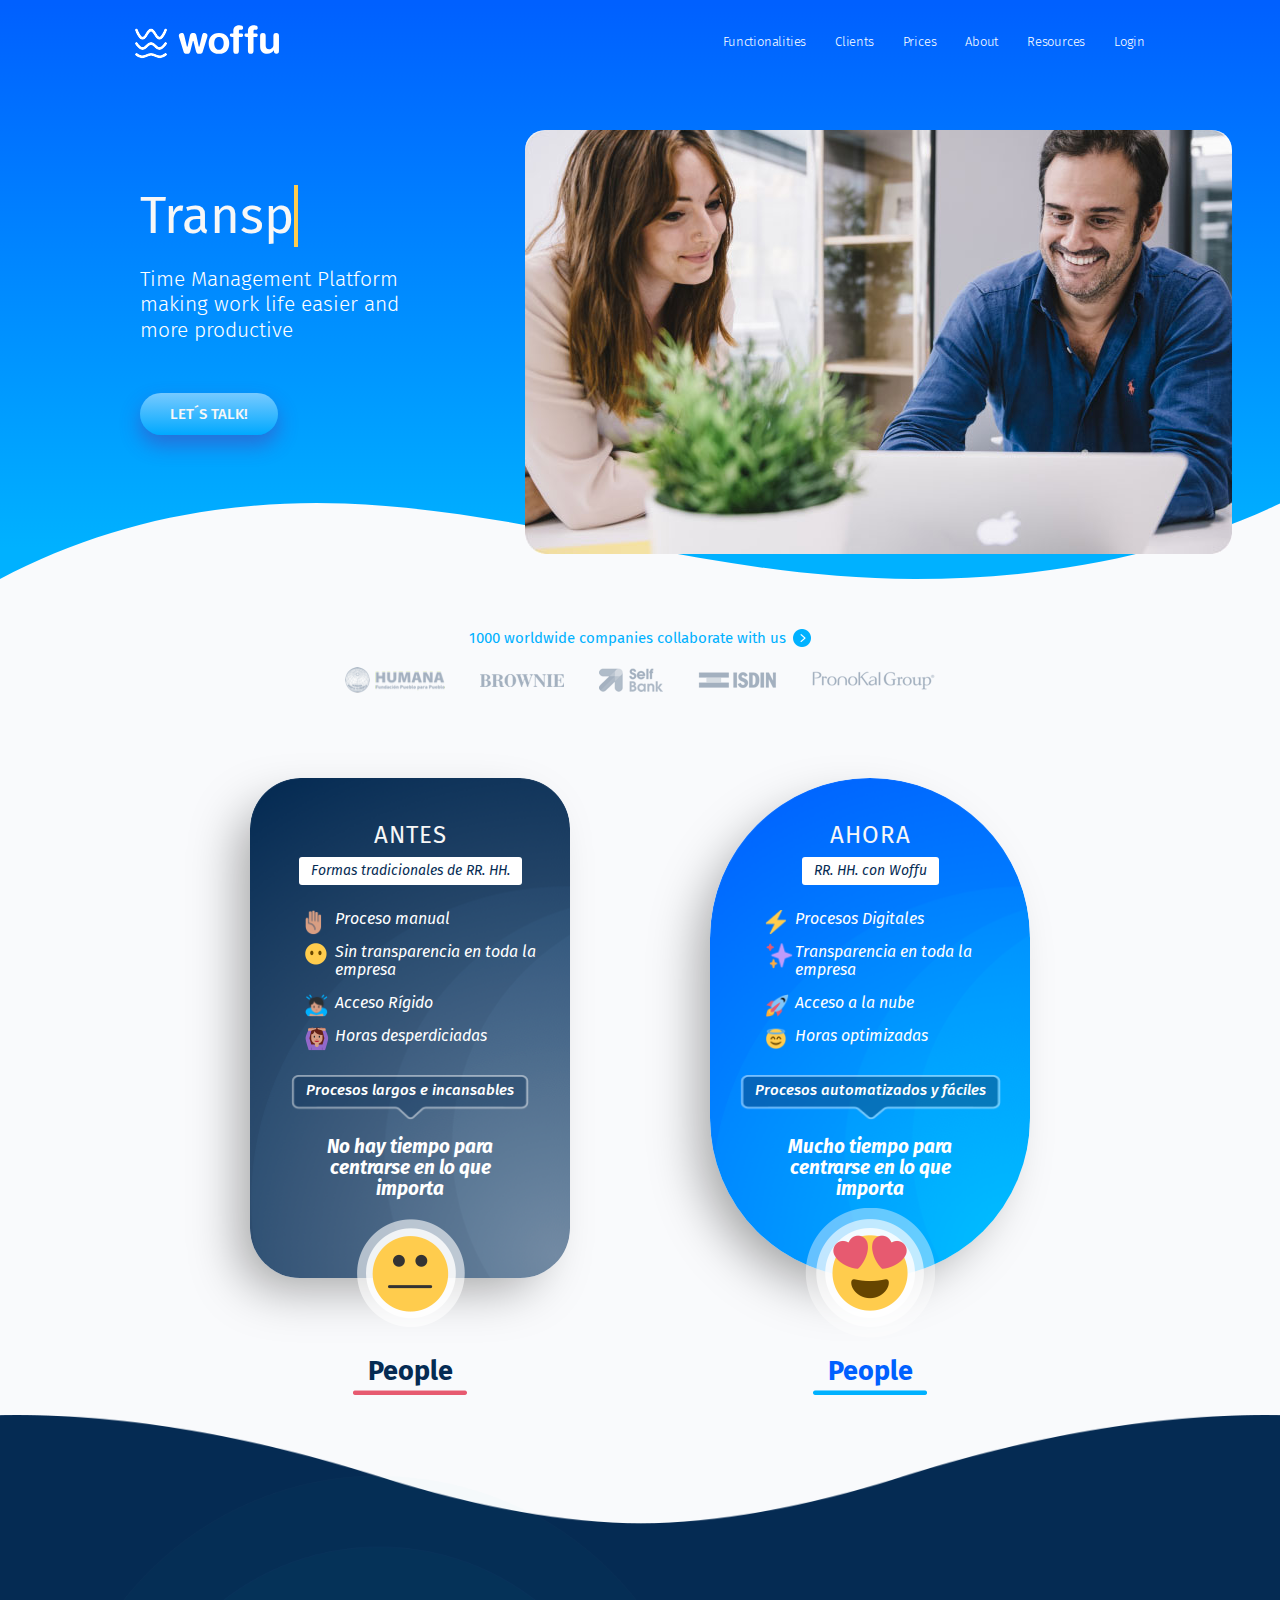
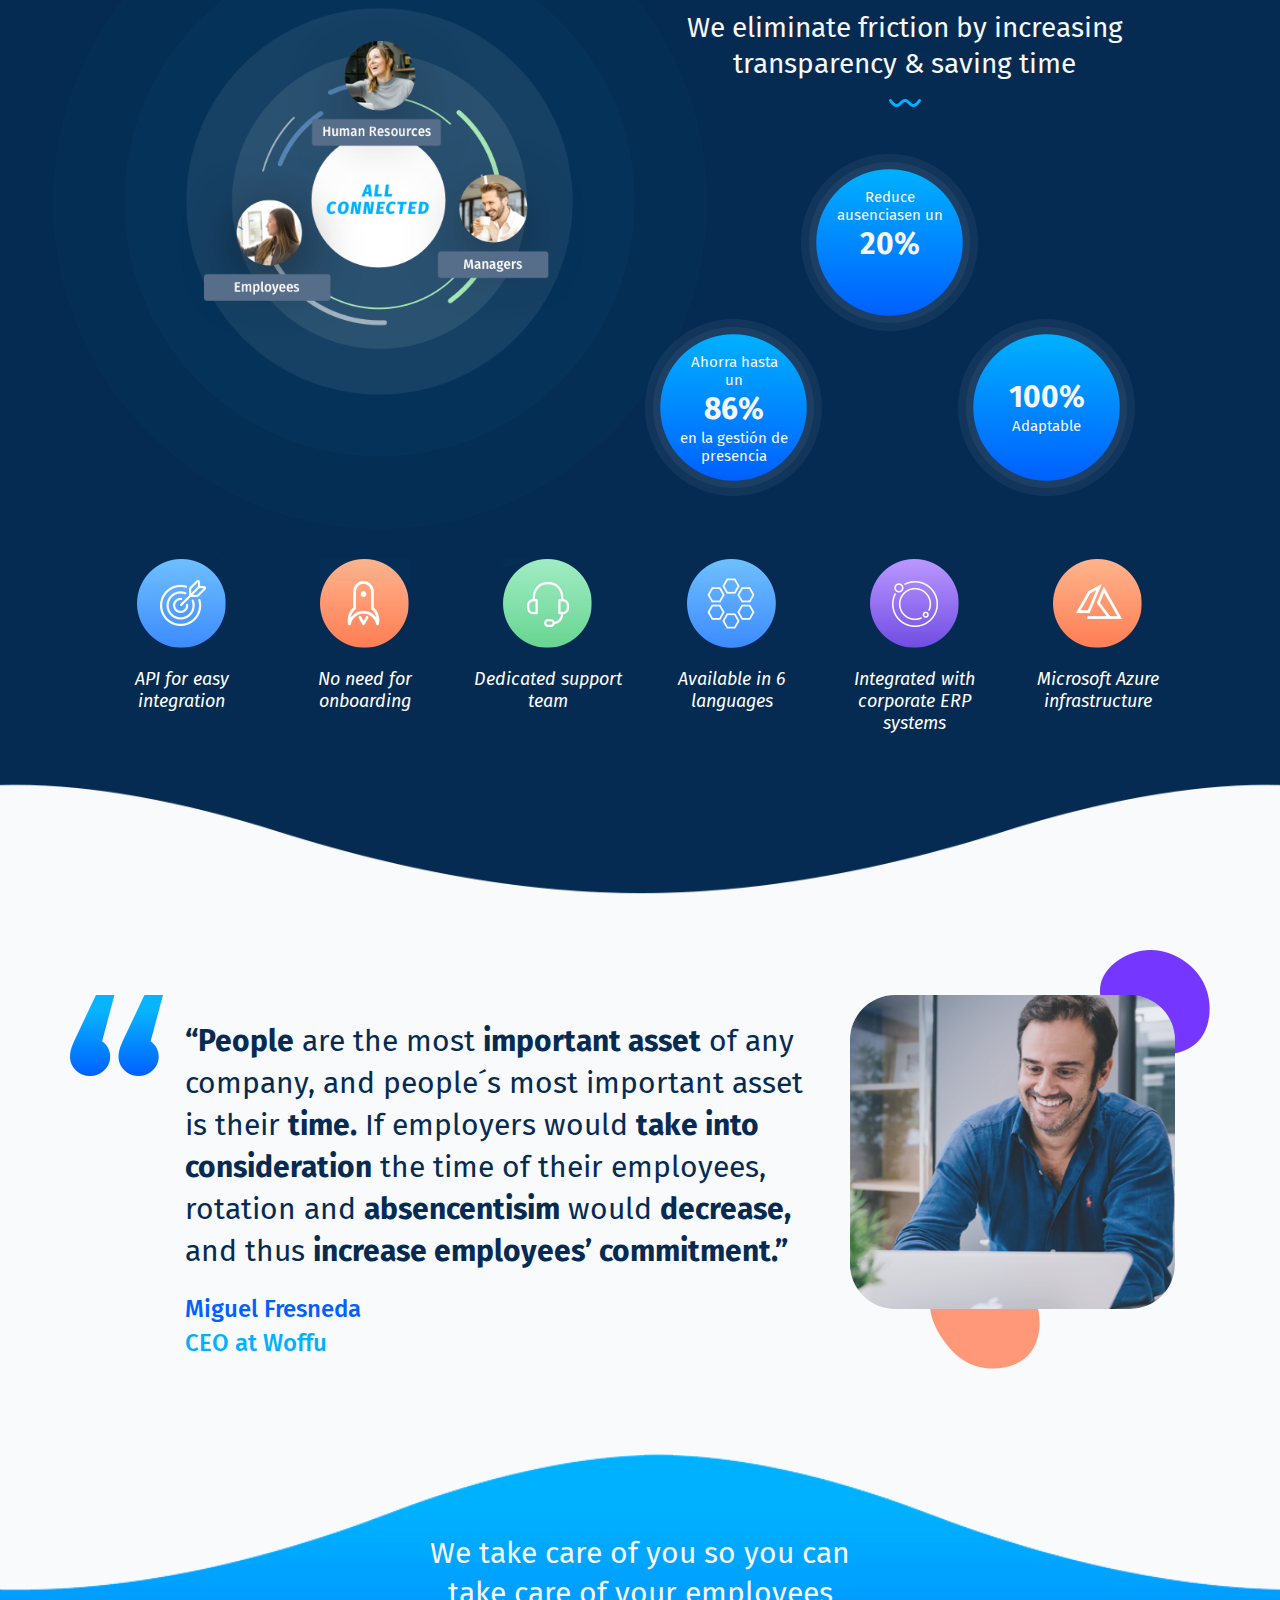
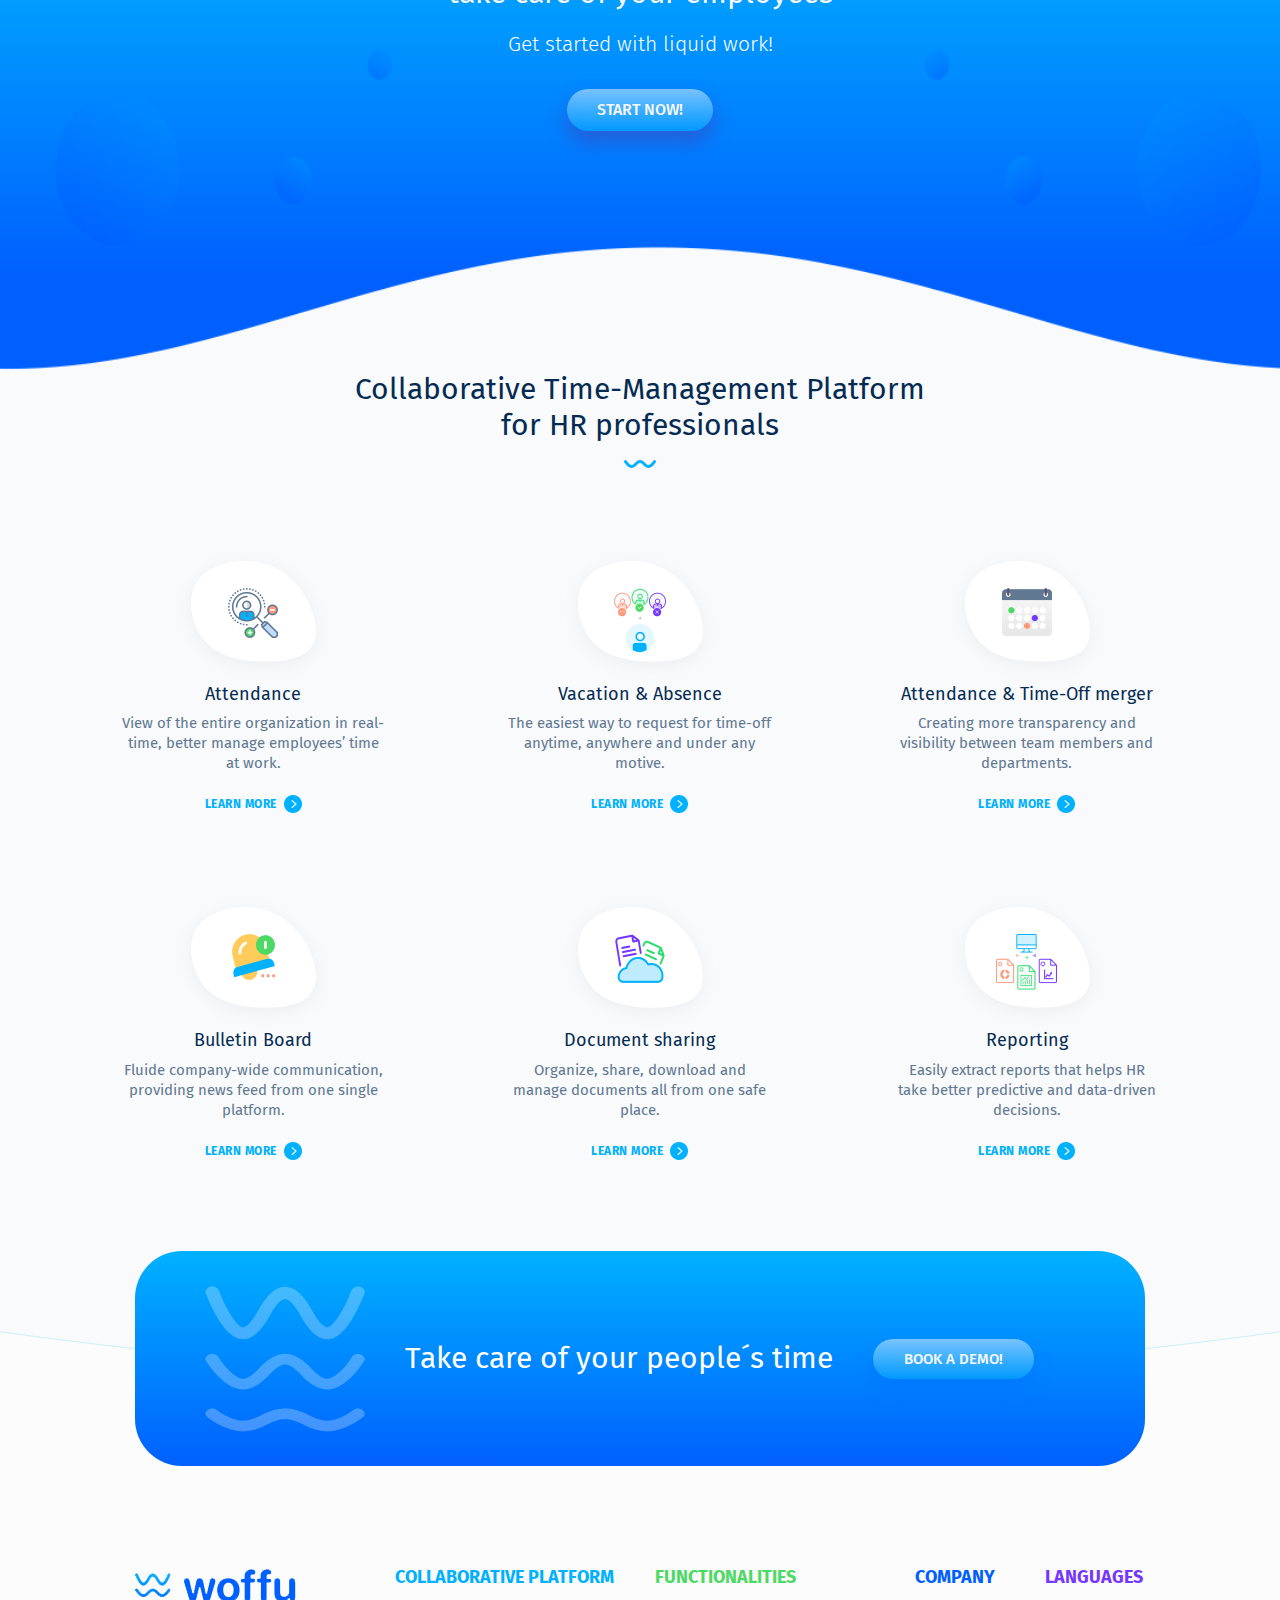
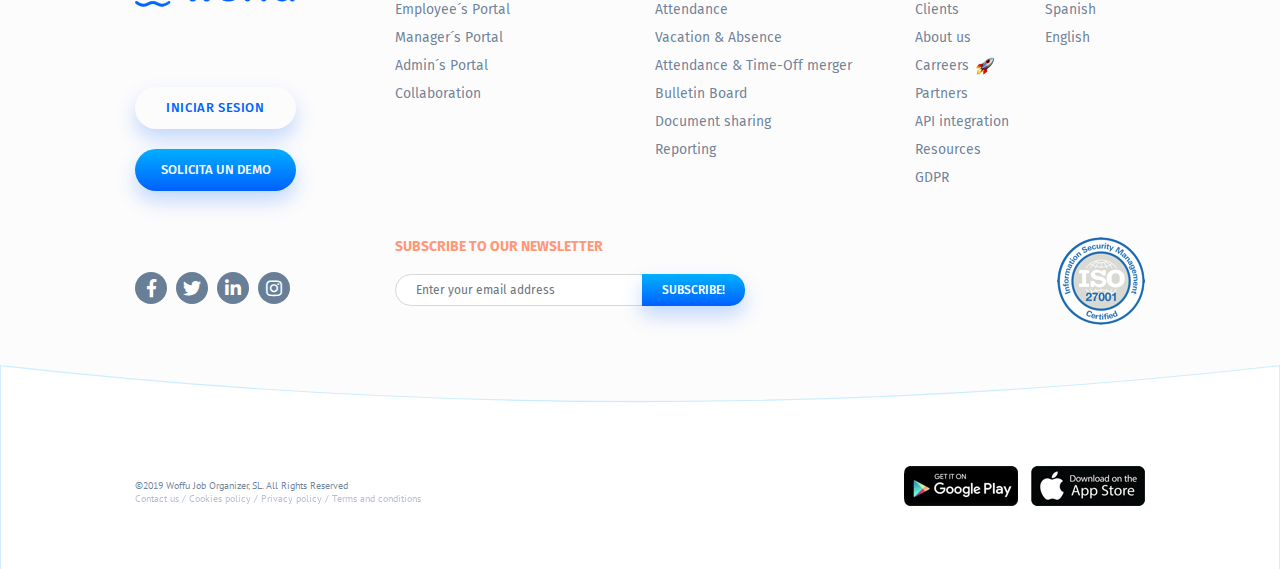
<file: index.html>
<!doctype html>
<html lang="en">
  <head>
    <meta charset="utf-8">
    <meta name="viewport" content="width=device-width, initial-scale=1, shrink-to-fit=no">
    <meta name="description" content="">
    <meta name="author" content="">
    <title>woffu | Index</title>
    <!--
    <link rel="icon" href="images/favicon.ico">
    -->

    <link rel="stylesheet" type="text/css" href="assets/bootstrap/4.3.1/css/bootstrap.css">
    <!--
    <link rel="stylesheet" href="https://stackpath.bootstrapcdn.com/bootstrap/4.3.1/css/bootstrap.min.css" integrity="sha384-ggOyR0iXCbMQv3Xipma34MD+dH/1fQ784/j6cY/iJTQUOhcWr7x9JvoRxT2MZw1T" crossorigin="anonymous">
    -->

    <link rel="stylesheet" type="text/css" href="assets/webfonts/fira-sans/fira-sans.css">
    <link rel="stylesheet" type="text/css" href="assets/webfonts/pt-sans/pt-sans.css">
    <link rel="stylesheet" type="text/css" href="css/style.css">
    <link rel="stylesheet" type="text/css" href="css/style-responsive.css">
    <link rel="stylesheet" type="text/css" href="assets/fontawesome/5.8.1/css/all.css">
    <link rel="stylesheet" type="text/css" href="assets/fontawesome/5.8.1/css/brands.css">
  </head>

  <body>

    <header id="header">
      <nav class="navbar navbar-expand-lg">
        <div class="container">
          <a class="navbar-brand" href="index.html">
            <img src="files/header-logo.svg" alt="woffu" width="144" height="34" />
            <img src="files/header-logo-affix.png" alt="woffu" width="144" height="34" />
          </a>
          <button class="navbar-toggler" type="button" data-toggle="collapse" data-target="#navbarNav" aria-controls="navbarNav" aria-expanded="false" aria-label="Toggle navigation"></button>
          <div id="navbarNav" class="collapse navbar-collapse justify-content-end">
            <ul>
              <li class="dropdown">
                <a href="#" data-toggle="dropdown">Functionalities</a>
                <div class="dropdown-menu" aria-labelledby="dropdownMenuButton">
                  <ul>
                    <li><a href="function.html">Attendance</a><li>
                    <li><a href="function.html">Vacation &amp; Absence</a></li>
                    <li><a href="function.html">Attendance &amp; Time-Off merger</a></li>
                    <li><a href="function.html">Bulletin Board</a></li>
                    <li><a href="function.html">Document sharing</a></li>
                    <li><a href="function.html">Reporting</a></li>
                  </ul>
                </div><!-- /.dropdown-menu -->
              </li><!-- /.dropdown -->
              <li><a href="clients.html">Clients</a></li>
              <li><a href="pricing.html">Prices</a></li>
              <li><a href="about.html">About</a></li>
              <li><a href="#">Resources</a></li>
              <li><a href="#">Login</a></li>
            </ul>
            <form class="form-inline">
              <button class="btn btn-outline-primary" type="submit">SIGN UP!</button>
            </form>
          </div>
        </div>
      </nav>
    </header><!-- /#header -->

    <main id="main">

      <section id="home-hero" class="hero">
        <div class="container">
          <div class="row">
            <div class="col-lg-4">
              <div class="article">
                <h1 class="typewrite" data='["Transparency","Communication","Flexibility","Optimization"]'></h1>
                <p>Time Management Platform making work life easier and more productive</p>
                <a href="#" class="btn btn-primary">Let´s Talk!</a>
              </div>
            </div>
            <div class="col-lg-8">
              <img src="files/home-hero.jpg" alt="" width="707" height="424" />
            </div>
          </div>
        </div><!-- /.container -->
      </section><!-- /#home-hero -->

      <section id="home-client">
        <div class="container">

          <div class="clients">
            <a class="more" href="clients.html">1000 worldwide companies collaborate with us</a>
            <ul>
              <li>
                <a href="#">
                  <img src="files/home-clients-01.png" alt="" width="100" height="26" />
                </a>
              </li>
              <li>
                <a href="#">
                  <img src="files/home-clients-02.png" alt="" width="84" height="13" />
                </a>
              </li>
              <li>
                <a href="#">
                  <img src="files/home-clients-03.png" alt="" width="64" height="24" />
                </a>
              </li>
              <li>
                <a href="#">
                  <img src="files/home-clients-04.png" alt="" width="79" height="17" />
                </a>
              </li>
              <li>
                <a href="#">
                  <img src="files/home-clients-05.png" alt="" width="123" height="19" />
                </a>
              </li>
            </ul>
          </div><!-- /.client-list -->

          <div class="row row-eq-height process">
            <div class="col-lg-6">

              <div class="before">
                <div class="inner">
                  <h3>Antes</h3>
                  <h4>Formas tradicionales de RR. HH.</h4>
                  <ul>
                    <li><img src="files/home-client-before-01.png" alt="" width="17" height="26" /> Proceso manual</li>
                    <li><img src="files/home-client-before-02.png" alt="" width="22" height="22" /> Sin transparencia en toda la empresa</li>
                    <li><img src="files/home-client-before-03.png" alt="" width="24" height="24" /> Acceso Rígido</li>
                    <li><img src="files/home-client-before-04.png" alt="" width="24" height="24" /> Horas desperdiciadas</li>
                  </ul>
                  <p>Procesos largos e incansables</p>
                  <p>No hay tiempo para centrarse en lo que importa</p>
                </div>
                <h2>People</h2>
              </div><!-- /.before -->

            </div><!-- /.col-lg-6 -->
            <div class="col-lg-6">

              <div class="now">
                <div class="inner">
                  <h3>Ahora</h3>
                  <h4>RR. HH. con Woffu</h4>
                  <ul>
                    <li><img src="files/home-client-now-01.png" alt="" width="22" height="26" /> Procesos Digitales</li>
                    <li><img src="files/home-client-now-02.png" alt="" width="28" height="27" /> Transparencia en toda la empresa</li>
                    <li><img src="files/home-client-now-03.png" alt="" width="25" height="25" /> Acceso a la nube</li>
                    <li><img src="files/home-client-now-04.png" alt="" width="22" height="23" /> Horas optimizadas</li>
                  </ul>
                  <p>Procesos automatizados y fáciles</p>
                  <p>Mucho tiempo para centrarse en lo que importa</p>
                </div>
                <h2>People</h2>
              </div><!-- /.now -->

            </div><!-- /.col-lg-6 -->
          </div><!-- /.row.process -->

        </div><!-- /.container -->
      </section><!-- /#home-client -->

      <section id="home-hr">
        <div class="container">
          <div class="row saving no-gutters">
            <div class="col-lg-7">
              <img src="files/home-hr.png" alt="" width="654" height="653" />
            </div>
            <div class="col-lg-5">
              <h2>We eliminate friction by increasing transparency & saving time</h2>
              <ul>
                <li>Reduce ausenciasen un<b>20%</b></li>
                <li>Ahorra hasta un <b>86%</b> en la gestión de presencia</li>
                <li><b>100%</b> Adaptable</li>
              </ul>
            </div>
          </div><!-- /.saving -->
          <div class="row items">
            <div class="col-6 col-lg-2">
              <img src="files/home-hr-item-01.png" alt="" width="90" height="90" />
              API for easy integration
            </div>
            <div class="col-6 col-lg-2">
              <img src="files/home-hr-item-02.png" alt="" width="90" height="90" />
              No need for onboarding
            </div>
            <div class="col-6 col-lg-2">
              <img src="files/home-hr-item-03.png" alt="" width="90" height="90" />
              <p>Dedicated support team</p>
            </div>
            <div class="col-6 col-lg-2">
              <img src="files/home-hr-item-04.png" alt="" width="90" height="90" />
              Available in 6 languages
            </div>
            <div class="col-6 col-lg-2">
              <img src="files/home-hr-item-05.png" alt="" width="90" height="90" />
              Integrated with corporate ERP systems
            </div>
            <div class="col-6 col-lg-2">
              <img src="files/home-hr-item-06.png" alt="" width="90" height="90" />
              Microsoft Azure infrastructure
            </div>
          </div><!-- /.items -->
        </div><!-- /.container -->
      </section><!-- /#home-hr -->

      <section id="home-comments">
        <div class="container">
          <div class="row">
            <div class="col-lg-8">
              <p>
                <b>“People</b> are the most <b>important asset</b> of any company, and people´s most important asset is their <b>time.</b>
                If employers would <b>take into consideration</b> the time of their employees, rotation and <b>absencentisim</b> would <b>decrease,</b> and thus <b>increase employees’ commitment.”</b>
              </p>
              <h3>Miguel Fresneda</h3>
              <h4>CEO at Woffu</h4>
            </div><!-- /.col-lg-8 -->
            <div class="col-lg-4">
              <div class="img">
                <img src="files/home-comments.png" alt="" width="353" height="341" />
              </div>
            </div><!-- /.col-lg-4 -->
          </div><!-- /.row -->
        </div><!-- /.container -->
      </section><!-- /#home-comments -->

      <section id="home-start">
        <div class="container">
          <p>We take care of you so you can take care of your employees</p>
          <p>Get started with liquid work! </p>
          <a class="btn btn-primary" href="https://www.woffu.com/es">START NOW!</a>
        </div><!-- /.container -->
      </section><!-- /#home-start -->

      <section id="home-platform">
        <div class="container">
          <h2>Collaborative Time-Management Platform for HR professionals</h2>
          <div class="row">
            <div class="col-lg-4">

              <div class="item">
                <div class="img">
                  <img src="files/home-platform-01.png" alt="" width="50" height="50" />
                </div><!-- /.img -->
                <h3>Attendance</h3>
                <p>View of the entire organization in real-time, better manage employees’ time at work.</p>
                <a class="more" href="#">Learn more</a>
              </div><!-- /.item -->
              
            </div>
            <div class="col-lg-4">

              <div class="item">
                <div class="img">
                  <img src="files/home-platform-02.png" alt="" width="52" height="65" />
                </div><!-- /.img -->
                <h3>Vacation & Absence</h3>
                <p>The easiest way to request for time-off anytime, anywhere and under any motive.</p>
                <a class="more" href="#">Learn more</a>
              </div><!-- /.item -->
              
            </div>
            <div class="col-lg-4">

              <div class="item">
                <div class="img">
                  <img src="files/home-platform-03.png" alt="" width="50" height="48" />
                </div><!-- /.img -->
                <h3>Attendance & Time-Off merger</h3>
                <p>Creating more transparency and visibility between team members and departments.</p>
                <a class="more" href="#">Learn more</a>
              </div><!-- /.item -->
              
            </div>
            <div class="col-lg-4">

              <div class="item">
                <div class="img">
                  <img src="files/home-platform-04.png" alt="" width="43" height="46" />
                </div><!-- /.img -->
                <h3>Bulletin Board</h3>
                <p>Fluide company-wide communication, providing news feed from one single platform.</p>
                <a class="more" href="#">Learn more</a>
              </div><!-- /.item -->
              
            </div>
            <div class="col-lg-4">
              
              <div class="item">
                <div class="img">
                  <img src="files/home-platform-05.png" alt="" width="50" height="49" />
                </div><!-- /.img -->
                <h3>Document sharing</h3>
                <p>Organize, share, download and manage documents all from one safe place.</p>
                <a class="more" href="#">Learn more</a>  
              </div><!-- /.item -->
              
            </div>
            <div class="col-lg-4">
              
              <div class="item">
                <div class="img">
                  <img src="files/home-platform-06.png" alt="" width="61" height="56" />
                </div><!-- /.img -->
                <h3>Reporting</h3>
                <p>Easily extract reports that helps HR take better predictive and data-driven decisions.</p>
                <a class="more" href="#">Learn more</a>    
              </div><!-- /.item -->
              
            </div>
          </div><!-- /.row -->
        </div><!-- /.container -->
      </section><!-- /#home-platform -->

    </main><!-- #main -->

    <footer id="footer">

      <section class="top">
        
        <section id="demo" class="d-flex align-items-center">
          <table class="table">
            <tr>
              <td><img src="files/footer-demo.png" alt="" width="160" height="146" /></td>
              <td><p>Take care of your people´s time</p></td>
              <td><a class="btn btn-primary" href="#">BOOK A DEMO!</a></td>
            </tr>
          </table>
        </section><!-- /#demo -->

        <div class="container">
          <div class="row">
            <div class="col-lg-3">

              <a class="navbar-brand" href="index.html">
                <img src="files/footer-logo.png" alt="woffu" width="161" height="38" />
              </a>
              <form>
                <button class="btn btn-light" type="submit">Iniciar sesion</button>
              </form>
              <a class="btn btn-primary" href="#">Solicita un demo</a>
              <div class="social d-lg-none">
                <ul>
                  <li><a href="#" class="fab fa-facebook-f"></a></li>
                  <li><a href="#" class="fab fa-twitter"></a></li>
                  <li><a href="#" class="fab fa-linkedin-in"></a></li>
                  <li><a href="#" class="fab fa-instagram"></a></li>
                </ul>  
              </div><!-- /.social -->

            </div><!-- /.col-lg-3 -->
            <div class="col-lg-9">
              
              <div class="row nav">
                <div class="col-lg-4">
                  <h6>COLLABORATIVE PLATFORM</h6>
                  <ul>
                    <li><a href="#">Employee´s Portal </a></li>
                    <li><a href="#">Manager´s Portal </a></li>
                    <li><a href="#">Admin´s Portal</a></li>
                    <li><a href="#">Collaboration</a></li>
                  </ul>
                </div>
                <div class="col-lg-4">
                  <h6>FUNCTIONALITIES</h6>
                  <ul>
                    <li><a href="#">Attendance</a></li>
                    <li><a href="#">Vacation &amp; Absence</a></li>
                    <li><a href="#">Attendance &amp; Time-Off merger</a></li>
                    <li><a href="#">Bulletin Board</a></li>
                    <li><a href="#">Document sharing</a></li>
                    <li><a href="#">Reporting</a></li>
                  </ul>
                </div>
                <div class="col-lg-2">
                  <h6>COMPANY</h6>
                  <ul>
                    <li><a href="#">Clients</a></li>
                    <li><a href="about.html">About us</a></li>
                    <li class="carreers"><a href="carreers.html">Carreers</a></li>
                    <li><a href="#">Partners</a></li>
                    <li><a href="#">API integration</a></li>
                    <li><a href="#">Resources</a></li>
                    <li><a href="#">GDPR</a></li>
                  </ul>
                </div>
                <div class="col-lg-2">
                  <h6>LANGUAGES</h6>
                  <ul>
                    <li><a href="#">Spanish</a></li>
                    <li><a href="#">English</a></li>
                  </ul>
                </div>
              </div><!-- /.row -->
              
            </div><!-- /.col-lg-9 -->
            <div class="col-lg-3">
              
              <div class="social d-none d-lg-block">
                <ul>
                  <li><a href="#" class="fab fa-facebook-f"></a></li>
                  <li><a href="#" class="fab fa-twitter"></a></li>
                  <li><a href="#" class="fab fa-linkedin-in"></a></li>
                  <li><a href="#" class="fab fa-instagram"></a></li>
                </ul>  
              </div><!-- /.social -->

            </div><!-- /.col-lg-3 -->
            <div class="col-lg-9">
              <div class="row">
                <div class="col-lg-8">
                  
                  <div class="newsletter">
                    <form>
                      <label>SUBSCRIBE TO OUR NEWSLETTER</label>
                      <div class="input-group">
                        <input type="text" class="form-control" placeholder="Enter your email address" aria-label="Enter your email address" aria-describedby="newsletter-submit">
                        <div class="input-group-append">
                          <button id="newsletter-submit" class="btn" type="button">SUBSCRIBE!</button>
                        </div>
                      </div>
                    </form>
                  </div><!-- /.newsletter -->    

                </div><!-- /.col-lg-8 -->
                <div class="col-lg-4">
              
                  <div class="iso">
                    <img src="files/footer-iso.png" alt="" width="88" height="88" />  
                  </div><!-- .iso -->    

                </div><!-- /.col-lg-4 -->
              </div><!-- /.row -->
            </div><!-- /.col-lg-9 -->
          </div><!-- /.row -->
        </div><!-- /.container -->
      </section><!-- /.top -->

      <section class="bottom">
        <div class="container">
          <div class="row">
            <div class="col-lg-6">

              <div class="copyright">
                ©2019 Woffu Job Organizer, SL. All Rights Reserved
                <ul>
                  <li><a href="contact.html">Contact us</a></li>
                  <li><a href="#">Cookies policy</a></li>
                  <li><a href="#">Privacy policy</a></li>
                  <li><a href="#">Terms and conditions</a></li>
                </ul>
              </div><!-- /.copyright -->
              
            </div><!-- /.col-lg-6 -->
            <div class="col-lg-6">

              <div class="apk">
                <ul>
                  <li>
                    <a class="google-play" href="https://play.google.com/store/apps/details?id=com.woffu.app&hl=es_US&pcampaignid=MKT-Other-global-all-co-prtnr-py-PartBadge-Mar2515-1">
                    </a>
                  </li>
                  <li>
                    <a class="app-store" href="https://apps.apple.com/es/app/woffu/id1438117209">
                    </a>
                  </li>
                </ul>
              </div><!-- /.apk -->

            </div><!-- /.col-lg-6 -->
          </div><!-- /.row -->
        </div><!-- /.container -->
      </section><!-- /.bottom -->
    </footer><!-- /#footer -->

    <script src="assets/jquery/3.4.1/jquery.min.js"></script>
    <script src="assets/popper/1.14.7/popper-min.js"></script>
    <script src="assets/bootstrap/4.3.1/js/bootstrap.min.js"></script>
    <script type="text/javascript">

      //SCRIPT PARA LOGRAR EL EFECTO DE ESCRITURA EN H1 DE HERO
      var TxtType = function(el, toRotate, period) {
        this.toRotate = toRotate;
        this.el = el;
        this.loopNum = 0;
        this.period = parseInt(period, 10) || 2000;
        this.txt = '';
        this.tick();
        this.isDeleting = false;
      };

      TxtType.prototype.tick = function() {
        var i = this.loopNum % this.toRotate.length;
        var fullTxt = this.toRotate[i];
        if (this.isDeleting) {
          this.txt = fullTxt.substring(0, this.txt.length - 1);
        } 
        else {
          this.txt = fullTxt.substring(0, this.txt.length + 1);
        }

        this.el.innerHTML = '<span class="wrap">'+this.txt+'</span>';

        var that = this;
        var delta = 200 - Math.random() * 100;

        if (this.isDeleting) { delta /= 2; }

        if (!this.isDeleting && this.txt === fullTxt) {
          delta = this.period;
          this.isDeleting = true;
        } 
        else if (this.isDeleting && this.txt === '') {
          this.isDeleting = false;
          this.loopNum++;
          delta = 500;
        }
        setTimeout(function() {
          that.tick();
        }, delta);
      };

      window.onload = function() {
        var element = document.getElementsByClassName('typewrite')[0];
        var data = element.getAttribute("data"); 
        if (data) {
          new TxtType(element, JSON.parse(data), 2000);
        }
      };

      //STICKY HEADER
      $(window).scroll(function() {
        if ($(window).width() > 991 && $(document).scrollTop() > 100) {
            $('#header').addClass('affix');
        } 
        else {
          $('#header').removeClass('affix');
        }
      });

    </script>

    <!--
    <script src="https://code.jquery.com/jquery-3.3.1.slim.min.js" integrity="sha384-q8i/X+965DzO0rT7abK41JStQIAqVgRVzpbzo5smXKp4YfRvH+8abtTE1Pi6jizo" crossorigin="anonymous"></script>
    <script src="https://cdnjs.cloudflare.com/ajax/libs/popper.js/1.14.7/umd/popper.min.js" integrity="sha384-UO2eT0CpHqdSJQ6hJty5KVphtPhzWj9WO1clHTMGa3JDZwrnQq4sF86dIHNDz0W1" crossorigin="anonymous"></script>
    <script src="https://stackpath.bootstrapcdn.com/bootstrap/4.3.1/js/bootstrap.min.js" integrity="sha384-JjSmVgyd0p3pXB1rRibZUAYoIIy6OrQ6VrjIEaFf/nJGzIxFDsf4x0xIM+B07jRM" crossorigin="anonymous"></script>
    -->

  </body>
</html>
</file>
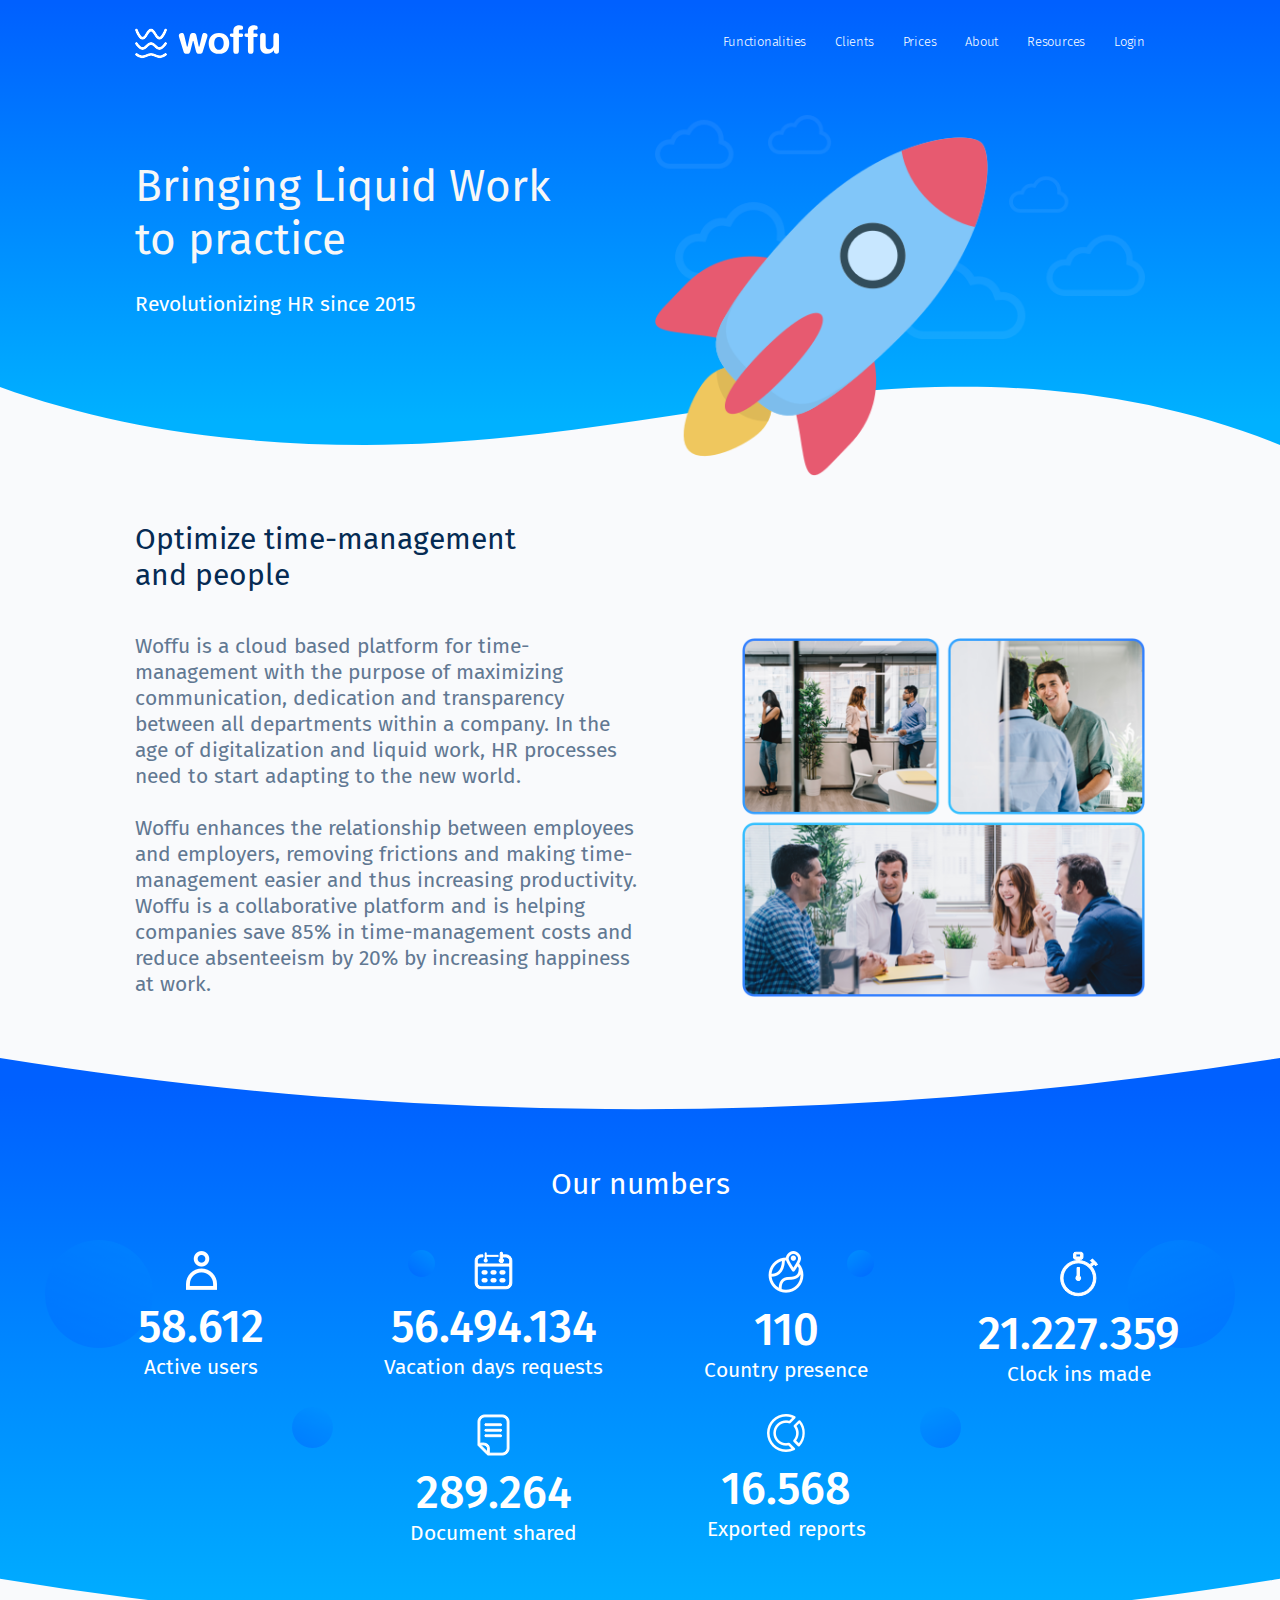
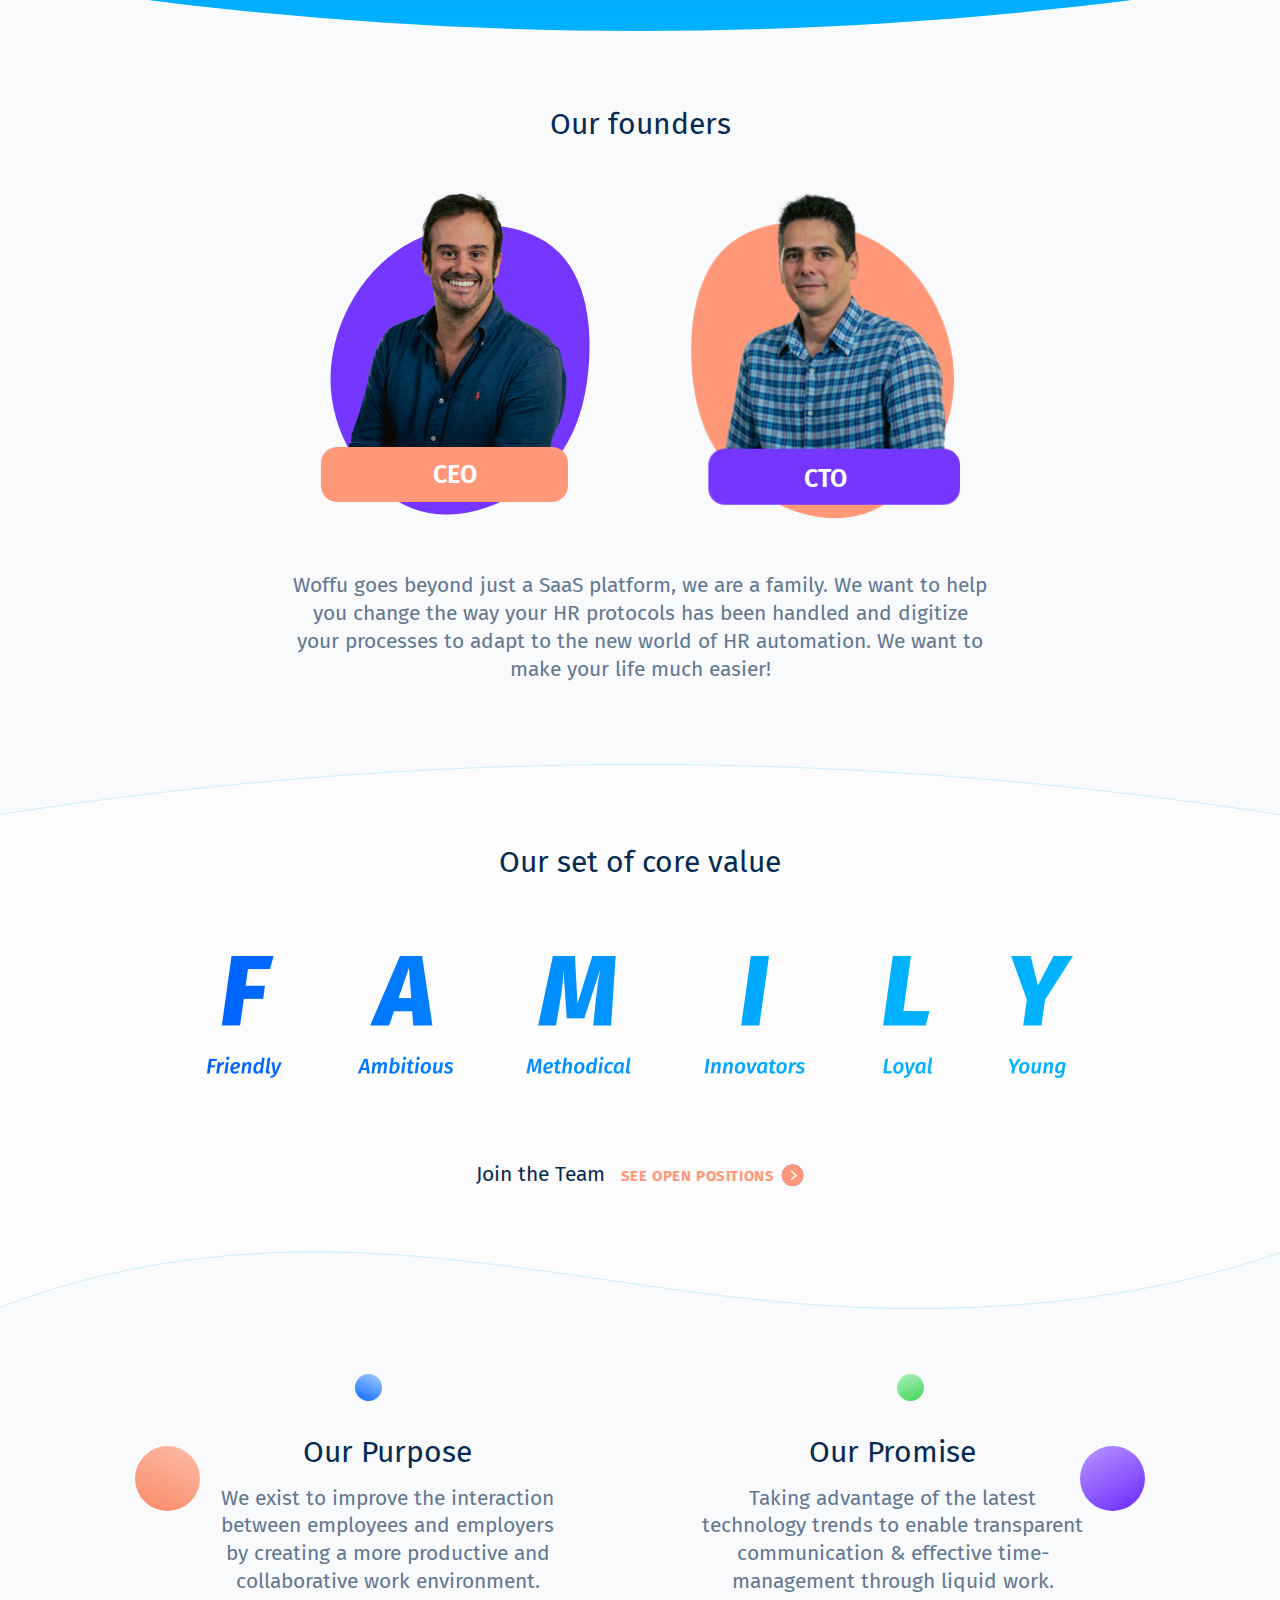
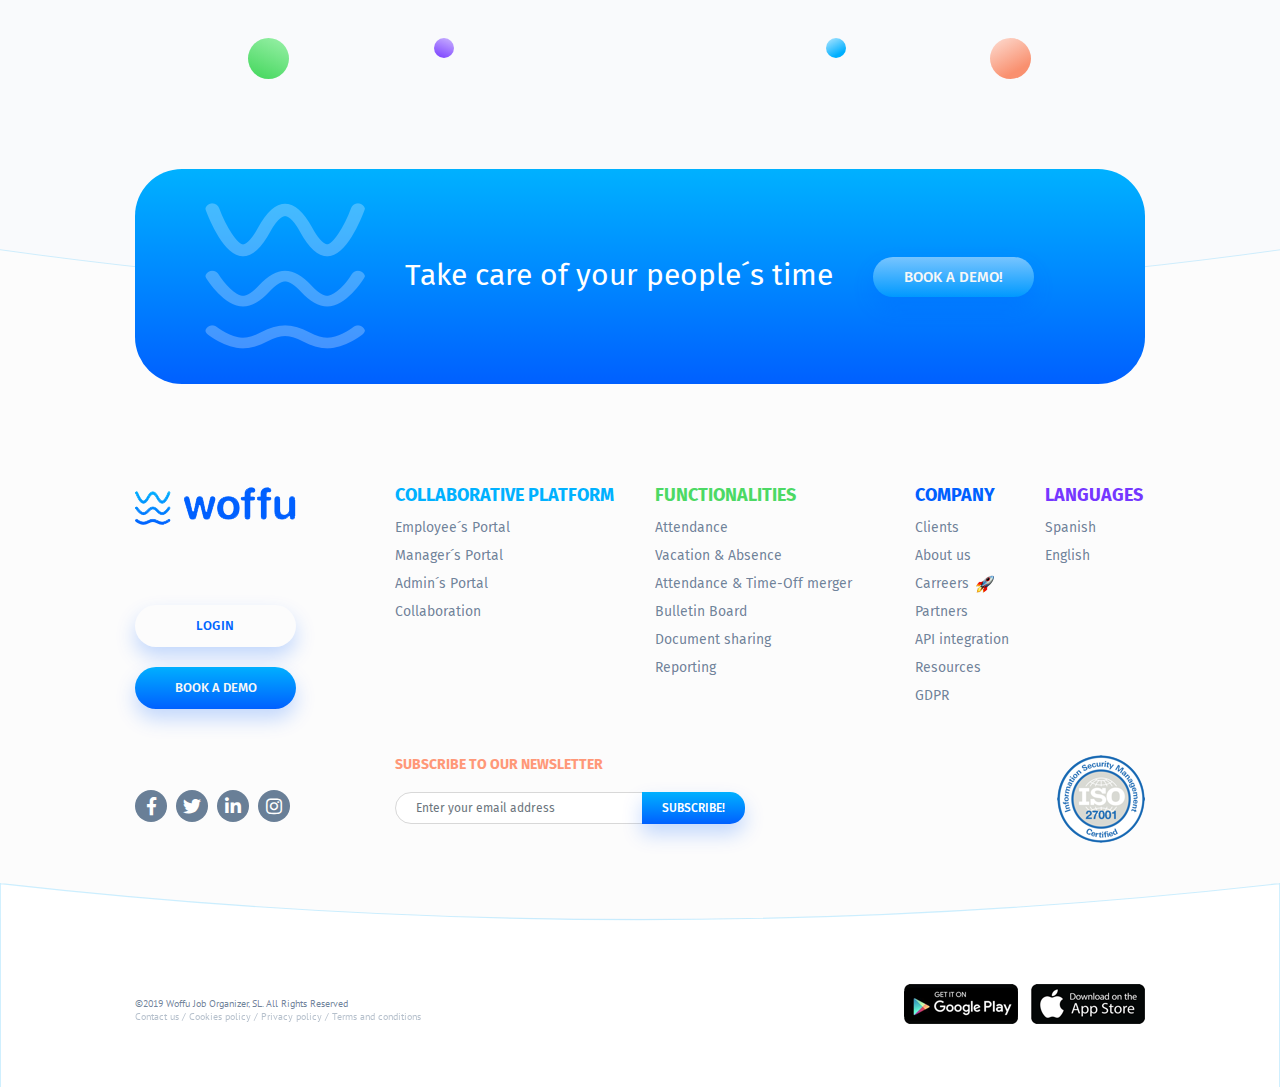
<file: about.html>
<!doctype html>
<html lang="en">
  <head>
    <meta charset="utf-8">
    <meta name="viewport" content="width=device-width, initial-scale=1, shrink-to-fit=no">
    <meta name="description" content="">
    <meta name="author" content="">
    <title>woffu | About</title>
    <!--
    <link rel="icon" href="images/favicon.ico">
    -->

    <link rel="stylesheet" type="text/css" href="assets/bootstrap/4.3.1/css/bootstrap.css">
    <!--
    <link rel="stylesheet" href="https://stackpath.bootstrapcdn.com/bootstrap/4.3.1/css/bootstrap.min.css" integrity="sha384-ggOyR0iXCbMQv3Xipma34MD+dH/1fQ784/j6cY/iJTQUOhcWr7x9JvoRxT2MZw1T" crossorigin="anonymous">
    -->

    <link rel="stylesheet" type="text/css" href="assets/webfonts/fira-sans/fira-sans.css">
    <link rel="stylesheet" type="text/css" href="assets/webfonts/pt-sans/pt-sans.css">
    <link rel="stylesheet" type="text/css" href="css/style.css">
    <link rel="stylesheet" type="text/css" href="css/style-responsive.css">
    <link rel="stylesheet" type="text/css" href="assets/fontawesome/5.8.1/css/all.css">
    <link rel="stylesheet" type="text/css" href="assets/fontawesome/5.8.1/css/brands.css">
  </head>

  <body>

    <header id="header">
      <nav class="navbar navbar-expand-lg">
        <div class="container">
          <a class="navbar-brand" href="index.html">
            <img src="files/header-logo.svg" alt="woffu" width="144" height="34" />
            <img src="files/header-logo-affix.png" alt="woffu" width="144" height="34" />
          </a>
          <button class="navbar-toggler" type="button" data-toggle="collapse" data-target="#navbarNav" aria-controls="navbarNav" aria-expanded="false" aria-label="Toggle navigation"></button>
          <div id="navbarNav" class="collapse navbar-collapse justify-content-end">
            <ul>
              <li class="dropdown">
                <a href="#" data-toggle="dropdown">Functionalities</a>
                <div class="dropdown-menu" aria-labelledby="dropdownMenuButton">
                  <ul>
                    <li><a href="function.html">Vacation &amp; Absence</a></li>
                    <li><a href="function.html">Attendance &amp; Time-Off merger</a></li>
                    <li><a href="function.html">Bulletin Board</a></li>
                    <li><a href="function.html">Document sharing</a></li>
                    <li><a href="function.html">Reporting</a></li>
                  </ul>
                </div><!-- /.dropdown-menu -->
              </li><!-- /.dropdown -->
              <li><a href="clients.html">Clients</a></li>
              <li><a href="pricing.html">Prices</a></li>
              <li class="active"><a href="about.html">About</a></li>
              <li><a href="#">Resources</a></li>
              <li><a href="#">Login</a></li>
            </ul>
            <form class="form-inline">
              <button class="btn btn-outline-primary" type="submit">SIGN UP!</button>
            </form>
          </div>
        </div>
      </nav>
    </header><!-- #header -->

    <main id="main">

      <section id="about-hero" class="hero">
        <div class="container">
          <div class="row">
            <div class="col-lg-6">
              <div class="article">
                <h1>Bringing Liquid Work to practice</h1>
                <p>Revolutionizing HR since 2015</p>
              </div>
            </div>
            <div class="col-lg-6">
              <img src="files/about-hero.png" alt="" width="512" height="377" />  
            </div>
          </div>
        </div><!-- /.container -->
      </section><!-- /#about-hero -->

      <section id="about-optimize">
        <div class="container">
          <h2>Optimize time-management and people</h2>
          <div class="row">
            <div class="col-lg-7">

              <p>
                Woffu is a cloud based platform for time-management with the purpose of maximizing communication, dedication and transparency between all departments within a company.
                In the age of digitalization and liquid work, HR processes need to start adapting to the new world.
              </p>
              <p>
                Woffu enhances the relationship between employees and employers, removing frictions and making time-management easier and thus increasing productivity. Woffu is a collaborative platform and is helping companies save 85% in time-management costs and reduce absenteeism by 20% by increasing happiness at work.
              </p>

            </div><!-- /.col-lg-7 -->
            <div class="col-lg-5">

              <div class="img">
                <img src="files/about-optimize.png" alt="" width="427" height="380" />  
              </div><!-- /.img -->
              
            </div><!-- /.col-lg-5 -->
          </div>
          <!-- /.row -->
        </div><!-- .container -->
      </section><!-- #about-optimize -->

      <section id="about-numbers">
        <div>
          <div class="container">
            <h2>Our numbers</h2>
            <ul>
              <li>
                <img src="files/about-numbers-01.png" alt="" width="31" height="39" />
                <h3>58.612</h3>
                <p>Active users</p>
              </li>
              <li>
                <img src="files/about-numbers-02.png" alt="" width="39" height="39" />
                <h3>56.494.134</h3>
                <p>Vacation days requests</p>
              </li>
              <li>
                <img src="files/about-numbers-03.png" alt="" width="36" height="42" />
                <h3>110</h3>
                <p>Country presence</p>
              </li>
              <li>
                <img src="files/about-numbers-04.png" alt="" width="38" height="46" />
                <h3>21.227.359</h3>
                <p>Clock ins made</p>
              </li>
              <li>
                <img src="files/about-numbers-05.png" alt="" width="33" height="42" />
                <h3>289.264</h3>
                <p>Document shared</p>
              </li>
              <li>
                <img src="files/about-numbers-06.png" alt="" width="38" height="38" />
                <h3>16.568</h3>
                <p>Exported reports</p>
              </li>
            </ul>
          </div><!-- /.container -->
        </div>
      </section><!-- /#about-numbers -->

      <section id="about-founders">
        <div class="container">
          <h2>Our founders</h2>
          <ul>
            <li>
              <img src="files/about-founders-01.png" alt="" width="269" height="232" />
              <h3>CEO</h3>
            </li>
            <li>
              <img src="files/about-founders-02.png" alt="" width="269" height="232" />
              <h3>CTO</h3>
            </li>
          </ul>
          <p>
            Woffu goes beyond just a SaaS platform, we are a family. We want to help you change the way your HR protocols has been handled and digitize your processes to adapt to the new world of HR automation. We want to make your life much easier!
          </p>
        </div><!-- /.container --> 
      </section><!-- /#about-founders -->

      <section id="about-family">
        <div class="container">
          <h2>Our set of core value</h2>
          <ul>
            <li><img src="files/about-family-f.png" alt="" width="76" height="123" /></li>
            <li><img src="files/about-family-a.png" alt="" width="100" height="123" /></li>
            <li><img src="files/about-family-m.png" alt="" width="111" height="123" /></li>
            <li><img src="files/about-family-i.png" alt="" width="105" height="123" /></li>
            <li><img src="files/about-family-l.png" alt="" width="56" height="123" /></li>
            <li><img src="files/about-family-y.png" alt="" width="68" height="123" /></li>
          </ul>
          <div class="join">Join the Team <a href="carreers.html">SEE OPEN POSITIONS</a></div>
        </div><!-- /.container -->
      </section><!-- /#about-family -->

      <section id="about-ourpp">
        <div class="container">
          <div class="row no-gutters">
            <div class="col-lg-6">
              <article class="purpose">
                <h2>Our Purpose</h2>
                <p>
                  We exist to improve the interaction between employees and employers by creating a more productive and collaborative work environment.
                </p>
              </article>
            </div><!-- /.col-lg-6 -->
            <div class="col-lg-6">
              <article class="promise">
                <h2>Our Promise</h2>
                <p>
                  Taking advantage of the latest technology trends to enable transparent communication & effective time-management through liquid work.
                </p>
              </article>
            </div><!-- /.col-lg-6 -->
          </div><!-- /.row -->
        </div><!-- /.container -->
      </section><!-- /#about-ourpp -->

    </main><!-- #main -->

    <footer id="footer">

      <section class="top">
        
        <section id="demo" class="d-flex align-items-center">
          <table class="table">
            <tr>
              <td><img src="files/footer-demo.png" alt="" width="160" height="146" /></td>
              <td><p>Take care of your people´s time</p></td>
              <td><a class="btn btn-primary" href="#">BOOK A DEMO!</a></td>
            </tr>
          </table>
        </section><!-- /#demo -->

        <div class="container">
          <div class="row">
            <div class="col-lg-3">

              <a class="navbar-brand" href="index.html">
                <img src="files/footer-logo.png" alt="woffu" width="161" height="38" />
              </a>
              <form>
                <button class="btn btn-light" type="submit">login</button>
              </form>
              <a class="btn btn-primary" href="#">BOOK A DEMO</a>
              <div class="social d-lg-none">
                <ul>
                  <li><a href="#" class="fab fa-facebook-f"></a></li>
                  <li><a href="#" class="fab fa-twitter"></a></li>
                  <li><a href="#" class="fab fa-linkedin-in"></a></li>
                  <li><a href="#" class="fab fa-instagram"></a></li>
                </ul>  
              </div><!-- /.social -->

            </div><!-- /.col-lg-3 -->
            <div class="col-lg-9">
              
              <div class="row nav">
                <div class="col-lg-4">
                  <h6>COLLABORATIVE PLATFORM</h6>
                  <ul>
                    <li><a href="#">Employee´s Portal </a></li>
                    <li><a href="#">Manager´s Portal </a></li>
                    <li><a href="#">Admin´s Portal</a></li>
                    <li><a href="#">Collaboration</a></li>
                  </ul>
                </div>
                <div class="col-lg-4">
                  <h6>FUNCTIONALITIES</h6>
                  <ul>
                    <li><a href="#">Attendance</a></li>
                    <li><a href="#">Vacation &amp; Absence</a></li>
                    <li><a href="#">Attendance &amp; Time-Off merger</a></li>
                    <li><a href="#">Bulletin Board</a></li>
                    <li><a href="#">Document sharing</a></li>
                    <li><a href="#">Reporting</a></li>
                  </ul>
                </div>
                <div class="col-lg-2">
                  <h6>COMPANY</h6>
                  <ul>
                    <li><a href="#">Clients</a></li>
                    <li class="active"><a href="about.html">About us</a></li>
                    <li class="carreers"><a href="#">Carreers</a></li>
                    <li><a href="#">Partners</a></li>
                    <li><a href="#">API integration</a></li>
                    <li><a href="#">Resources</a></li>
                    <li><a href="#">GDPR</a></li>
                  </ul>
                </div>
                <div class="col-lg-2">
                  <h6>LANGUAGES</h6>
                  <ul>
                    <li><a href="#">Spanish</a></li>
                    <li><a href="#">English</a></li>
                  </ul>
                </div>
              </div><!-- /.row -->
              
            </div><!-- /.col-lg-9 -->
            <div class="col-lg-3">
              
              <div class="social d-none d-lg-block">
                <ul>
                  <li><a href="#" class="fab fa-facebook-f"></a></li>
                  <li><a href="#" class="fab fa-twitter"></a></li>
                  <li><a href="#" class="fab fa-linkedin-in"></a></li>
                  <li><a href="#" class="fab fa-instagram"></a></li>
                </ul>  
              </div><!-- /.social -->

            </div><!-- /.col-lg-3 -->
            <div class="col-lg-9">
              <div class="row">
                <div class="col-lg-8">
                  
                  <div class="newsletter">
                    <form>
                      <label>SUBSCRIBE TO OUR NEWSLETTER</label>
                      <div class="input-group">
                        <input type="text" class="form-control" placeholder="Enter your email address" aria-label="Enter your email address" aria-describedby="newsletter-submit">
                        <div class="input-group-append">
                          <button id="newsletter-submit" class="btn" type="button">SUBSCRIBE!</button>
                        </div>
                      </div>
                    </form>
                  </div><!-- /.newsletter -->    

                </div><!-- /.col-lg-8 -->
                <div class="col-lg-4">
              
                  <div class="iso">
                    <img src="files/footer-iso.png" alt="" width="88" height="88" />  
                  </div><!-- .iso -->    

                </div><!-- /.col-lg-4 -->
              </div><!-- /.row -->
            </div><!-- /.col-lg-9 -->
          </div><!-- /.row -->
        </div><!-- /.container -->
      </section><!-- /.top -->

      <section class="bottom">
        <div class="container">
          <div class="row">
            <div class="col-lg-6">

              <div class="copyright">
                ©2019 Woffu Job Organizer, SL. All Rights Reserved
                <ul>
                  <li><a href="contact.html">Contact us</a></li>
                  <li><a href="#">Cookies policy</a></li>
                  <li><a href="#">Privacy policy</a></li>
                  <li><a href="#">Terms and conditions</a></li>
                </ul>
              </div><!-- /.copyright -->
              
            </div><!-- /.col-lg-6 -->
            <div class="col-lg-6">

              <div class="apk">
                <ul>
                  <li>
                    <a class="google-play" href="https://play.google.com/store/apps/details?id=com.woffu.app&hl=es_US&pcampaignid=MKT-Other-global-all-co-prtnr-py-PartBadge-Mar2515-1">
                    </a>
                  </li>
                  <li>
                    <a class="app-store" href="https://apps.apple.com/es/app/woffu/id1438117209">
                    </a>
                  </li>
                </ul>
              </div><!-- /.apk -->

            </div><!-- /.col-lg-6 -->
          </div><!-- /.row -->
        </div><!-- /.container -->
      </section><!-- /.bottom -->
    </footer><!-- /#footer -->

    <script src="assets/jquery/3.4.1/jquery.min.js"></script>
    <script src="assets/popper/1.14.7/popper-min.js"></script>
    <script src="assets/bootstrap/4.3.1/js/bootstrap.min.js"></script>

    <script type="text/javascript">
      
      //STICKY HEADER
      $(window).scroll(function() {
        if ($(window).width() > 991 && $(document).scrollTop() > 100) {
            $('#header').addClass('affix');
        } 
        else {
          $('#header').removeClass('affix');
        }
      });

    </script>
    
    <!--
    <script src="https://code.jquery.com/jquery-3.3.1.slim.min.js" integrity="sha384-q8i/X+965DzO0rT7abK41JStQIAqVgRVzpbzo5smXKp4YfRvH+8abtTE1Pi6jizo" crossorigin="anonymous"></script>
    <script src="https://cdnjs.cloudflare.com/ajax/libs/popper.js/1.14.7/umd/popper.min.js" integrity="sha384-UO2eT0CpHqdSJQ6hJty5KVphtPhzWj9WO1clHTMGa3JDZwrnQq4sF86dIHNDz0W1" crossorigin="anonymous"></script>
    <script src="https://stackpath.bootstrapcdn.com/bootstrap/4.3.1/js/bootstrap.min.js" integrity="sha384-JjSmVgyd0p3pXB1rRibZUAYoIIy6OrQ6VrjIEaFf/nJGzIxFDsf4x0xIM+B07jRM" crossorigin="anonymous"></script>
    -->

  </body>
</html>
</file>
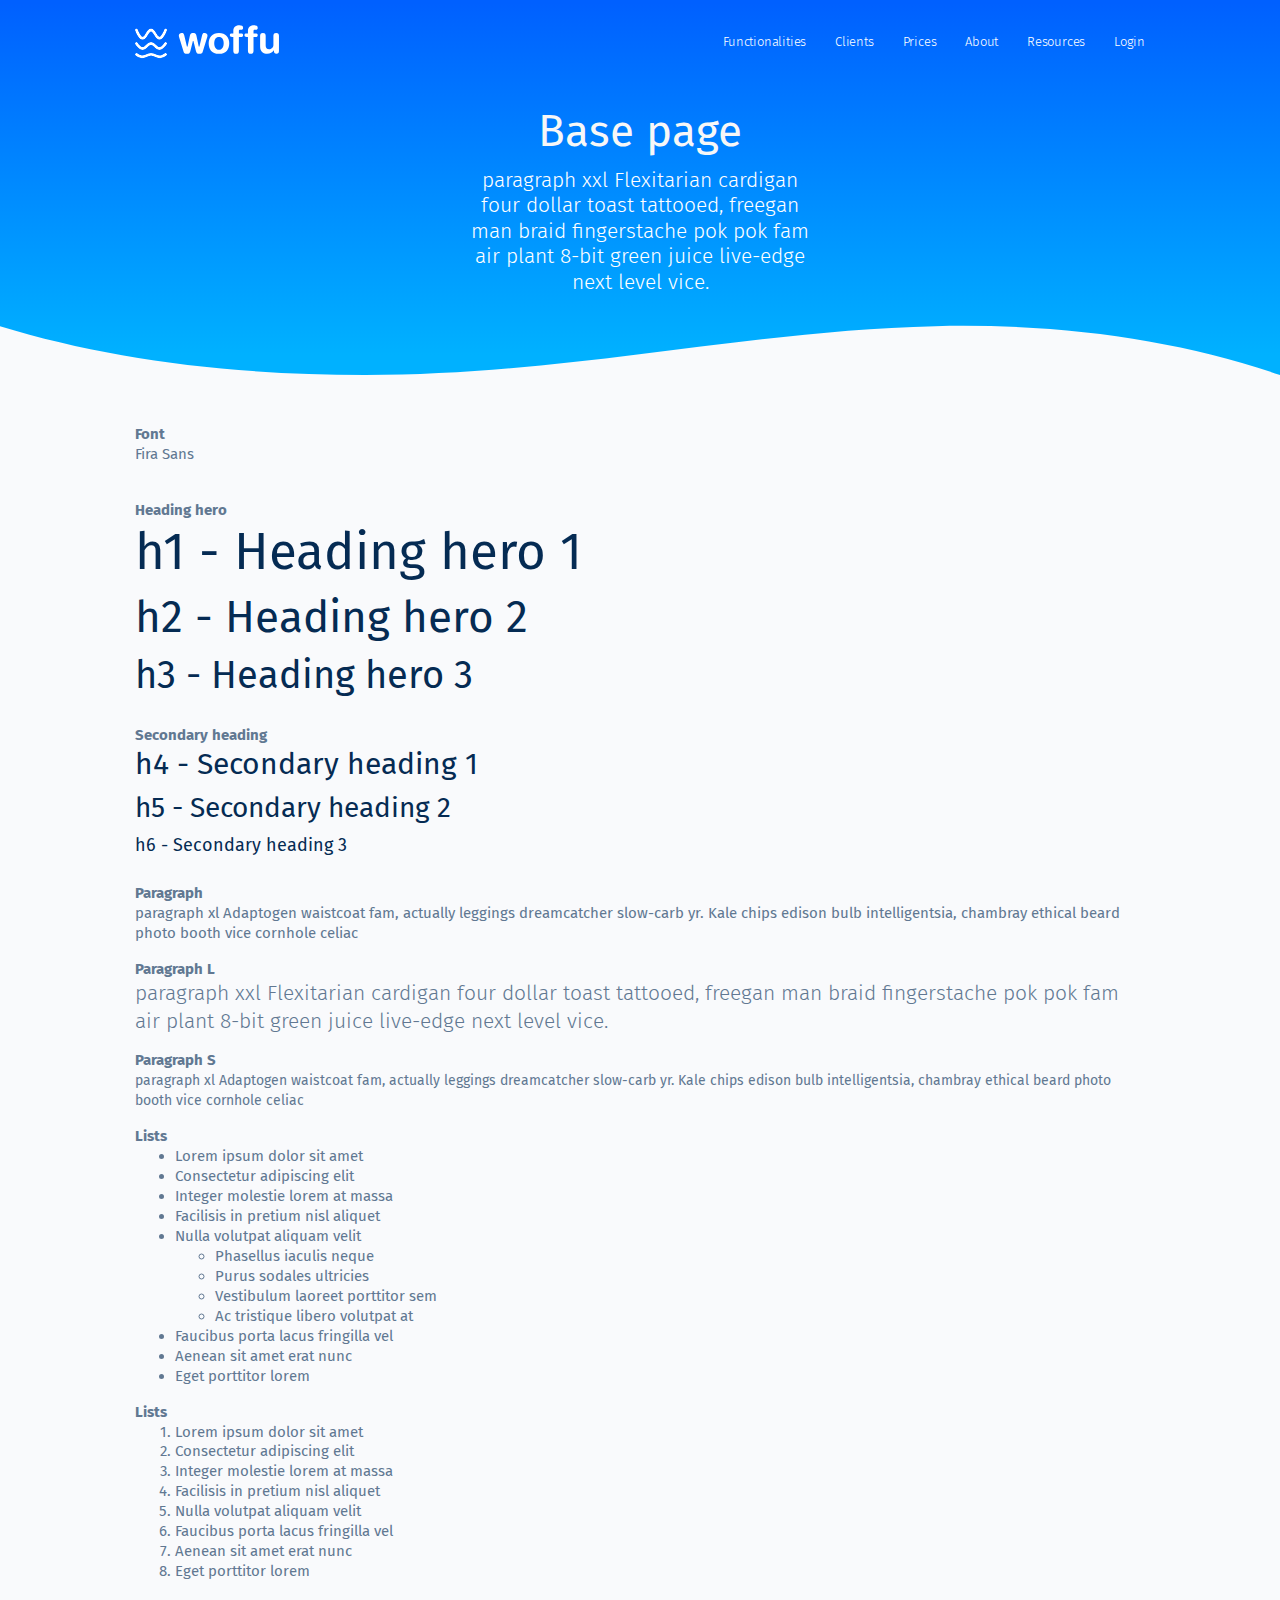
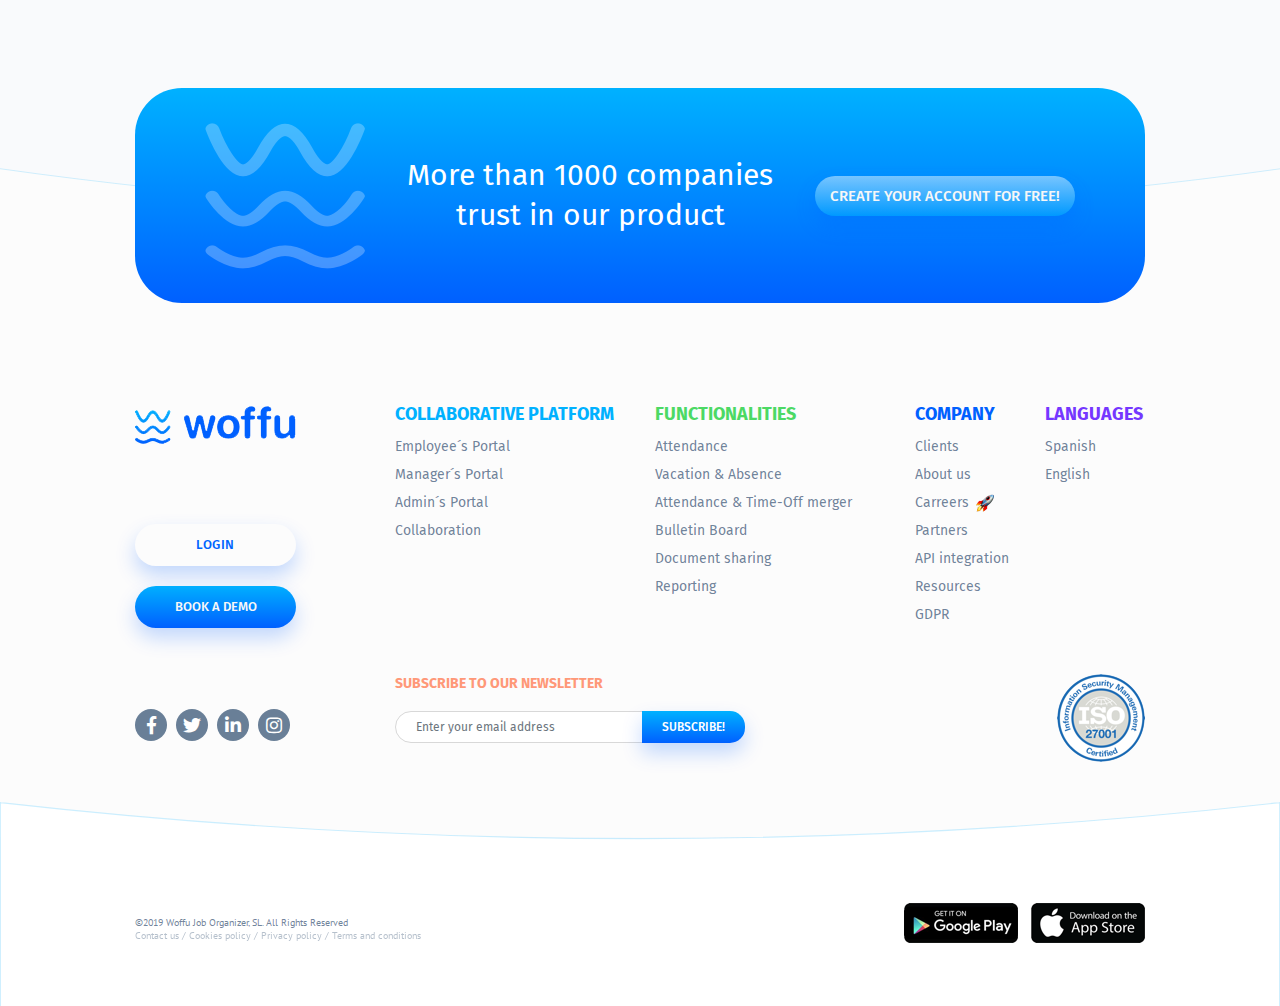
<file: base.html>
<!doctype html>
<html lang="en">
  <head>
    <meta charset="utf-8">
    <meta name="viewport" content="width=device-width, initial-scale=1, shrink-to-fit=no">
    <meta name="description" content="">
    <meta name="author" content="">
    <title>woffu | Base</title>
    <!--
    <link rel="icon" href="images/favicon.ico">
    -->

    <link rel="stylesheet" type="text/css" href="assets/bootstrap/4.3.1/css/bootstrap.css">
    <!--
    <link rel="stylesheet" href="https://stackpath.bootstrapcdn.com/bootstrap/4.3.1/css/bootstrap.min.css" integrity="sha384-ggOyR0iXCbMQv3Xipma34MD+dH/1fQ784/j6cY/iJTQUOhcWr7x9JvoRxT2MZw1T" crossorigin="anonymous">
    -->

    <link rel="stylesheet" type="text/css" href="assets/webfonts/fira-sans/fira-sans.css">
    <link rel="stylesheet" type="text/css" href="assets/webfonts/pt-sans/pt-sans.css">
    <link rel="stylesheet" type="text/css" href="css/style.css">
    <link rel="stylesheet" type="text/css" href="css/style-responsive.css">
    <link rel="stylesheet" type="text/css" href="assets/fontawesome/5.8.1/css/all.css">
    <link rel="stylesheet" type="text/css" href="assets/fontawesome/5.8.1/css/brands.css">
  </head>

  <body>

    <header id="header">
      <nav class="navbar navbar-expand-lg">
        <div class="container">
          <a class="navbar-brand" href="index.html">
            <img src="files/header-logo.svg" alt="woffu" width="144" height="34" />
            <img src="files/header-logo-affix.png" alt="woffu" width="144" height="34" />
          </a>
          <button class="navbar-toggler" type="button" data-toggle="collapse" data-target="#navbarNav" aria-controls="navbarNav" aria-expanded="false" aria-label="Toggle navigation"></button>
          <div id="navbarNav" class="collapse navbar-collapse justify-content-end">
            <ul>
              <li class="dropdown">
                <a href="#" data-toggle="dropdown">Functionalities</a> 
                <div class="dropdown-menu" aria-labelledby="dropdownMenuButton">
                  <ul>
                    <li><a href="function.html">Attendance</a><li>
                    <li><a href="function.html">Vacation &amp; Absence</a></li>
                    <li><a href="function.html">Attendance &amp; Time-Off merger</a></li>
                    <li><a href="function.html">Bulletin Board</a></li>
                    <li><a href="function.html">Document sharing</a></li>
                    <li><a href="function.html">Reporting</a></li>
                  </ul>
                </div><!-- /.dropdown-menu -->
              </li><!-- /.dropdown -->
              <li><a href="clients.html">Clients</a></li>
              <li class="active"><a href="pricing.html">Prices</a></li>
              <li><a href="about.html">About</a></li>
              <li><a href="#">Resources</a></li>
              <li><a href="#">Login</a></li>
            </ul>
            <form class="form-inline">
              <button class="btn btn-outline-primary" type="submit">SIGN UP!</button>
            </form>
          </div>
        </div>
      </nav>
    </header><!-- #header -->

    <main id="main">

      <section class="hero">
        <div class="container">

          <div class="article">
            <h1>Base page</h1>
            <p>
              paragraph xxl Flexitarian cardigan four dollar toast tattooed, freegan man braid fingerstache pok pok fam air plant 8-bit green juice live-edge next level vice.
              </p>
          </div>
          
        </div><!-- /.container -->
      </section><!-- /.hero -->

      <section class="base-page">
        <div class="container">
          
          <b>Font</b>
          <p>Fira Sans</p>
          <br/>

          <b>Heading hero</b>
          <h1>h1 - Heading hero 1</h1>
          <h2>h2 - Heading hero 2</h2>
          <h3>h3 - Heading hero 3</h3>
          <br/>

          <b>Secondary heading</b>
          <h4>h4 - Secondary heading 1</h4>
          <h5>h5 - Secondary heading 2</h5>
          <h6>h6 - Secondary heading 3</h6>
          <br/>


          <b>Paragraph</b>
          <p>
            paragraph xl Adaptogen waistcoat fam, actually leggings dreamcatcher slow-carb yr. Kale chips edison bulb intelligentsia, chambray ethical beard photo booth vice cornhole celiac
          </p>

          <b>Paragraph L</b>
          <p class="text-l">
            paragraph xxl Flexitarian cardigan four dollar toast tattooed, freegan man braid fingerstache pok pok fam air plant 8-bit green juice live-edge next level vice.
          </p>
          
          <b>Paragraph S</b>
          <p class="text-s">
            paragraph xl Adaptogen waistcoat fam, actually leggings dreamcatcher slow-carb yr. Kale chips edison bulb intelligentsia, chambray ethical beard photo booth vice cornhole celiac
          </p>

          <b>Lists</b>
          <ul>
            <li>Lorem ipsum dolor sit amet</li>
            <li>Consectetur adipiscing elit</li>
            <li>Integer molestie lorem at massa</li>
            <li>Facilisis in pretium nisl aliquet</li>
            <li>Nulla volutpat aliquam velit
              <ul>
                <li>Phasellus iaculis neque</li>
                <li>Purus sodales ultricies</li>
                <li>Vestibulum laoreet porttitor sem</li>
                <li>Ac tristique libero volutpat at</li>
              </ul>
            </li>
            <li>Faucibus porta lacus fringilla vel</li>
            <li>Aenean sit amet erat nunc</li>
            <li>Eget porttitor lorem</li>
          </ul>

          <b>Lists</b>
          <ol>
            <li>Lorem ipsum dolor sit amet</li>
            <li>Consectetur adipiscing elit</li>
            <li>Integer molestie lorem at massa</li>
            <li>Facilisis in pretium nisl aliquet</li>
            <li>Nulla volutpat aliquam velit</li>
            <li>Faucibus porta lacus fringilla vel</li>
            <li>Aenean sit amet erat nunc</li>
            <li>Eget porttitor lorem</li>
          </ol>

        </div><!-- /.container -->
      </section><!-- /.base-page -->

    </main><!-- #main -->

    <footer id="footer">

      <section class="top">
        
        <section id="demo" class="d-flex align-items-center">
          <table class="table">
            <tr>
              <td><img src="files/footer-demo.png" alt="" width="160" height="146" /></td>
              <td><p>More than 1000 companies trust in our product</p></td>
              <td><a class="btn btn-primary" href="#">CREATE YOUR ACCOUNT FOR FREE!</a></td>
            </tr>
          </table>
        </section><!-- /#demo -->

        <div class="container">
          <div class="row">
            <div class="col-lg-3">

              <a class="navbar-brand" href="index.html">
                <img src="files/footer-logo.png" alt="woffu" width="161" height="38" />
              </a>
              <form>
                <button class="btn btn-light" type="submit">login</button>
              </form>
              <a class="btn btn-primary" href="#">BOOK A DEMO</a>
              <div class="social d-lg-none">
                <ul>
                  <li><a href="#" class="fab fa-facebook-f"></a></li>
                  <li><a href="#" class="fab fa-twitter"></a></li>
                  <li><a href="#" class="fab fa-linkedin-in"></a></li>
                  <li><a href="#" class="fab fa-instagram"></a></li>
                </ul>  
              </div><!-- /.social -->

            </div><!-- /.col-lg-3 -->
            <div class="col-lg-9">
              
              <div class="row nav">
                <div class="col-lg-4">
                  <h6>COLLABORATIVE PLATFORM</h6>
                  <ul>
                    <li><a href="#">Employee´s Portal </a></li>
                    <li><a href="#">Manager´s Portal </a></li>
                    <li><a href="#">Admin´s Portal</a></li>
                    <li><a href="#">Collaboration</a></li>
                  </ul>
                </div>
                <div class="col-lg-4">
                  <h6>FUNCTIONALITIES</h6>
                  <ul>
                    <li><a href="#">Attendance</a></li>
                    <li class="active"><a href="#">Vacation &amp; Absence</a></li>
                    <li><a href="#">Attendance &amp; Time-Off merger</a></li>
                    <li><a href="#">Bulletin Board</a></li>
                    <li><a href="#">Document sharing</a></li>
                    <li><a href="#">Reporting</a></li>
                  </ul>
                </div>
                <div class="col-lg-2">
                  <h6>COMPANY</h6>
                  <ul>
                    <li><a href="#">Clients</a></li>
                    <li><a href="about.html">About us</a></li>
                    <li class="carreers"><a href="#">Carreers</a></li>
                    <li><a href="#">Partners</a></li>
                    <li><a href="#">API integration</a></li>
                    <li><a href="#">Resources</a></li>
                    <li><a href="#">GDPR</a></li>
                  </ul>
                </div>
                <div class="col-lg-2">
                  <h6>LANGUAGES</h6>
                  <ul>
                    <li><a href="#">Spanish</a></li>
                    <li><a href="#">English</a></li>
                  </ul>
                </div>
              </div><!-- /.row -->
              
            </div><!-- /.col-lg-9 -->
            <div class="col-lg-3">
              
              <div class="social d-none d-lg-block">
                <ul>
                  <li><a href="#" class="fab fa-facebook-f"></a></li>
                  <li><a href="#" class="fab fa-twitter"></a></li>
                  <li><a href="#" class="fab fa-linkedin-in"></a></li>
                  <li><a href="#" class="fab fa-instagram"></a></li>
                </ul>  
              </div><!-- /.social -->

            </div><!-- /.col-lg-3 -->
            <div class="col-lg-9">
              <div class="row">
                <div class="col-lg-8">
                  
                  <div class="newsletter">
                    <form>
                      <label>SUBSCRIBE TO OUR NEWSLETTER</label>
                      <div class="input-group">
                        <input type="text" class="form-control" placeholder="Enter your email address" aria-label="Enter your email address" aria-describedby="newsletter-submit">
                        <div class="input-group-append">
                          <button id="newsletter-submit" class="btn" type="button">SUBSCRIBE!</button>
                        </div>
                      </div>
                    </form>
                  </div><!-- /.newsletter -->    

                </div><!-- /.col-lg-8 -->
                <div class="col-lg-4">
              
                  <div class="iso">
                    <img src="files/footer-iso.png" alt="" width="88" height="88" />  
                  </div><!-- .iso -->    

                </div><!-- /.col-lg-4 -->
              </div><!-- /.row -->
            </div><!-- /.col-lg-9 -->
          </div><!-- /.row -->
        </div><!-- /.container -->
      </section><!-- /.top -->

      <section class="bottom">
        <div class="container">
          <div class="row">
            <div class="col-lg-6">

              <div class="copyright">
                ©2019 Woffu Job Organizer, SL. All Rights Reserved
                <ul>
                  <li><a href="contact.html">Contact us</a></li>
                  <li><a href="#">Cookies policy</a></li>
                  <li><a href="#">Privacy policy</a></li>
                  <li><a href="#">Terms and conditions</a></li>
                </ul>
              </div><!-- /.copyright -->
              
            </div><!-- /.col-lg-6 -->
            <div class="col-lg-6">

              <div class="apk">
                <ul>
                  <li>
                    <a class="google-play" href="https://play.google.com/store/apps/details?id=com.woffu.app&hl=es_US&pcampaignid=MKT-Other-global-all-co-prtnr-py-PartBadge-Mar2515-1">
                    </a>
                  </li>
                  <li>
                    <a class="app-store" href="https://apps.apple.com/es/app/woffu/id1438117209">
                    </a>
                  </li>
                </ul>
              </div><!-- /.apk -->

            </div><!-- /.col-lg-6 -->
          </div><!-- /.row -->
        </div><!-- /.container -->
      </section><!-- /.bottom -->
    </footer><!-- /#footer -->

    <script src="assets/jquery/3.4.1/jquery.min.js"></script>
    <script src="assets/popper/1.14.7/popper-min.js"></script>
    <script src="assets/bootstrap/4.3.1/js/bootstrap.min.js"></script>

    <script type="text/javascript">
      
      //STICKY HEADER
      $(window).scroll(function() {
        if ($(window).width() > 991 && $(document).scrollTop() > 100) {
            $('#header').addClass('affix');
        } 
        else {
          $('#header').removeClass('affix');
        }
      });

    </script>


    <!--
    <script src="https://code.jquery.com/jquery-3.3.1.slim.min.js" integrity="sha384-q8i/X+965DzO0rT7abK41JStQIAqVgRVzpbzo5smXKp4YfRvH+8abtTE1Pi6jizo" crossorigin="anonymous"></script>
    <script src="https://cdnjs.cloudflare.com/ajax/libs/popper.js/1.14.7/umd/popper.min.js" integrity="sha384-UO2eT0CpHqdSJQ6hJty5KVphtPhzWj9WO1clHTMGa3JDZwrnQq4sF86dIHNDz0W1" crossorigin="anonymous"></script>
    <script src="https://stackpath.bootstrapcdn.com/bootstrap/4.3.1/js/bootstrap.min.js" integrity="sha384-JjSmVgyd0p3pXB1rRibZUAYoIIy6OrQ6VrjIEaFf/nJGzIxFDsf4x0xIM+B07jRM" crossorigin="anonymous"></script>
    -->

  </body>
</html>
</file>
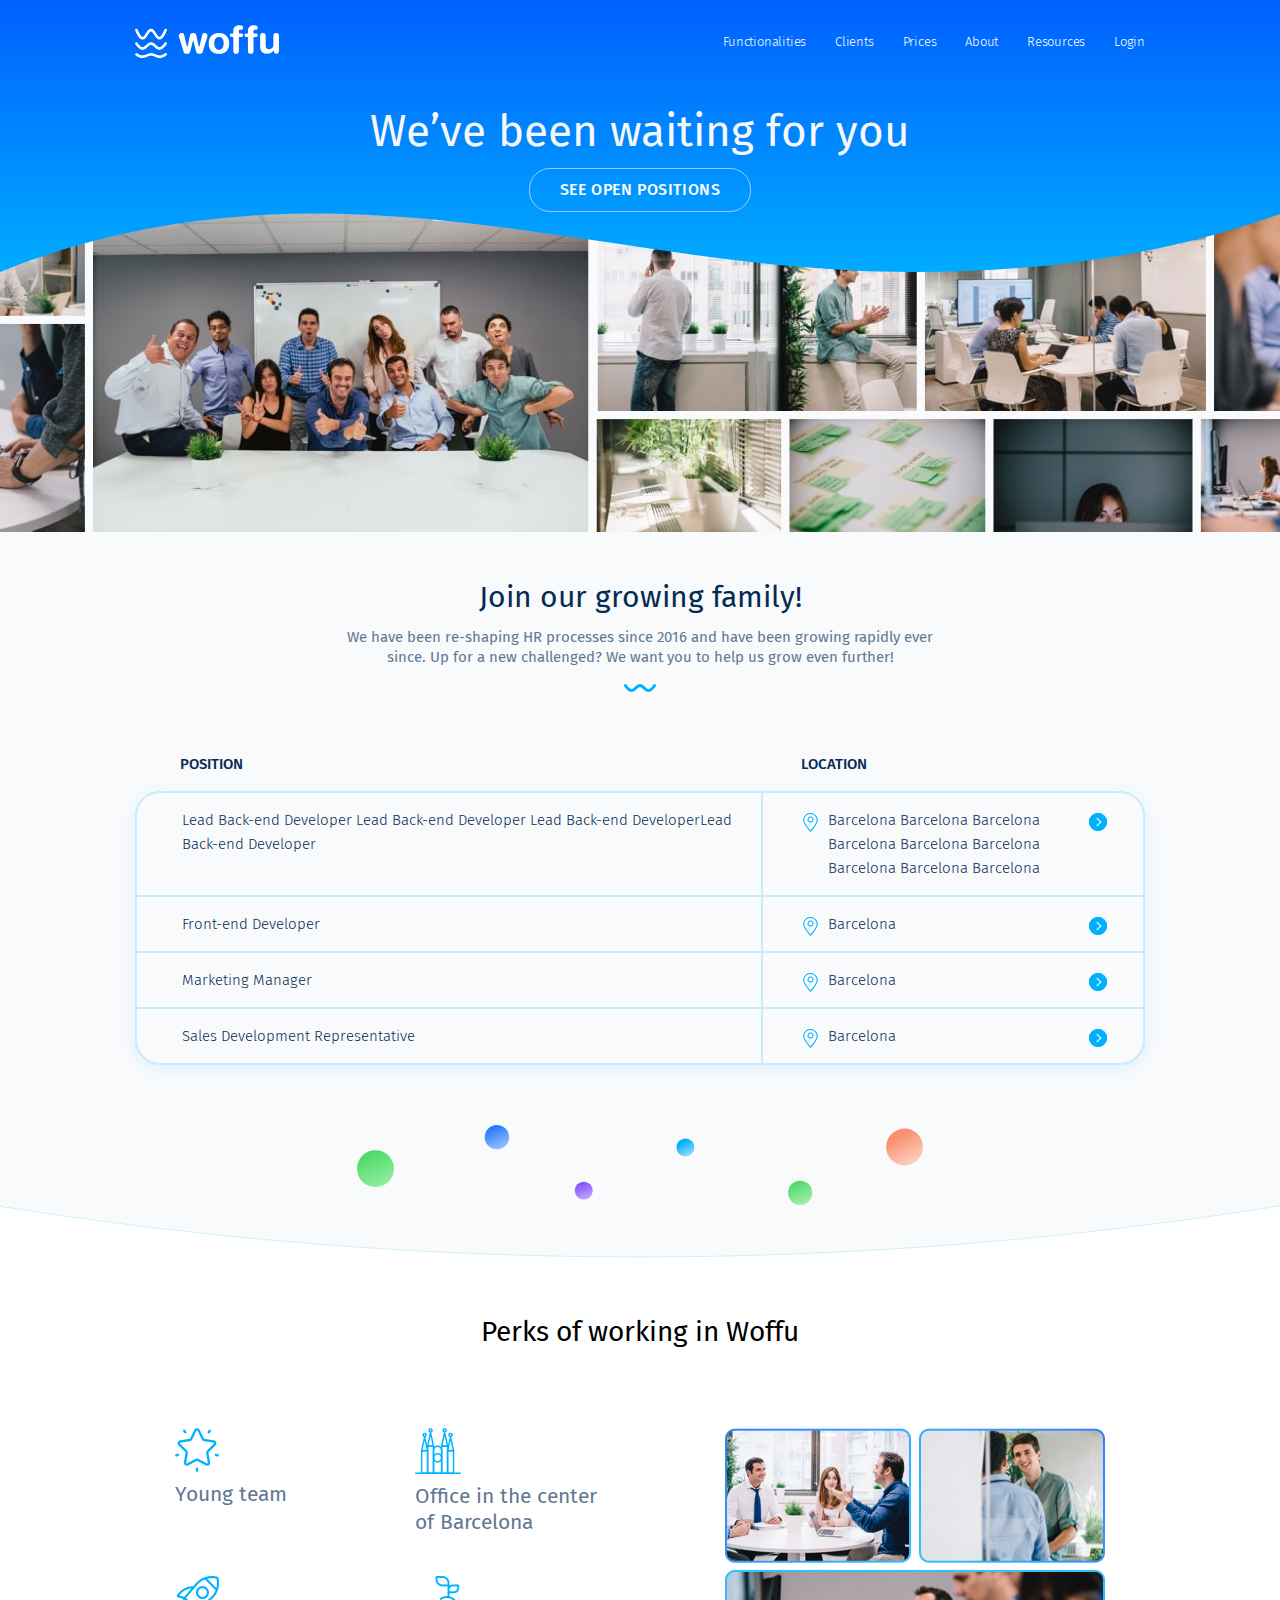
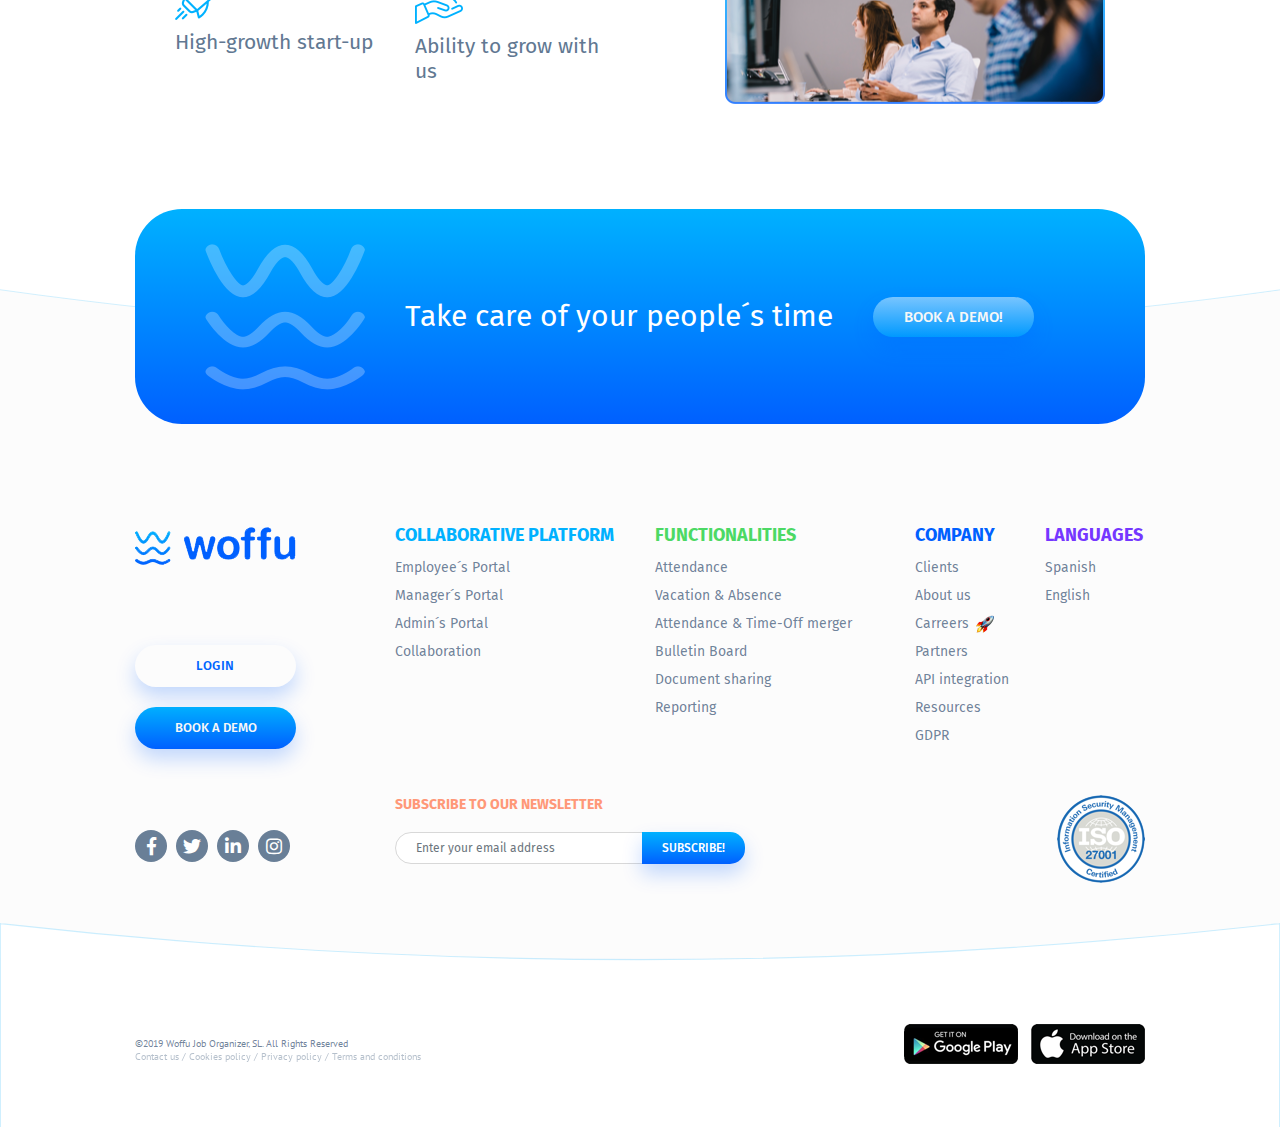
<file: carreers.html>
<!doctype html>
<html lang="en">
  <head>
    <meta charset="utf-8">
    <meta name="viewport" content="width=device-width, initial-scale=1, shrink-to-fit=no">
    <meta name="description" content="">
    <meta name="author" content="">
    <title>woffu | Carreers</title>
    <!--
    <link rel="icon" href="images/favicon.ico">
    -->

    <link rel="stylesheet" type="text/css" href="assets/bootstrap/4.3.1/css/bootstrap.css">
    <!--
    <link rel="stylesheet" href="https://stackpath.bootstrapcdn.com/bootstrap/4.3.1/css/bootstrap.min.css" integrity="sha384-ggOyR0iXCbMQv3Xipma34MD+dH/1fQ784/j6cY/iJTQUOhcWr7x9JvoRxT2MZw1T" crossorigin="anonymous">
    -->

    <link rel="stylesheet" type="text/css" href="assets/webfonts/fira-sans/fira-sans.css">
    <link rel="stylesheet" type="text/css" href="assets/webfonts/pt-sans/pt-sans.css">
    <link rel="stylesheet" type="text/css" href="css/style.css">
    <link rel="stylesheet" type="text/css" href="css/style-responsive.css">
    <link rel="stylesheet" type="text/css" href="assets/fontawesome/5.8.1/css/all.css">
    <link rel="stylesheet" type="text/css" href="assets/fontawesome/5.8.1/css/brands.css">
  </head>

  <body>

    <header id="header">
      <nav class="navbar navbar-expand-lg">
        <div class="container">
          <a class="navbar-brand" href="index.html">
            <img src="files/header-logo.svg" alt="woffu" width="144" height="34" />
            <img src="files/header-logo-affix.png" alt="woffu" width="144" height="34" />
          </a>
          <button class="navbar-toggler" type="button" data-toggle="collapse" data-target="#navbarNav" aria-controls="navbarNav" aria-expanded="false" aria-label="Toggle navigation"></button>
          <div id="navbarNav" class="collapse navbar-collapse justify-content-end">
            <ul>
              <li class="dropdown">
                <a href="#" data-toggle="dropdown">Functionalities</a>
                <div class="dropdown-menu" aria-labelledby="dropdownMenuButton">
                  <ul>
                    <li><a href="function.html">Attendance</a><li>
                    <li><a href="function.html">Vacation &amp; Absence</a></li>
                    <li><a href="function.html">Attendance &amp; Time-Off merger</a></li>
                    <li><a href="function.html">Bulletin Board</a></li>
                    <li><a href="function.html">Document sharing</a></li>
                    <li><a href="function.html">Reporting</a></li>
                  </ul>
                </div><!-- /.dropdown-menu -->
              </li><!-- /.dropdown -->
              <li><a href="clients.html">Clients</a></li>
              <li><a href="pricing.html">Prices</a></li>
              <li><a href="about.html">About</a></li>
              <li><a href="#">Resources</a></li>
              <li><a href="#">Login</a></li>
            </ul>
            <form class="form-inline">
              <button class="btn btn-outline-primary" type="submit">SIGN UP!</button>
            </form>
          </div>
        </div>
      </nav>
    </header><!-- #header -->

    <main id="main">

      <section id="carreers-hero" class="hero">
        <div>
          <div class="container">

            <div class="article">
              <h1>We’ve been waiting for you</h1>
              <a class="btn btn-outline-primary" href="#">SEE OPEN POSITIONS</a>
            </div><!-- /.article -->
            
          </div><!-- /.container -->  
        </div>
      </section><!-- /#carreers-hero -->

      <section id="carreers">
        <div class="container">
          
          <h2>Join our growing family!</h2>
          <div class="intro">
            We have been re-shaping HR processes since 2016 and have been growing rapidly ever since. Up for a new challenged? We want you to help us grow even further!
          </div><!-- /.intro -->

          <div class="positions">
            <div class="labels"><strong>POSITION</strong><strong>LOCATION</strong></div><!-- /.labels -->
            <ul>
              <li><a href="#"><strong>Lead Back-end Developer Lead Back-end Developer Lead Back-end DeveloperLead Back-end Developer</strong><strong>Barcelona Barcelona Barcelona Barcelona Barcelona Barcelona Barcelona Barcelona Barcelona</strong></a></li>
              <li><a href="#"><strong>Front-end Developer</strong><strong>Barcelona</strong></a></li>
              <li><a href="#"><strong>Marketing Manager</strong><strong>Barcelona</strong></a></li>
              <li><a href="#"><strong>Sales Development Representative</strong><strong>Barcelona</strong></a></li>
            </ul>
          </div><!-- /.positions -->

        </div><!-- /.container -->
      </section><!-- /#carreers -->

      <section id="carreers-perks">
        <div class="container">

          <h2>Perks of working in Woffu</h2>
          
          <div class="row">
            <div class="col-lg-6">
              <div class="row">
                <div class="col-6">

                  <div class="perk">
                    <div class="img">
                      <img src="files/carreers-perks-01.png" alt="" width="44" height="44" />
                    </div><!-- /.img -->
                    <h6>Young team</h6>
                  </div><!-- /.perk -->

                </div><!-- /.col-6 -->
                <div class="col-6">

                  <div class="perk">
                    <div class="img">
                      <img src="files/carreers-perks-02.png" alt="" width="46" height="46" />
                    </div><!-- /.img -->
                    <h6>Office in the center of Barcelona</h6>
                  </div><!-- /.perk -->

                </div><!-- /.col-6 -->
                <div class="col-6">

                  <div class="perk">
                    <div class="img">
                      <img src="files/carreers-perks-03.png" alt="" width="45" height="44" />
                    </div><!-- /.img -->
                    <h6>High-growth start-up</h6>
                  </div><!-- /.perk -->

                </div><!-- /.col-6 -->
                <div class="col-6">

                  <div class="perk">
                    <div class="img">
                      <img src="files/carreers-perks-04.png" alt="" width="48" height="48" />
                    </div><!-- /.img -->
                    <h6>Ability to grow with us</h6>
                  </div><!-- /.perk -->

                </div><!-- /.col-6 -->
              </div><!-- /.row -->
            </div><!-- /.col-lg-6 -->
            <div class="col-lg-6">
              
              <div class="img">
                <img src="files/carreers-perks.png" alt="" width="380" height="276" />
              </div><!-- /.img -->

            </div><!-- /.col-lg-6 -->
          </div><!-- /.row -->

        </div><!-- /.container -->
      </section><!-- /#carreers-perks -->

    </main><!-- #main -->

    <footer id="footer">

      <section class="top">
        
        <section id="demo" class="d-flex align-items-center">
          <table class="table">
            <tr>
              <td><img src="files/footer-demo.png" alt="" width="160" height="146" /></td>
              <td><p>Take care of your people´s time</p></td>
              <td><a class="btn btn-primary" href="#">BOOK A DEMO!</a></td>
            </tr>
          </table>
        </section><!-- /#demo -->

        <div class="container">
          <div class="row">
            <div class="col-lg-3">

              <a class="navbar-brand" href="index.html">
                <img src="files/footer-logo.png" alt="woffu" width="161" height="38" />
              </a>
              <form>
                <button class="btn btn-light" type="submit">login</button>
              </form>
              <a class="btn btn-primary" href="#">BOOK A DEMO</a>
              <div class="social d-lg-none">
                <ul>
                  <li><a href="#" class="fab fa-facebook-f"></a></li>
                  <li><a href="#" class="fab fa-twitter"></a></li>
                  <li><a href="#" class="fab fa-linkedin-in"></a></li>
                  <li><a href="#" class="fab fa-instagram"></a></li>
                </ul>  
              </div><!-- /.social -->

            </div><!-- /.col-lg-3 -->
            <div class="col-lg-9">
              
              <div class="row nav">
                <div class="col-lg-4">
                  <h6>COLLABORATIVE PLATFORM</h6>
                  <ul>
                    <li><a href="#">Employee´s Portal </a></li>
                    <li><a href="#">Manager´s Portal </a></li>
                    <li><a href="#">Admin´s Portal</a></li>
                    <li><a href="#">Collaboration</a></li>
                  </ul>
                </div>
                <div class="col-lg-4">
                  <h6>FUNCTIONALITIES</h6>
                  <ul>
                    <li><a href="#">Attendance</a></li>
                    <li class="active"><a href="#">Vacation &amp; Absence</a></li>
                    <li><a href="#">Attendance &amp; Time-Off merger</a></li>
                    <li><a href="#">Bulletin Board</a></li>
                    <li><a href="#">Document sharing</a></li>
                    <li><a href="#">Reporting</a></li>
                  </ul>
                </div>
                <div class="col-lg-2">
                  <h6>COMPANY</h6>
                  <ul>
                    <li><a href="#">Clients</a></li>
                    <li><a href="about.html">About us</a></li>
                    <li class="carreers"><a href="carreers.html">Carreers</a></li>
                    <li><a href="#">Partners</a></li>
                    <li><a href="#">API integration</a></li>
                    <li><a href="#">Resources</a></li>
                    <li><a href="#">GDPR</a></li>
                  </ul>
                </div>
                <div class="col-lg-2">
                  <h6>LANGUAGES</h6>
                  <ul>
                    <li><a href="#">Spanish</a></li>
                    <li><a href="#">English</a></li>
                  </ul>
                </div>
              </div><!-- /.row -->
              
            </div><!-- /.col-lg-9 -->
            <div class="col-lg-3">
              
              <div class="social d-none d-lg-block">
                <ul>
                  <li><a href="#" class="fab fa-facebook-f"></a></li>
                  <li><a href="#" class="fab fa-twitter"></a></li>
                  <li><a href="#" class="fab fa-linkedin-in"></a></li>
                  <li><a href="#" class="fab fa-instagram"></a></li>
                </ul>  
              </div><!-- /.social -->

            </div><!-- /.col-lg-3 -->
            <div class="col-lg-9">
              <div class="row">
                <div class="col-lg-8">
                  
                  <div class="newsletter">
                    <form>
                      <label>SUBSCRIBE TO OUR NEWSLETTER</label>
                      <div class="input-group">
                        <input type="text" class="form-control" placeholder="Enter your email address" aria-label="Enter your email address" aria-describedby="newsletter-submit">
                        <div class="input-group-append">
                          <button id="newsletter-submit" class="btn" type="button">SUBSCRIBE!</button>
                        </div>
                      </div>
                    </form>
                  </div><!-- /.newsletter -->    

                </div><!-- /.col-lg-8 -->
                <div class="col-lg-4">
              
                  <div class="iso">
                    <img src="files/footer-iso.png" alt="" width="88" height="88" />  
                  </div><!-- .iso -->    

                </div><!-- /.col-lg-4 -->
              </div><!-- /.row -->
            </div><!-- /.col-lg-9 -->
          </div><!-- /.row -->
        </div><!-- /.container -->
      </section><!-- /.top -->

      <section class="bottom">
        <div class="container">
          <div class="row">
            <div class="col-lg-6">

              <div class="copyright">
                ©2019 Woffu Job Organizer, SL. All Rights Reserved
                <ul>
                  <li><a href="contact.html">Contact us</a></li>
                  <li><a href="#">Cookies policy</a></li>
                  <li><a href="#">Privacy policy</a></li>
                  <li><a href="#">Terms and conditions</a></li>
                </ul>
              </div><!-- /.copyright -->
              
            </div><!-- /.col-lg-6 -->
            <div class="col-lg-6">

              <div class="apk">
                <ul>
                  <li>
                    <a class="google-play" href="https://play.google.com/store/apps/details?id=com.woffu.app&hl=es_US&pcampaignid=MKT-Other-global-all-co-prtnr-py-PartBadge-Mar2515-1">
                    </a>
                  </li>
                  <li>
                    <a class="app-store" href="https://apps.apple.com/es/app/woffu/id1438117209">
                    </a>
                  </li>
                </ul>
              </div><!-- /.apk -->

            </div><!-- /.col-lg-6 -->
          </div><!-- /.row -->
        </div><!-- /.container -->
      </section><!-- /.bottom -->
    </footer><!-- /#footer -->

    <script src="assets/jquery/3.4.1/jquery.min.js"></script>
    <script src="assets/popper/1.14.7/popper-min.js"></script>
    <script src="assets/bootstrap/4.3.1/js/bootstrap.min.js"></script>

    <script type="text/javascript">
      
      //STICKY HEADER
      $(window).scroll(function() {
        if ($(window).width() > 991 && $(document).scrollTop() > 100) {
            $('#header').addClass('affix');
        } 
        else {
          $('#header').removeClass('affix');
        }
      });

    </script>

    <!--
    <script src="https://code.jquery.com/jquery-3.3.1.slim.min.js" integrity="sha384-q8i/X+965DzO0rT7abK41JStQIAqVgRVzpbzo5smXKp4YfRvH+8abtTE1Pi6jizo" crossorigin="anonymous"></script>
    <script src="https://cdnjs.cloudflare.com/ajax/libs/popper.js/1.14.7/umd/popper.min.js" integrity="sha384-UO2eT0CpHqdSJQ6hJty5KVphtPhzWj9WO1clHTMGa3JDZwrnQq4sF86dIHNDz0W1" crossorigin="anonymous"></script>
    <script src="https://stackpath.bootstrapcdn.com/bootstrap/4.3.1/js/bootstrap.min.js" integrity="sha384-JjSmVgyd0p3pXB1rRibZUAYoIIy6OrQ6VrjIEaFf/nJGzIxFDsf4x0xIM+B07jRM" crossorigin="anonymous"></script>
    -->

  </body>
</html>
</file>
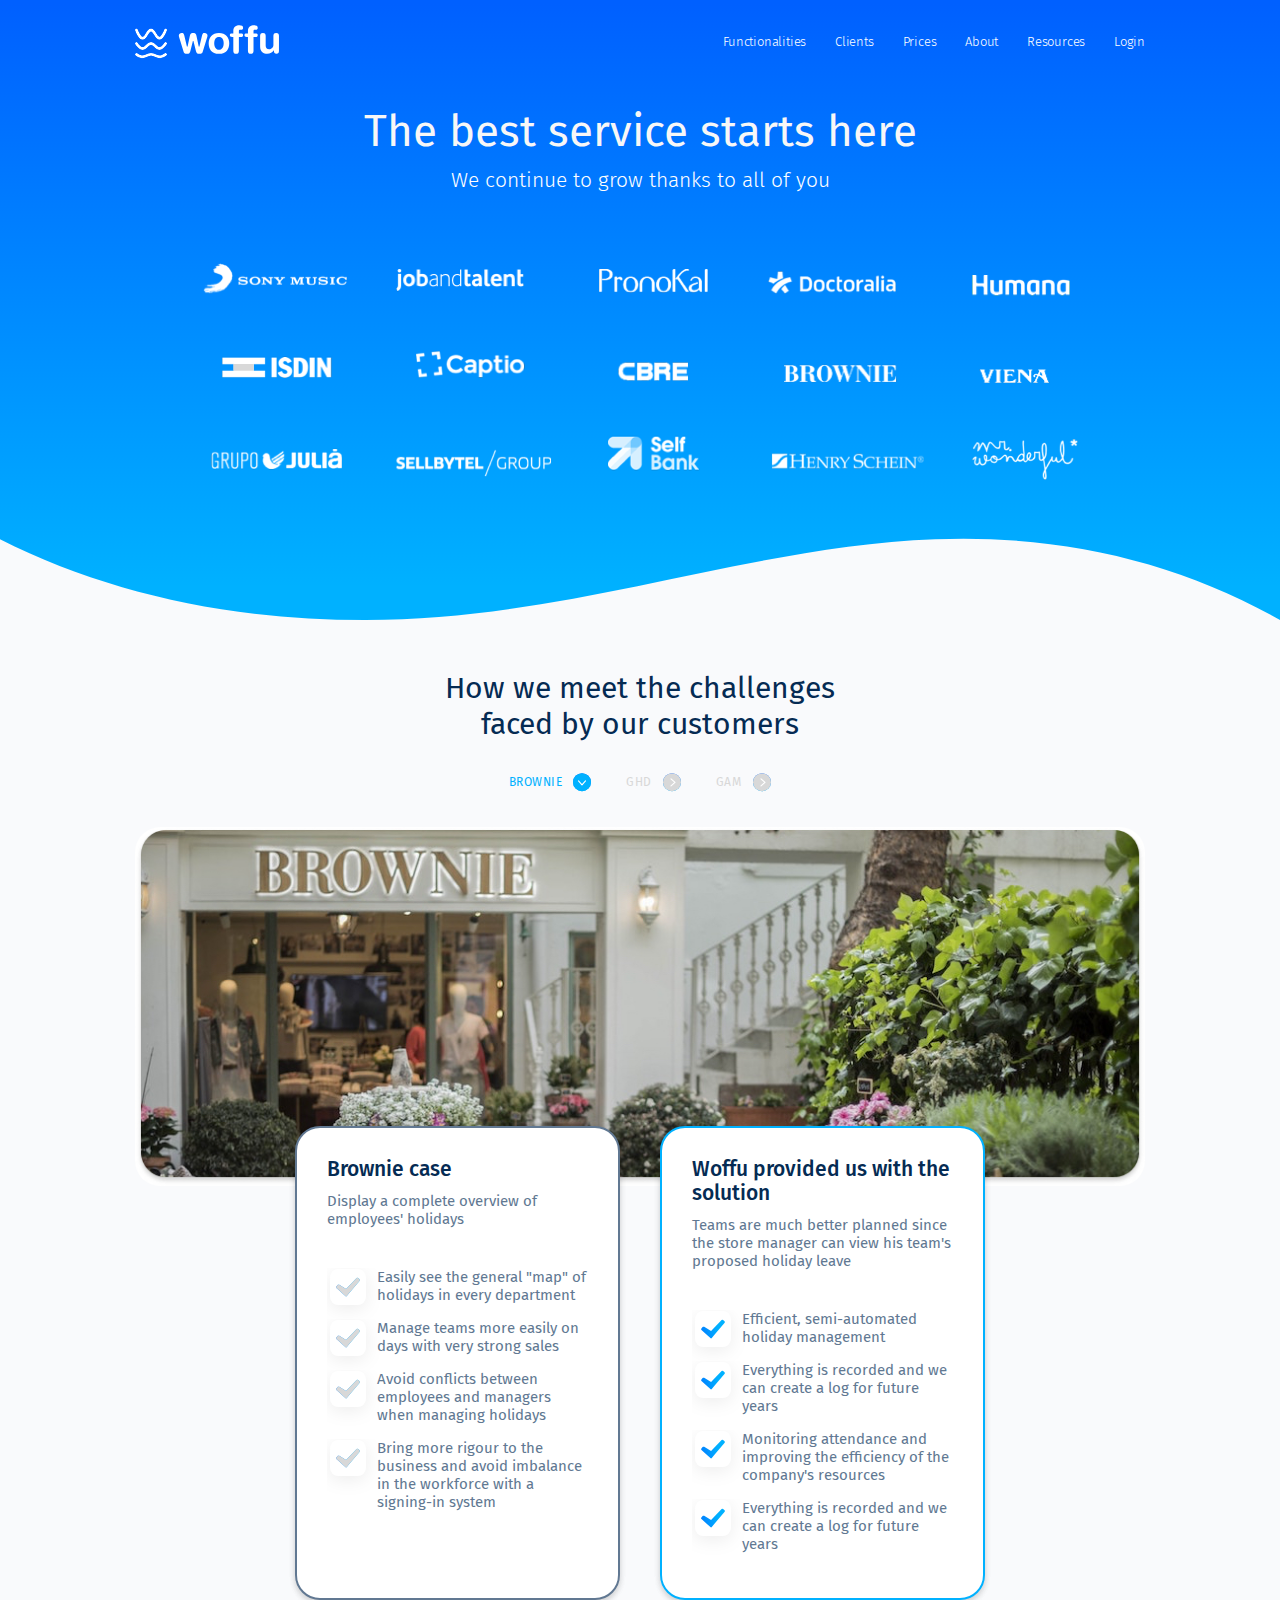
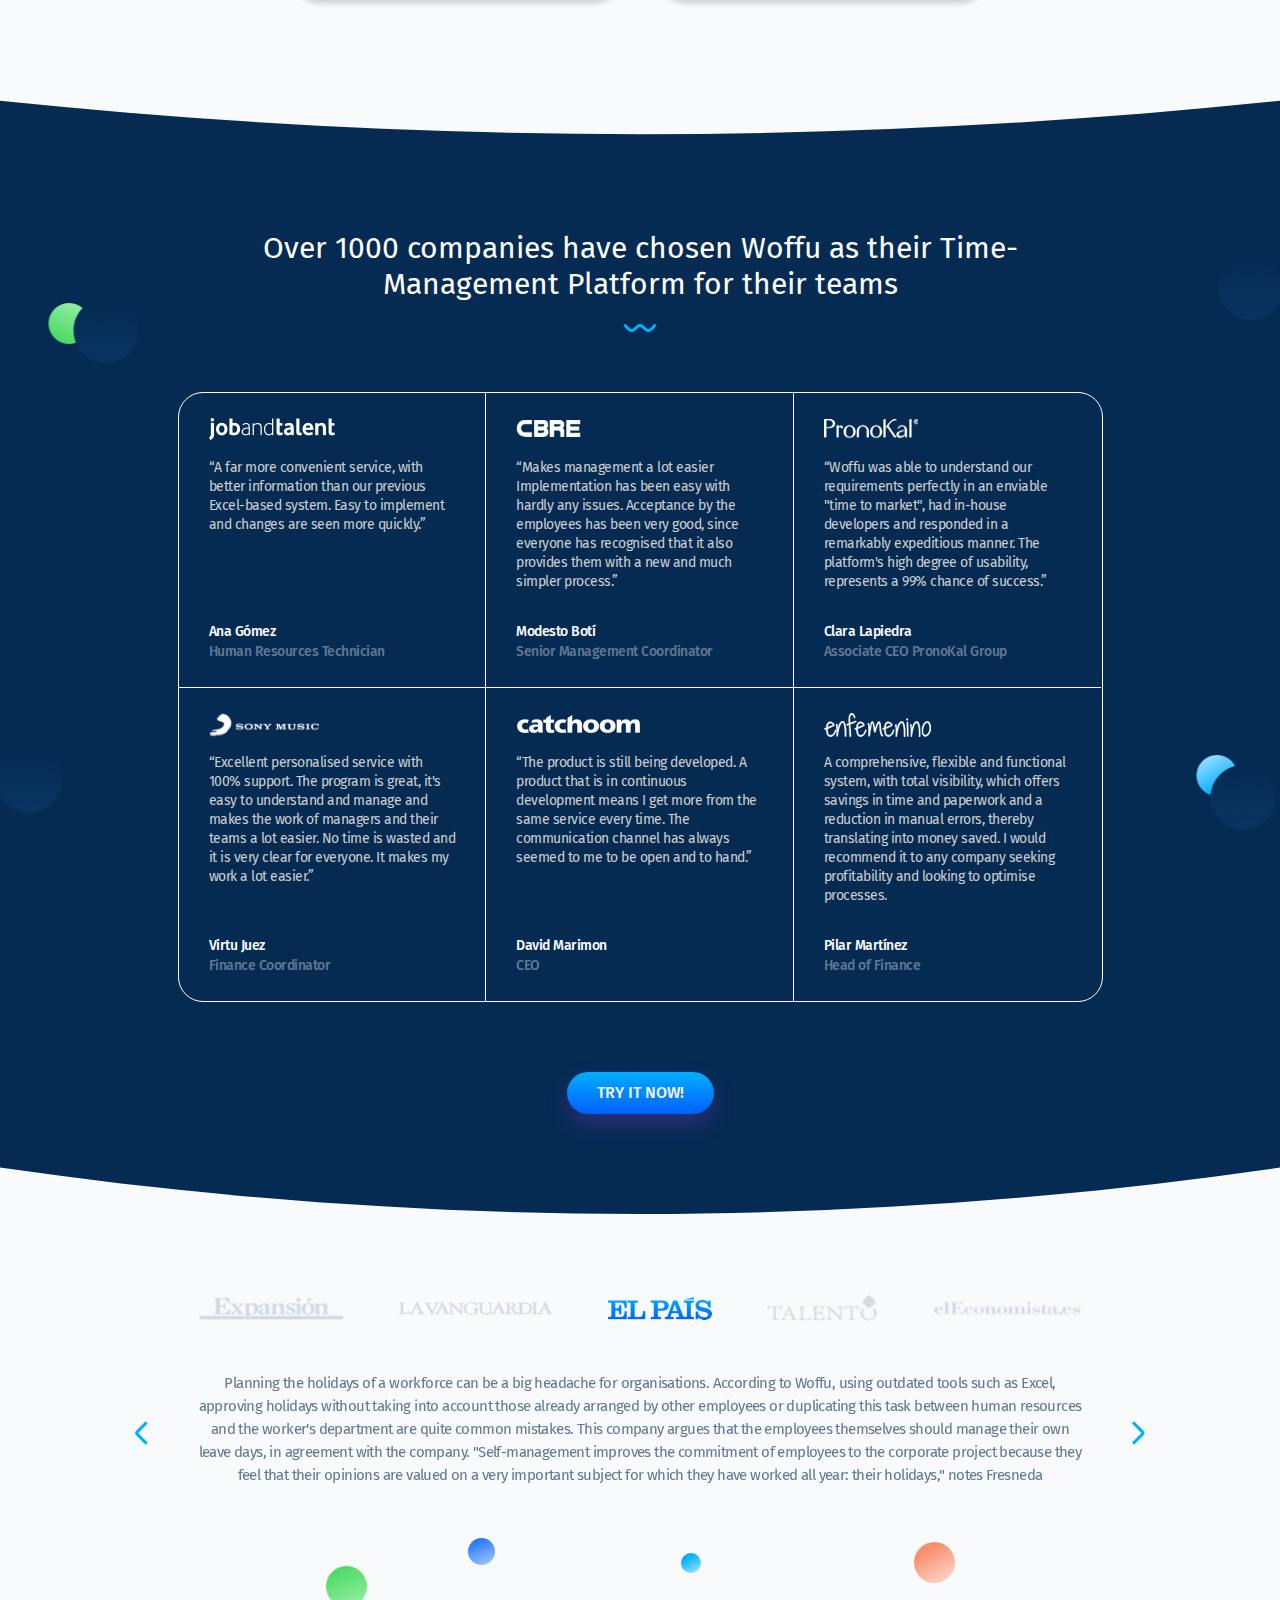
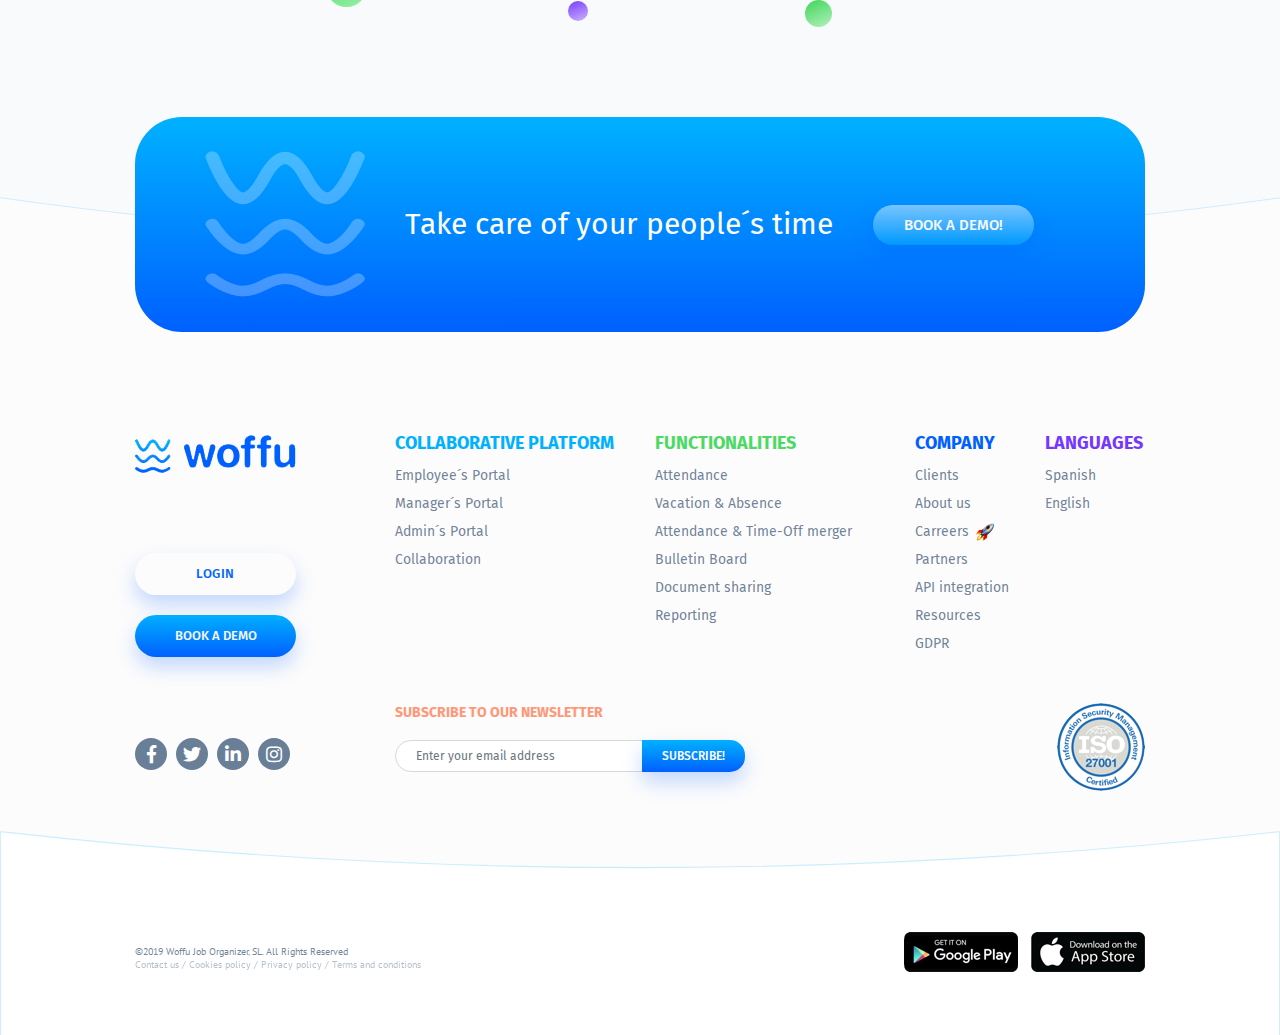
<file: clients.html>
<!doctype html>
<html lang="en">
  <head>
    <meta charset="utf-8">
    <meta name="viewport" content="width=device-width, initial-scale=1, shrink-to-fit=no">
    <meta name="description" content="">
    <meta name="author" content="">
    <title>woffu | Clients</title>
    <!--
    <link rel="icon" href="images/favicon.ico">
    -->

    <link rel="stylesheet" type="text/css" href="assets/bootstrap/4.3.1/css/bootstrap.css">
    <!--
    <link rel="stylesheet" href="https://stackpath.bootstrapcdn.com/bootstrap/4.3.1/css/bootstrap.min.css" integrity="sha384-ggOyR0iXCbMQv3Xipma34MD+dH/1fQ784/j6cY/iJTQUOhcWr7x9JvoRxT2MZw1T" crossorigin="anonymous">
    -->

    <link rel="stylesheet" type="text/css" href="assets/webfonts/fira-sans/fira-sans.css">
    <link rel="stylesheet" type="text/css" href="assets/webfonts/pt-sans/pt-sans.css">
    <link rel="stylesheet" type="text/css" href="css/style.css">
    <link rel="stylesheet" type="text/css" href="css/style-responsive.css">
    <link rel="stylesheet" type="text/css" href="assets/fontawesome/5.8.1/css/all.css">
    <link rel="stylesheet" type="text/css" href="assets/fontawesome/5.8.1/css/brands.css">
  </head>

  <body>

    <header id="header">
      <nav class="navbar navbar-expand-lg">
        <div class="container">
          <a class="navbar-brand" href="index.html">
            <img src="files/header-logo.svg" alt="woffu" width="144" height="34" />
            <img src="files/header-logo-affix.png" alt="woffu" width="144" height="34" />
          </a>
          <button class="navbar-toggler" type="button" data-toggle="collapse" data-target="#navbarNav" aria-controls="navbarNav" aria-expanded="false" aria-label="Toggle navigation"></button>
          <div id="navbarNav" class="collapse navbar-collapse justify-content-end">
            <ul>
              <li class="dropdown">
                <a href="#" data-toggle="dropdown">Functionalities</a>
                <div class="dropdown-menu" aria-labelledby="dropdownMenuButton">
                  <ul>
                    <li><a href="function.html">Attendance</a><li>
                    <li><a href="function.html">Vacation &amp; Absence</a></li>
                    <li><a href="function.html">Attendance &amp; Time-Off merger</a></li>
                    <li><a href="function.html">Bulletin Board</a></li>
                    <li><a href="function.html">Document sharing</a></li>
                    <li><a href="function.html">Reporting</a></li>
                  </ul>
                </div><!-- /.dropdown-menu -->
              </li><!-- /.dropdown -->
              <li><a href="clients.html">Clients</a></li>
              <li><a href="pricing.html">Prices</a></li>
              <li><a href="about.html">About</a></li>
              <li><a href="#">Resources</a></li>
              <li><a href="#">Login</a></li>
            </ul>
            <form class="form-inline">
              <button class="btn btn-outline-primary" type="submit">SIGN UP!</button>
            </form>
          </div>
        </div>
      </nav>
    </header><!-- #header -->

    <main id="main">

      <section id="clients-hero" class="hero">
        <div class="container">

          <div class="article">
            <h1>The  best service  starts here</h1>
            <p>We continue to grow thanks to all of you</p>
            <div class="img">
              <img src="files/clients-hero.png" alt="" width="875" height="217" />
            </div><!-- /.img -->
          </div><!-- /.article -->
          
        </div><!-- /.container -->
      </section><!-- /#clients-hero -->

      <section id="clients">
        <div class="container">

          <h2>How  we meet the challenges  faced by our customers</h2>
          <ul class="nav">
            <li>
              <a href="#clients-01" class="active" data-toggle="pill">BROWNIE</a>
            </li>
            <li>
              <a href="#clients-02" data-toggle="pill">GHD</a>
            </li>
            <li class="nav-item">
              <a href="#clients-03" data-toggle="pill">GAM</a>
            </li>
          </ul>
          <div class="tab-content">
            <div id="clients-01" class="tab-pane fade show active">
              <div class="img">
                <img src="files/clients-01.jpg" alt="" width="1024" height="364" />
              </div><!-- /.img -->
              <div class="row row-eq-height client-row">
                <div class="col-lg-6">
                  
                  <div class="panel disable">
                    <h3>Brownie case</h3>
                    <p>Display a complete overview of employees' holidays</p>
                    <ul>
                      <li>Easily see the general "map" of holidays in every department</li>
                      <li>Manage teams more easily on days with very strong sales</li>
                      <li>Avoid conflicts between employees and managers when managing holidays</li>
                      <li>Bring more rigour to the business and avoid imbalance in the workforce with a signing-in system</li>
                    </ul>
                  </div><!-- /.panel -->

                </div><!-- /.col-lg-6 -->
                <div class="col-lg-6">
                  
                  <div class="panel">
                    <h3>Woffu provided us with the solution</h3>
                    <p>Teams are much better planned since the store manager can view his team's proposed holiday leave</p>
                    <ul>
                      <li>Efficient, semi-automated holiday management</li>
                      <li>Everything is recorded and we can create a log for future years</li>
                      <li>Monitoring attendance and improving the efficiency of the company's resources</li>
                      <li>Everything is recorded and we can create a log for future years</li>
                    </ul>
                  </div><!-- /.panel -->

                </div><!-- /.col-lg-6 -->
              </div><!-- /.row -->
            </div>
            <div id="clients-02" class="tab-pane fade">
              <div class="img">
                <img src="files/clients-02.jpg" alt="" width="1080" height="720" />
              </div><!-- /.img -->
              <div class="row row-eq-height client-row">
                <div class="col-lg-6">
                  
                  <div class="panel disable">
                    <h3>GHD case</h3>
                    <p>Display a complete overview of employees' holidays</p>
                    <ul>
                      <li>Easily see the general "map" of holidays in every department</li>
                      <li>Manage teams more easily on days with very strong sales</li>
                      <li>Avoid conflicts between employees and managers when managing holidays</li>
                      <li>Bring more rigour to the business and avoid imbalance in the workforce with a signing-in system</li>
                    </ul>
                  </div><!-- /.panel -->

                </div><!-- /.col-lg-6 -->
                <div class="col-lg-6">
                  
                  <div class="panel">
                    <h3>Woffu provided us with the solution</h3>
                    <p>Teams are much better planned since the store manager can view his team's proposed holiday leave</p>
                    <ul>
                      <li>Efficient, semi-automated holiday management</li>
                      <li>Everything is recorded and we can create a log for future years</li>
                      <li>Monitoring attendance and improving the efficiency of the company's resources</li>
                      <li>Everything is recorded and we can create a log for future years</li>
                    </ul>
                  </div><!-- /.panel -->

                </div><!-- /.col-lg-6 -->
              </div><!-- /.row -->
            </div>
            <div id="clients-03" class="tab-pane fade">
              <div class="img">
                <img src="files/clients-03.jpg" alt="" width="1080" height="789" />
              </div><!-- /.img -->
              <div class="row row-eq-height client-row">
                <div class="col-lg-6">
                  
                  <div class="panel disable">
                    <h3>GAM case</h3>
                    <p>Display a complete overview of employees' holidays</p>
                    <ul>
                      <li>Easily see the general "map" of holidays in every department</li>
                      <li>Manage teams more easily on days with very strong sales</li>
                      <li>Avoid conflicts between employees and managers when managing holidays</li>
                      <li>Bring more rigour to the business and avoid imbalance in the workforce with a signing-in system</li>
                    </ul>
                  </div><!-- /.panel -->

                </div><!-- /.col-lg-6 -->
                <div class="col-lg-6">
                  
                  <div class="panel">
                    <h3>Woffu provided us with the solution</h3>
                    <p>Teams are much better planned since the store manager can view his team's proposed holiday leave</p>
                    <ul>
                      <li>Efficient, semi-automated holiday management</li>
                      <li>Everything is recorded and we can create a log for future years</li>
                      <li>Monitoring attendance and improving the efficiency of the company's resources</li>
                      <li>Everything is recorded and we can create a log for future years</li>
                    </ul>
                  </div><!-- /.panel -->

                </div><!-- /.col-lg-6 -->
              </div><!-- /.row -->
            </div>
          </div><!-- /.tab-content -->

        </div><!-- /.container -->
      </section><!-- /#clients -->

      <section id="clients-teams">
        <div>
          <div class="container">

            <h2>Over 1000 companies have chosen Woffu as their Time-Management Platform for their teams</h2>
            <div class="row row-eq-height row-team">
              <div class="col-lg-4">
              
                <div class="team tl">
                  <div class="img">
                    <img src="files/clients-teams-01.png" alt="" width="126" height="22" />
                  </div><!-- /.img -->
                  <p>
                    “A far more convenient service, with better information than our previous Excel-based system. Easy to implement and changes are seen more quickly.”
                  </p>
                  <div class="b">
                    <h5>Ana Gómez</h6>
                    <h6>Human Resources Technician</h6>  
                  </div><!-- /.b -->
                </div><!-- /.team -->

              </div><!-- /.col-lg-4 -->
              <div class="col-lg-4">
              
                <div class="team">
                  <div class="img">
                    <img src="files/clients-teams-02.png" alt="" width="65" height="17" />
                  </div><!-- /.img -->
                  <p>
                    “Makes management a lot easier Implementation has been easy with hardly any issues. Acceptance by the employees has been very good, since everyone has recognised that it also provides them with a new and much simpler process.”
                  </p>
                  <div class="b">
                    <h5>Modesto Botí</h6>
                    <h6>Senior Management Coordinator</h6>  
                  </div><!-- /.b -->  
                </div><!-- /.team -->

              </div><!-- /.col-lg-4 -->
              <div class="col-lg-4">
              
                <div class="team tr">
                  <div class="img">
                    <img src="files/clients-teams-03.png" alt="" width="94" height="20" />
                  </div><!-- /.img -->
                  <p>
                    “Woffu was able to understand our requirements perfectly in an enviable &quot;time to market&quot;, had in-house developers and responded in a remarkably expeditious manner. The platform&apos;s high degree of usability, represents a 99% chance of success.”
                  </p>
                  <div class="b">
                    <h5>Clara Lapiedra</h6>
                    <h6>Associate CEO PronoKal Group</h6>  
                  </div><!-- /.b -->  
                </div><!-- /.team -->
                
              </div><!-- /.col-lg-4 -->
              <div class="col-lg-4">
              
                <div class="team bl">
                  <div class="img">
                    <img src="files/clients-teams-04.png" alt="" width="110" height="24" />
                  </div><!-- /.img -->
                  <p>
                    “Excellent personalised service with 100% support. The program is great, it&apos;s easy to understand and manage and makes the work of managers and their teams a lot easier. No time is wasted and it is very clear for everyone. It makes my work a lot easier.”
                  </p>
                  <div class="b">
                    <h5>Virtu Juez</h6>
                    <h6>Finance Coordinator</h6>  
                  </div><!-- /.b -->  
                </div><!-- /.team -->
                
              </div><!-- /.col-lg-4 -->
              <div class="col-lg-4">
              
                <div class="team">
                  <div class="img">
                    <img src="files/clients-teams-05.png" alt="" width="125" height="20" />
                  </div><!-- /.img -->
                  <p>
                    “The product is still being developed. A product that is in continuous development means I get more from the same service every time. The communication channel has always seemed to me to be open and to hand.”
                  </p>
                  <div class="b">
                    <h5>David Marimon</h6>
                    <h6>CEO</h6>  
                  </div><!-- /.b -->  
                </div><!-- /.team -->

              </div><!-- /.col-lg-4 -->
              <div class="col-lg-4">
              
                <div class="team br">
                  <div class="img">
                    <img src="files/clients-teams-06.png" alt="" width="107" height="24" />
                  </div><!-- /.img -->
                  <p>
                    A comprehensive, flexible and functional system, with total visibility, which offers savings in time and paperwork and a reduction in manual errors, thereby translating into money saved. I would recommend it to any company seeking profitability and looking to optimise processes.
                  </p>
                  <div class="b">
                    <h5>Pilar Martínez</h6>
                    <h6>Head of Finance</h6>  
                  </div><!-- /.b -->  
                </div><!-- /.team -->

              </div><!-- /.col-lg-4 -->
            </div><!-- /.row -->
            
            <div class="footer">
              <a href="#" class="btn btn-primary">TRY IT NOW!</a>
            </div><!-- /.footer -->

          </div><!-- /.container -->
        </div>
      </section><!-- /#clients-teams -->

      <section id="clients-press">
        <div class="container">

          <div id="clients-press-carousel" class="carousel slide" data-ride="carousel">
            <ol class="carousel-indicators">
              <li data-target="#clients-press-carousel" data-slide-to="0">
                <div class="img">
                  <img src="files/clients-press-01.png" alt="" width="145" height="23" />
                </div><!-- /.img -->
                <div class="img-active">
                  <img src="files/clients-press-01-active.png" alt="" width="145" height="23" />
                </div><!-- /.img -->
              </li>
              <li data-target="#clients-press-carousel" data-slide-to="1">
                <div class="img">
                  <img src="files/clients-press-02.png" alt="" width="156" height="17" />
                </div><!-- /.img -->
                <div class="img-active">
                  <img src="files/clients-press-02-active.png" alt="" width="156" height="17" />
                </div><!-- /.img -->
              </li>
              <li class="active" data-target="#clients-press-carousel" data-slide-to="2">
                <div class="img">
                  <img src="files/clients-press-03.png" alt="" width="104" height="23" />
                </div><!-- /.img -->
                <div class="img-active">
                  <img src="files/clients-press-03-active.png" alt="" width="104" height="23" />
                </div><!-- /.img -->
              </li>
              <li data-target="#clients-press-carousel" data-slide-to="3">
                <div class="img">
                  <img src="files/clients-press-04.png" alt="" width="113" height="28" />
                </div><!-- /.img -->
                <div class="img-active">
                  <img src="files/clients-press-04-active.png" alt="" width="113" height="28" />
                </div><!-- /.img -->
              </li>
              <li data-target="#clients-press-carousel" data-slide-to="4">
                <div class="img">
                  <img src="files/clients-press-05.png" alt="" width="148" height="14" />
                </div><!-- /.img -->
                <div class="img-active">
                  <img src="files/clients-press-05-active.png" alt="" width="148" height="14" />
                </div><!-- /.img -->
              </li>
            </ol>
            <div class="carousel-inner">
              <div class="carousel-item">
                Planning the holidays of a workforce can be a big headache for organisations. According to Woffu, using outdated tools such as Excel, approving holidays without taking into account those already arranged by other employees or duplicating this task between human resources and the worker's department are quite common mistakes. This company argues that the employees themselves should manage their own leave days, in agreement with the company. "Self-management improves the commitment of employees to the corporate project because they feel that their opinions are valued on a very important subject for which they have worked all year: their holidays," notes Fresneda
              </div><!-- /.carousel-item --> 
              <div class="carousel-item">
                Planning the holidays of a workforce can be a big headache for organisations. According to Woffu, using outdated tools such as Excel, approving holidays without taking into account those already arranged by other employees or duplicating this task between human resources and the worker's department are quite common mistakes. This company argues that the employees themselves should manage their own leave days, in agreement with the company. "Self-management improves the commitment of employees to the corporate project because they feel that their opinions are valued on a very important subject for which they have worked all year: their holidays," notes Fresneda
              </div><!-- /.carousel-item --> 
              <div class="carousel-item active">
                Planning the holidays of a workforce can be a big headache for organisations. According to Woffu, using outdated tools such as Excel, approving holidays without taking into account those already arranged by other employees or duplicating this task between human resources and the worker's department are quite common mistakes. This company argues that the employees themselves should manage their own leave days, in agreement with the company. "Self-management improves the commitment of employees to the corporate project because they feel that their opinions are valued on a very important subject for which they have worked all year: their holidays," notes Fresneda
              </div><!-- /.carousel-item --> 
              <div class="carousel-item">
                Planning the holidays of a workforce can be a big headache for organisations. According to Woffu, using outdated tools such as Excel, approving holidays without taking into account those already arranged by other employees or duplicating this task between human resources and the worker's department are quite common mistakes. This company argues that the employees themselves should manage their own leave days, in agreement with the company. "Self-management improves the commitment of employees to the corporate project because they feel that their opinions are valued on a very important subject for which they have worked all year: their holidays," notes Fresneda
              </div><!-- /.carousel-item --> 
              <div class="carousel-item">
                Planning the holidays of a workforce can be a big headache for organisations. According to Woffu, using outdated tools such as Excel, approving holidays without taking into account those already arranged by other employees or duplicating this task between human resources and the worker's department are quite common mistakes. This company argues that the employees themselves should manage their own leave days, in agreement with the company. "Self-management improves the commitment of employees to the corporate project because they feel that their opinions are valued on a very important subject for which they have worked all year: their holidays," notes Fresneda
              </div><!-- /.carousel-item --> 
            </div><!-- /.carousel-inner --> 
            <a class="carousel-control-prev" href="#clients-press-carousel" data-slide="prev"></a>
            <a class="carousel-control-next" href="#clients-press-carousel" data-slide="next"></a>
          </div><!--/.carousel -->

        </div><!-- /.container -->
      </section><!-- /#clients-press -->

    </main><!-- #main -->

    <footer id="footer">

      <section class="top">
        
        <section id="demo" class="d-flex align-items-center">
          <table class="table">
            <tr>
              <td><img src="files/footer-demo.png" alt="" width="160" height="146" /></td>
              <td><p>Take care of your people´s time</p></td>
              <td><a class="btn btn-primary" href="#">BOOK A DEMO!</a></td>
            </tr>
          </table>
        </section><!-- /#demo -->

        <div class="container">
          <div class="row">
            <div class="col-lg-3">

              <a class="navbar-brand" href="index.html">
                <img src="files/footer-logo.png" alt="woffu" width="161" height="38" />
              </a>
              <form>
                <button class="btn btn-light" type="submit">login</button>
              </form>
              <a class="btn btn-primary" href="#">BOOK A DEMO</a>
              <div class="social d-lg-none">
                <ul>
                  <li><a href="#" class="fab fa-facebook-f"></a></li>
                  <li><a href="#" class="fab fa-twitter"></a></li>
                  <li><a href="#" class="fab fa-linkedin-in"></a></li>
                  <li><a href="#" class="fab fa-instagram"></a></li>
                </ul>  
              </div><!-- /.social -->

            </div><!-- /.col-lg-3 -->
            <div class="col-lg-9">
              
              <div class="row nav">
                <div class="col-lg-4">
                  <h6>COLLABORATIVE PLATFORM</h6>
                  <ul>
                    <li><a href="#">Employee´s Portal </a></li>
                    <li><a href="#">Manager´s Portal </a></li>
                    <li><a href="#">Admin´s Portal</a></li>
                    <li><a href="#">Collaboration</a></li>
                  </ul>
                </div>
                <div class="col-lg-4">
                  <h6>FUNCTIONALITIES</h6>
                  <ul>
                    <li><a href="#">Attendance</a></li>
                    <li class="active"><a href="#">Vacation &amp; Absence</a></li>
                    <li><a href="#">Attendance &amp; Time-Off merger</a></li>
                    <li><a href="#">Bulletin Board</a></li>
                    <li><a href="#">Document sharing</a></li>
                    <li><a href="#">Reporting</a></li>
                  </ul>
                </div>
                <div class="col-lg-2">
                  <h6>COMPANY</h6>
                  <ul>
                    <li><a href="#">Clients</a></li>
                    <li><a href="about.html">About us</a></li>
                    <li class="carreers"><a href="carreers.html">Carreers</a></li>
                    <li><a href="#">Partners</a></li>
                    <li><a href="#">API integration</a></li>
                    <li><a href="#">Resources</a></li>
                    <li><a href="#">GDPR</a></li>
                  </ul>
                </div>
                <div class="col-lg-2">
                  <h6>LANGUAGES</h6>
                  <ul>
                    <li><a href="#">Spanish</a></li>
                    <li><a href="#">English</a></li>
                  </ul>
                </div>
              </div><!-- /.row -->
              
            </div><!-- /.col-lg-9 -->
            <div class="col-lg-3">
              
              <div class="social d-none d-lg-block">
                <ul>
                  <li><a href="#" class="fab fa-facebook-f"></a></li>
                  <li><a href="#" class="fab fa-twitter"></a></li>
                  <li><a href="#" class="fab fa-linkedin-in"></a></li>
                  <li><a href="#" class="fab fa-instagram"></a></li>
                </ul>  
              </div><!-- /.social -->

            </div><!-- /.col-lg-3 -->
            <div class="col-lg-9">
              <div class="row">
                <div class="col-lg-8">
                  
                  <div class="newsletter">
                    <form>
                      <label>SUBSCRIBE TO OUR NEWSLETTER</label>
                      <div class="input-group">
                        <input type="text" class="form-control" placeholder="Enter your email address" aria-label="Enter your email address" aria-describedby="newsletter-submit">
                        <div class="input-group-append">
                          <button id="newsletter-submit" class="btn" type="button">SUBSCRIBE!</button>
                        </div>
                      </div>
                    </form>
                  </div><!-- /.newsletter -->    

                </div><!-- /.col-lg-8 -->
                <div class="col-lg-4">
              
                  <div class="iso">
                    <img src="files/footer-iso.png" alt="" width="88" height="88" />  
                  </div><!-- .iso -->    

                </div><!-- /.col-lg-4 -->
              </div><!-- /.row -->
            </div><!-- /.col-lg-9 -->
          </div><!-- /.row -->
        </div><!-- /.container -->
      </section><!-- /.top -->

      <section class="bottom">
        <div class="container">
          <div class="row">
            <div class="col-lg-6">

              <div class="copyright">
                ©2019 Woffu Job Organizer, SL. All Rights Reserved
                <ul>
                  <li><a href="contact.html">Contact us</a></li>
                  <li><a href="#">Cookies policy</a></li>
                  <li><a href="#">Privacy policy</a></li>
                  <li><a href="#">Terms and conditions</a></li>
                </ul>
              </div><!-- /.copyright -->
              
            </div><!-- /.col-lg-6 -->
            <div class="col-lg-6">

              <div class="apk">
                <ul>
                  <li>
                    <a class="google-play" href="https://play.google.com/store/apps/details?id=com.woffu.app&hl=es_US&pcampaignid=MKT-Other-global-all-co-prtnr-py-PartBadge-Mar2515-1">
                    </a>
                  </li>
                  <li>
                    <a class="app-store" href="https://apps.apple.com/es/app/woffu/id1438117209">
                    </a>
                  </li>
                </ul>
              </div><!-- /.apk -->

            </div><!-- /.col-lg-6 -->
          </div><!-- /.row -->
        </div><!-- /.container -->
      </section><!-- /.bottom -->
    </footer><!-- /#footer -->

    <script src="assets/jquery/3.4.1/jquery.min.js"></script>
    <script src="assets/popper/1.14.7/popper-min.js"></script>
    <script src="assets/bootstrap/4.3.1/js/bootstrap.min.js"></script>

    <script type="text/javascript">
      
      //STICKY HEADER
      $(window).scroll(function() {
        if ($(window).width() > 991 && $(document).scrollTop() > 100) {
            $('#header').addClass('affix');
        } 
        else {
          $('#header').removeClass('affix');
        }
      });

    </script>


    <!--
    <script src="https://code.jquery.com/jquery-3.3.1.slim.min.js" integrity="sha384-q8i/X+965DzO0rT7abK41JStQIAqVgRVzpbzo5smXKp4YfRvH+8abtTE1Pi6jizo" crossorigin="anonymous"></script>
    <script src="https://cdnjs.cloudflare.com/ajax/libs/popper.js/1.14.7/umd/popper.min.js" integrity="sha384-UO2eT0CpHqdSJQ6hJty5KVphtPhzWj9WO1clHTMGa3JDZwrnQq4sF86dIHNDz0W1" crossorigin="anonymous"></script>
    <script src="https://stackpath.bootstrapcdn.com/bootstrap/4.3.1/js/bootstrap.min.js" integrity="sha384-JjSmVgyd0p3pXB1rRibZUAYoIIy6OrQ6VrjIEaFf/nJGzIxFDsf4x0xIM+B07jRM" crossorigin="anonymous"></script>
    -->

  </body>
</html>
</file>
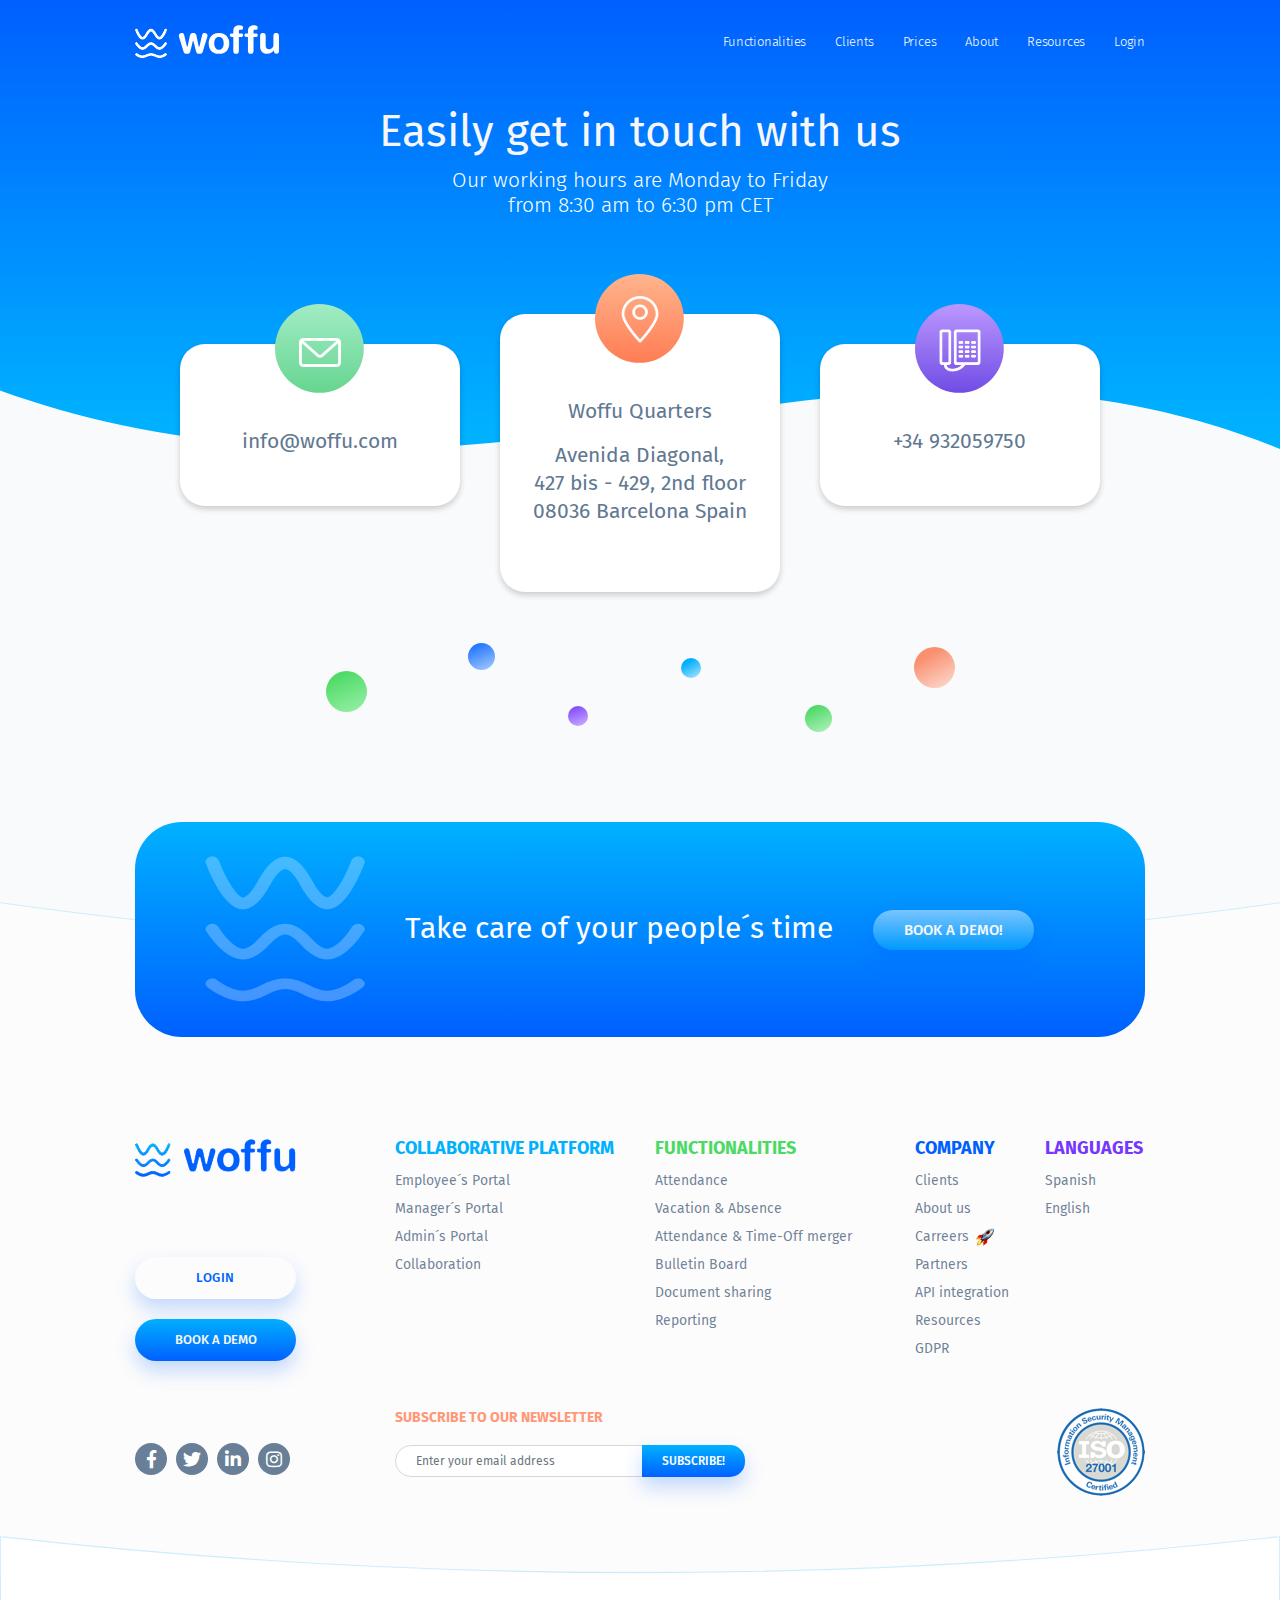
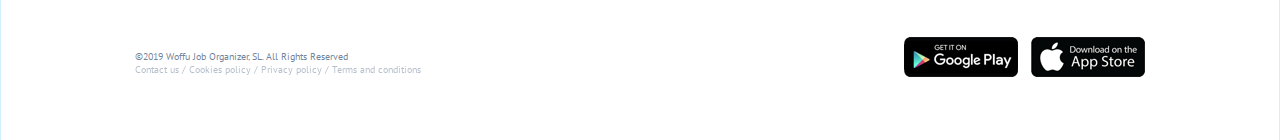
<file: contact.html>
<!doctype html>
<html lang="en">
  <head>
    <meta charset="utf-8">
    <meta name="viewport" content="width=device-width, initial-scale=1, shrink-to-fit=no">
    <meta name="description" content="">
    <meta name="author" content="">
    <title>woffu | Contact us</title>
    <!--
    <link rel="icon" href="images/favicon.ico">
    -->

    <link rel="stylesheet" type="text/css" href="assets/bootstrap/4.3.1/css/bootstrap.css">
    <!--
    <link rel="stylesheet" href="https://stackpath.bootstrapcdn.com/bootstrap/4.3.1/css/bootstrap.min.css" integrity="sha384-ggOyR0iXCbMQv3Xipma34MD+dH/1fQ784/j6cY/iJTQUOhcWr7x9JvoRxT2MZw1T" crossorigin="anonymous">
    -->

    <link rel="stylesheet" type="text/css" href="assets/webfonts/fira-sans/fira-sans.css">
    <link rel="stylesheet" type="text/css" href="assets/webfonts/pt-sans/pt-sans.css">
    <link rel="stylesheet" type="text/css" href="css/style.css">
    <link rel="stylesheet" type="text/css" href="css/style-responsive.css">
    <link rel="stylesheet" type="text/css" href="assets/fontawesome/5.8.1/css/all.css">
    <link rel="stylesheet" type="text/css" href="assets/fontawesome/5.8.1/css/brands.css">
  </head>

  <body>

    <header id="header">
      <nav class="navbar navbar-expand-lg">
        <div class="container">
          <a class="navbar-brand" href="index.html">
            <img src="files/header-logo.svg" alt="woffu" width="144" height="34" />
            <img src="files/header-logo-affix.png" alt="woffu" width="144" height="34" />
          </a>
          <button class="navbar-toggler" type="button" data-toggle="collapse" data-target="#navbarNav" aria-controls="navbarNav" aria-expanded="false" aria-label="Toggle navigation"></button>
          <div id="navbarNav" class="collapse navbar-collapse justify-content-end">
            <ul>
              <li class="dropdown">
                <a href="#" data-toggle="dropdown">Functionalities</a>
                <div class="dropdown-menu" aria-labelledby="dropdownMenuButton">
                  <ul>
                    <li><a href="function.html">Attendance</a><li>
                    <li><a href="function.html">Vacation &amp; Absence</a></li>
                    <li><a href="function.html">Attendance &amp; Time-Off merger</a></li>
                    <li><a href="function.html">Bulletin Board</a></li>
                    <li><a href="function.html">Document sharing</a></li>
                    <li><a href="function.html">Reporting</a></li>
                  </ul>
                </div><!-- /.dropdown-menu -->
              </li><!-- /.dropdown -->
              <li><a href="clients.html">Clients</a></li>
              <li><a href="pricing.html">Prices</a></li>
              <li><a href="about.html">About</a></li>
              <li><a href="#">Resources</a></li>
              <li><a href="#">Login</a></li>
            </ul>
            <form class="form-inline">
              <button class="btn btn-outline-primary" type="submit">SIGN UP!</button>
            </form>
          </div>
        </div>
      </nav>
    </header><!-- #header -->

    <main id="main">

      <section id="contact-us-hero" class="hero">
        <div class="container">

          <div class="article">
            <h1>Easily get in touch with us</h1>
            <p>Our working hours are Monday to Friday from 8:30 am to 6:30 pm CET</p>
          </div><!-- /.article -->
          
        </div><!-- /.container -->
      </section><!-- /#contact-us-hero -->

      <section id="contact-us">
        <div class="container">
          <div class="row">
            <div class="col-lg-4">
              
              <div class="panel email">
                <div class="img">
                  <img src="files/contact-us-email.png" alt="" width="42" height="29" />
                </div><!-- /.img -->
                <a href="mailto:info@woffu.com">info@woffu.com</a>
              </div><!-- /.panel.email -->

            </div><!-- /.col-lg-4 -->
            <div class="col-lg-4">
              
              <div class="panel address">
                <div class="img">
                  <img src="files/contact-us-address.png" alt="" width="38" height="47" />
                </div><!-- /.img -->
                <p>Woffu Quarters</p>
                <p>
                  Avenida Diagonal,<br/>
                  427 bis - 429, 2nd floor</br>
                  08036 Barcelona Spain
                </p>
              </div><!-- /.panel.address -->

            </div><!-- /.col-lg-4 -->
            <div class="col-lg-4">
              
              <div class="panel phone">
                <div class="img">
                  <img src="files/contact-us-phone.png" alt="" width="42" height="43" />
                </div><!-- /.img -->
                <a href="tel:+34 932059750">+34 932059750</a>
              </div><!-- /.panel.address -->

            </div><!-- /.col-lg-4 -->
          </div><!-- /.row -->
        </div><!-- /.container -->
      </section><!-- /#clients -->

    </main><!-- #main -->

    <footer id="footer">

      <section class="top">
        
        <section id="demo" class="d-flex align-items-center">
          <table class="table">
            <tr>
              <td><img src="files/footer-demo.png" alt="" width="160" height="146" /></td>
              <td><p>Take care of your people´s time</p></td>
              <td><a class="btn btn-primary" href="#">BOOK A DEMO!</a></td>
            </tr>
          </table>
        </section><!-- /#demo -->

        <div class="container">
          <div class="row">
            <div class="col-lg-3">

              <a class="navbar-brand" href="index.html">
                <img src="files/footer-logo.png" alt="woffu" width="161" height="38" />
              </a>
              <form>
                <button class="btn btn-light" type="submit">login</button>
              </form>
              <a class="btn btn-primary" href="#">BOOK A DEMO</a>
              <div class="social d-lg-none">
                <ul>
                  <li><a href="#" class="fab fa-facebook-f"></a></li>
                  <li><a href="#" class="fab fa-twitter"></a></li>
                  <li><a href="#" class="fab fa-linkedin-in"></a></li>
                  <li><a href="#" class="fab fa-instagram"></a></li>
                </ul>  
              </div><!-- /.social -->

            </div><!-- /.col-lg-3 -->
            <div class="col-lg-9">
              
              <div class="row nav">
                <div class="col-lg-4">
                  <h6>COLLABORATIVE PLATFORM</h6>
                  <ul>
                    <li><a href="#">Employee´s Portal </a></li>
                    <li><a href="#">Manager´s Portal </a></li>
                    <li><a href="#">Admin´s Portal</a></li>
                    <li><a href="#">Collaboration</a></li>
                  </ul>
                </div>
                <div class="col-lg-4">
                  <h6>FUNCTIONALITIES</h6>
                  <ul>
                    <li><a href="#">Attendance</a></li>
                    <li class="active"><a href="#">Vacation &amp; Absence</a></li>
                    <li><a href="#">Attendance &amp; Time-Off merger</a></li>
                    <li><a href="#">Bulletin Board</a></li>
                    <li><a href="#">Document sharing</a></li>
                    <li><a href="#">Reporting</a></li>
                  </ul>
                </div>
                <div class="col-lg-2">
                  <h6>COMPANY</h6>
                  <ul>
                    <li><a href="#">Clients</a></li>
                    <li><a href="about.html">About us</a></li>
                    <li class="carreers"><a href="carreers.html">Carreers</a></li>
                    <li><a href="#">Partners</a></li>
                    <li><a href="#">API integration</a></li>
                    <li><a href="#">Resources</a></li>
                    <li><a href="#">GDPR</a></li>
                  </ul>
                </div>
                <div class="col-lg-2">
                  <h6>LANGUAGES</h6>
                  <ul>
                    <li><a href="#">Spanish</a></li>
                    <li><a href="#">English</a></li>
                  </ul>
                </div>
              </div><!-- /.row -->
              
            </div><!-- /.col-lg-9 -->
            <div class="col-lg-3">
              
              <div class="social d-none d-lg-block">
                <ul>
                  <li><a href="#" class="fab fa-facebook-f"></a></li>
                  <li><a href="#" class="fab fa-twitter"></a></li>
                  <li><a href="#" class="fab fa-linkedin-in"></a></li>
                  <li><a href="#" class="fab fa-instagram"></a></li>
                </ul>  
              </div><!-- /.social -->

            </div><!-- /.col-lg-3 -->
            <div class="col-lg-9">
              <div class="row">
                <div class="col-lg-8">
                  
                  <div class="newsletter">
                    <form>
                      <label>SUBSCRIBE TO OUR NEWSLETTER</label>
                      <div class="input-group">
                        <input type="text" class="form-control" placeholder="Enter your email address" aria-label="Enter your email address" aria-describedby="newsletter-submit">
                        <div class="input-group-append">
                          <button id="newsletter-submit" class="btn" type="button">SUBSCRIBE!</button>
                        </div>
                      </div>
                    </form>
                  </div><!-- /.newsletter -->    

                </div><!-- /.col-lg-8 -->
                <div class="col-lg-4">
              
                  <div class="iso">
                    <img src="files/footer-iso.png" alt="" width="88" height="88" />  
                  </div><!-- .iso -->    

                </div><!-- /.col-lg-4 -->
              </div><!-- /.row -->
            </div><!-- /.col-lg-9 -->
          </div><!-- /.row -->
        </div><!-- /.container -->
      </section><!-- /.top -->

      <section class="bottom">
        <div class="container">
          <div class="row">
            <div class="col-lg-6">

              <div class="copyright">
                ©2019 Woffu Job Organizer, SL. All Rights Reserved
                <ul>
                  <li><a href="contact.html">Contact us</a></li>
                  <li><a href="#">Cookies policy</a></li>
                  <li><a href="#">Privacy policy</a></li>
                  <li><a href="#">Terms and conditions</a></li>
                </ul>
              </div><!-- /.copyright -->
              
            </div><!-- /.col-lg-6 -->
            <div class="col-lg-6">

              <div class="apk">
                <ul>
                  <li>
                    <a class="google-play" href="https://play.google.com/store/apps/details?id=com.woffu.app&hl=es_US&pcampaignid=MKT-Other-global-all-co-prtnr-py-PartBadge-Mar2515-1">
                    </a>
                  </li>
                  <li>
                    <a class="app-store" href="https://apps.apple.com/es/app/woffu/id1438117209">
                    </a>
                  </li>
                </ul>
              </div><!-- /.apk -->

            </div><!-- /.col-lg-6 -->
          </div><!-- /.row -->
        </div><!-- /.container -->
      </section><!-- /.bottom -->
    </footer><!-- /#footer -->

    <script src="assets/jquery/3.4.1/jquery.min.js"></script>
    <script src="assets/popper/1.14.7/popper-min.js"></script>
    <script src="assets/bootstrap/4.3.1/js/bootstrap.min.js"></script>

    <script type="text/javascript">
      
      //STICKY HEADER
      $(window).scroll(function() {
        if ($(window).width() > 991 && $(document).scrollTop() > 100) {
            $('#header').addClass('affix');
        } 
        else {
          $('#header').removeClass('affix');
        }
      });

    </script>


    <!--
    <script src="https://code.jquery.com/jquery-3.3.1.slim.min.js" integrity="sha384-q8i/X+965DzO0rT7abK41JStQIAqVgRVzpbzo5smXKp4YfRvH+8abtTE1Pi6jizo" crossorigin="anonymous"></script>
    <script src="https://cdnjs.cloudflare.com/ajax/libs/popper.js/1.14.7/umd/popper.min.js" integrity="sha384-UO2eT0CpHqdSJQ6hJty5KVphtPhzWj9WO1clHTMGa3JDZwrnQq4sF86dIHNDz0W1" crossorigin="anonymous"></script>
    <script src="https://stackpath.bootstrapcdn.com/bootstrap/4.3.1/js/bootstrap.min.js" integrity="sha384-JjSmVgyd0p3pXB1rRibZUAYoIIy6OrQ6VrjIEaFf/nJGzIxFDsf4x0xIM+B07jRM" crossorigin="anonymous"></script>
    -->

  </body>
</html>
</file>
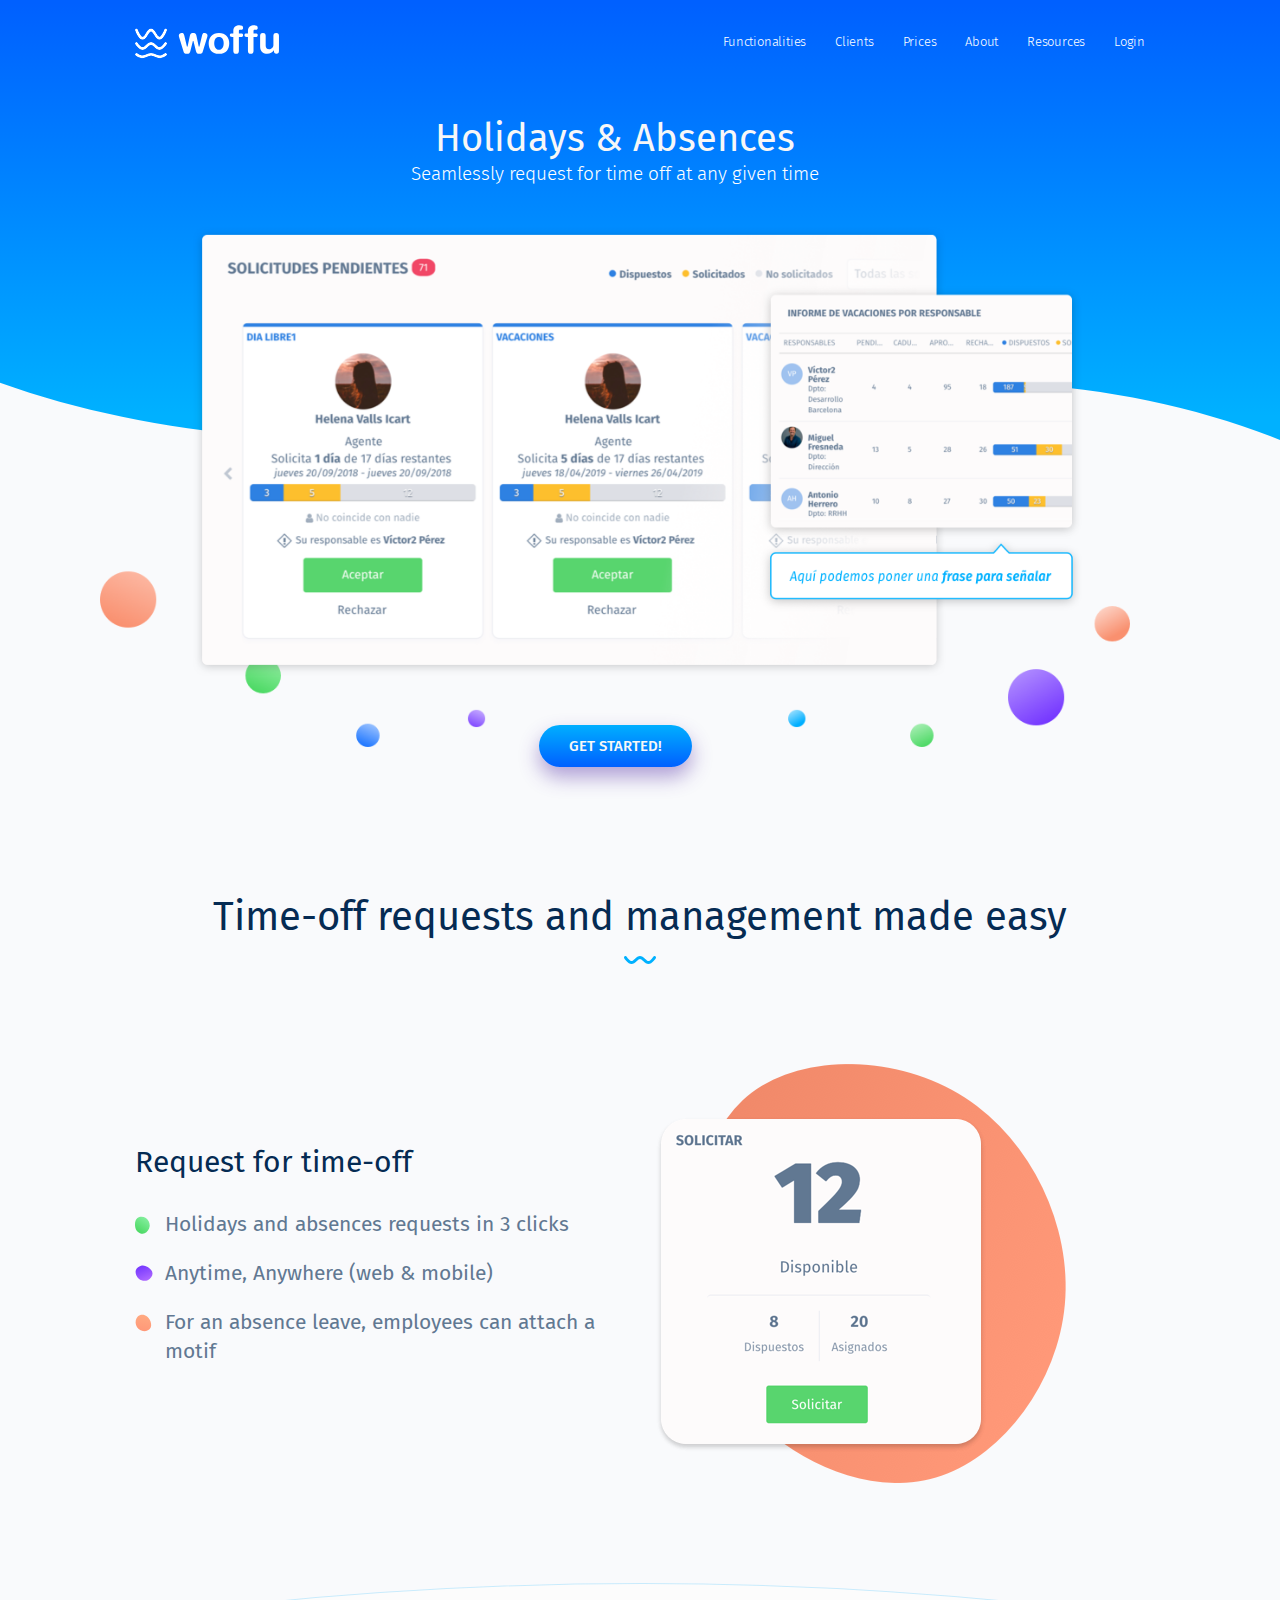
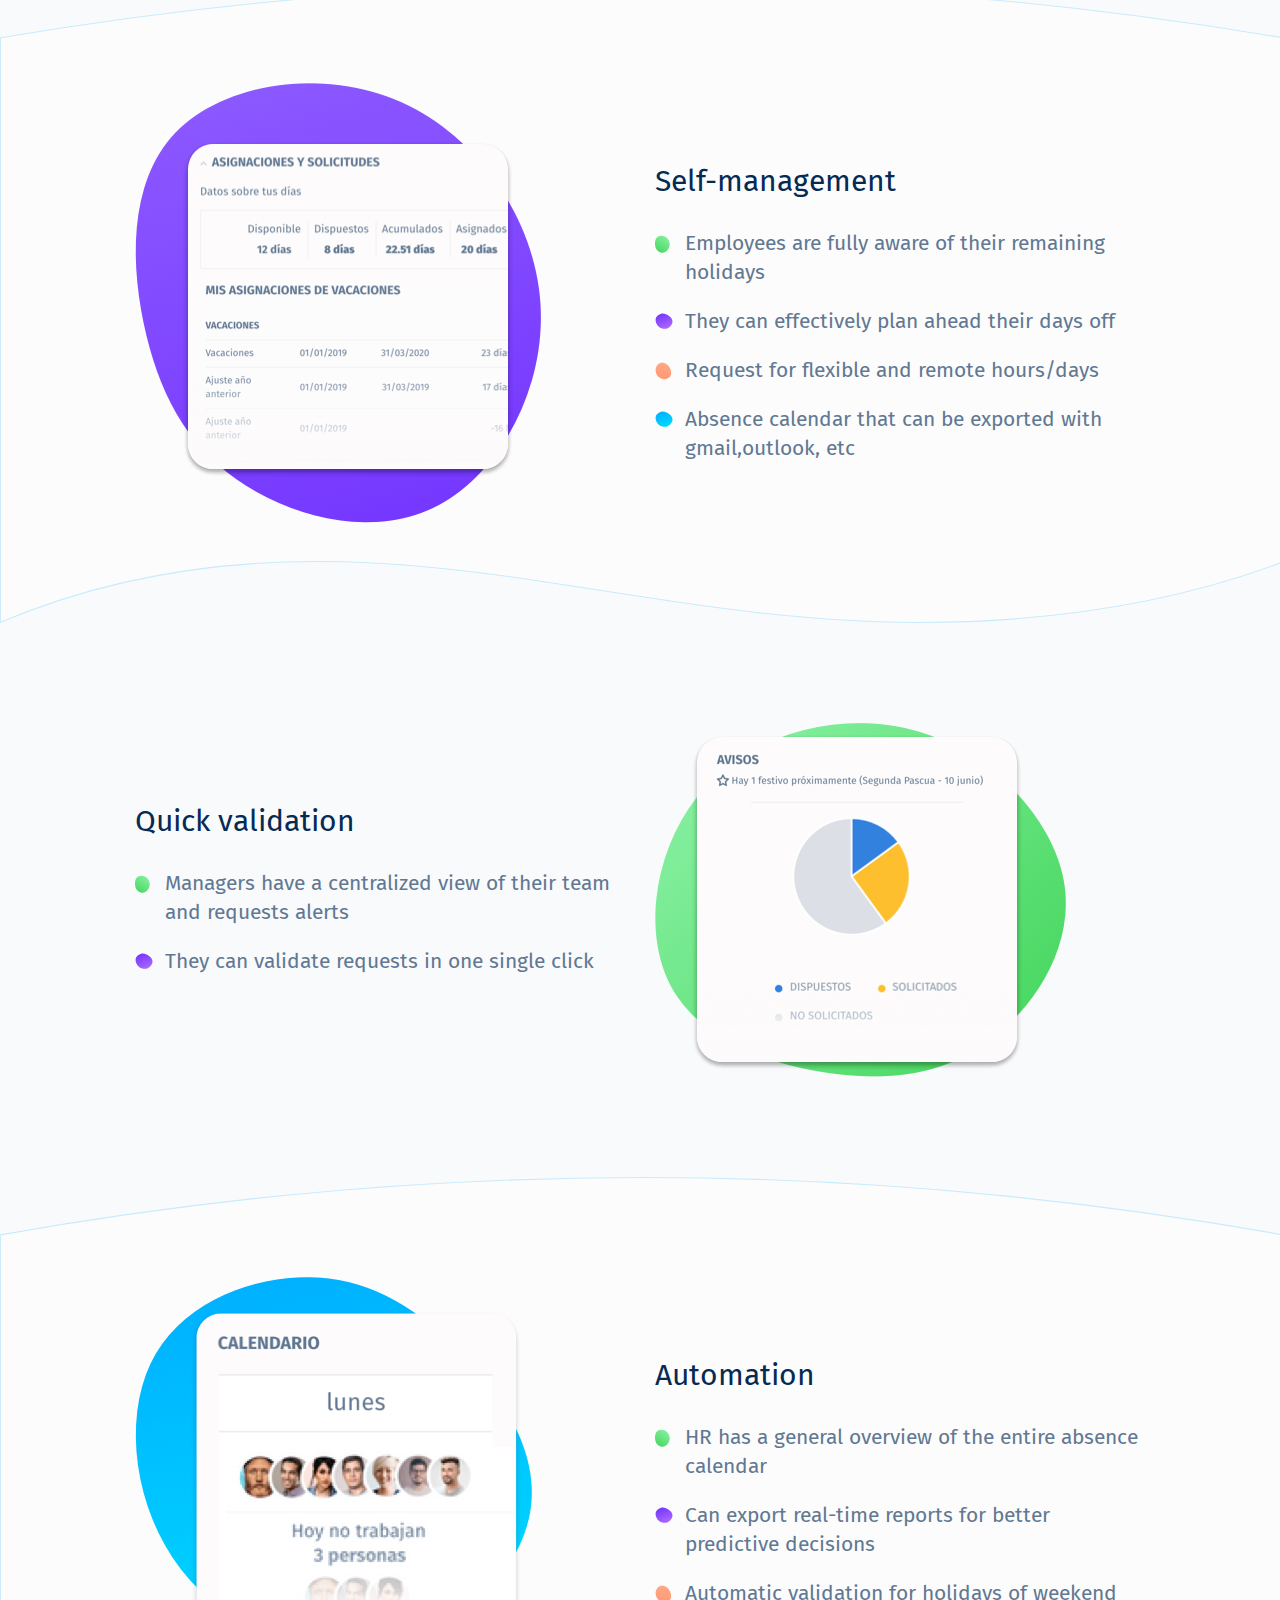
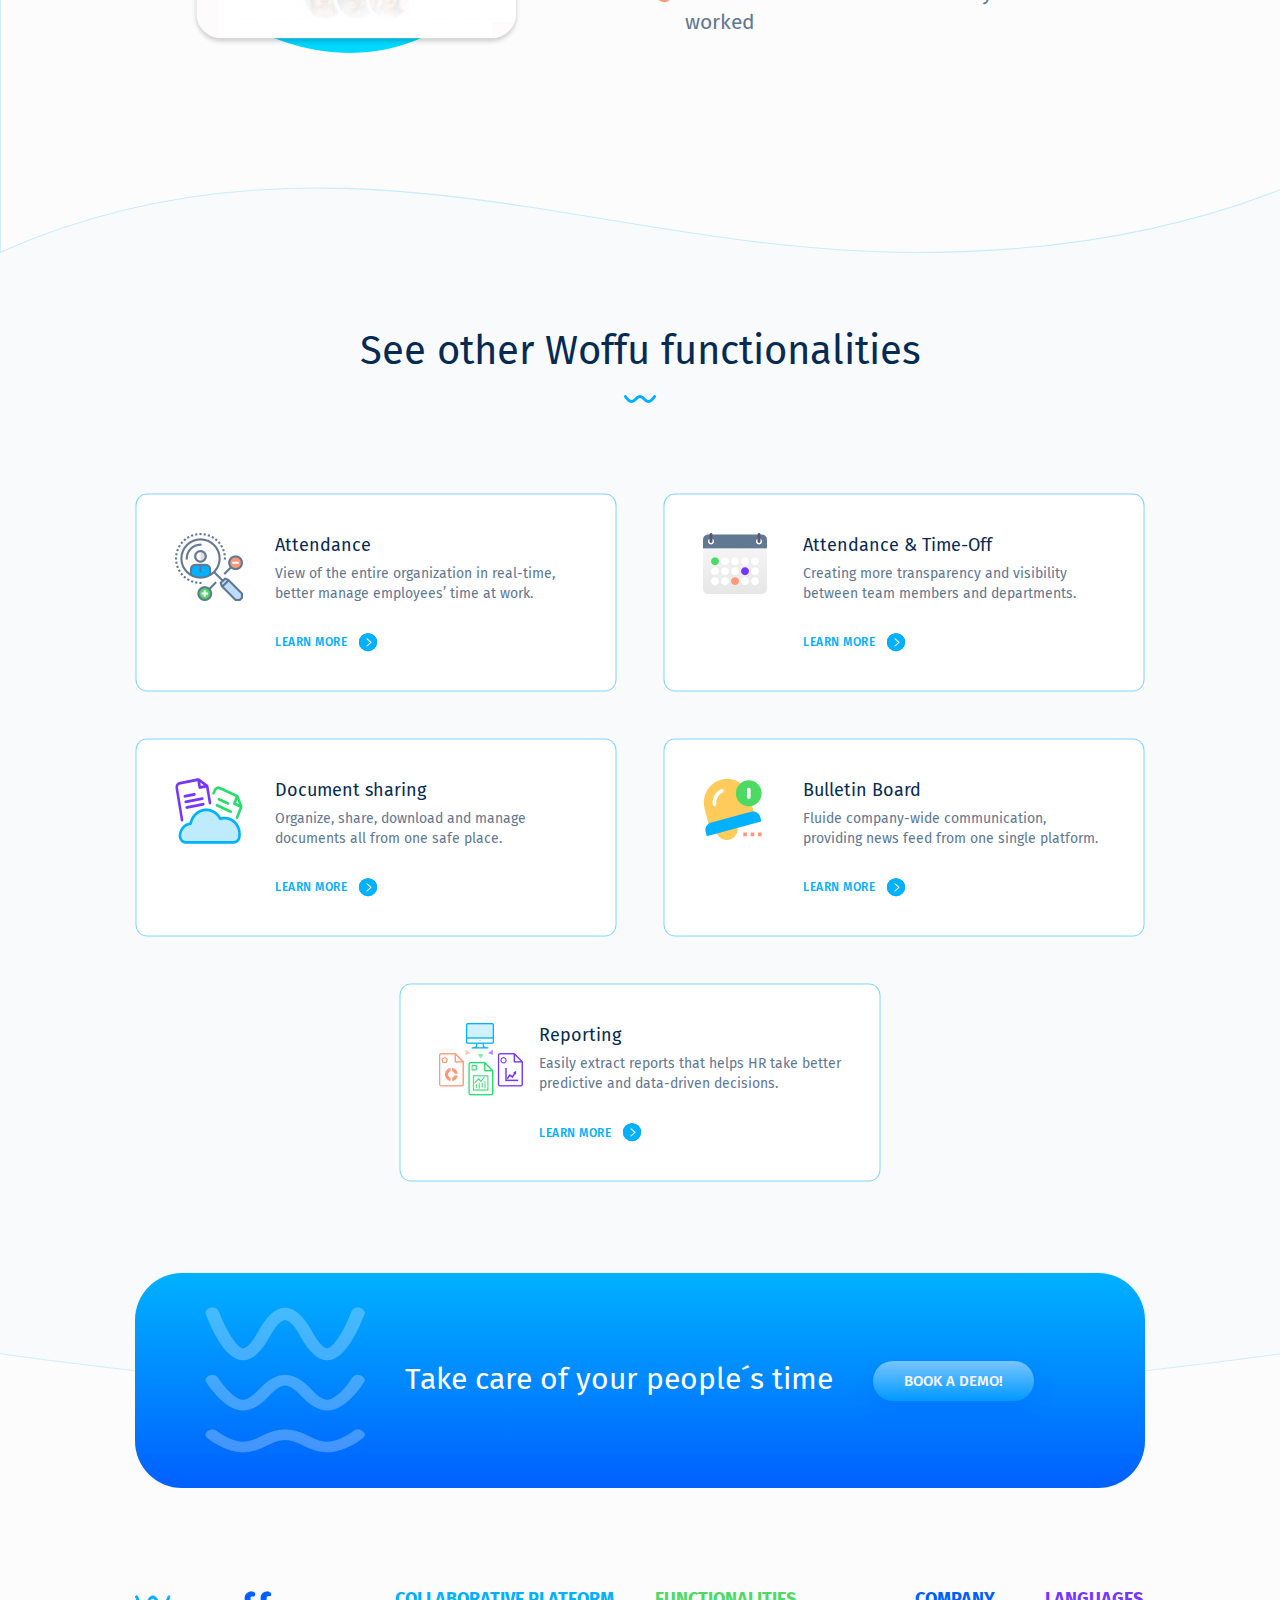
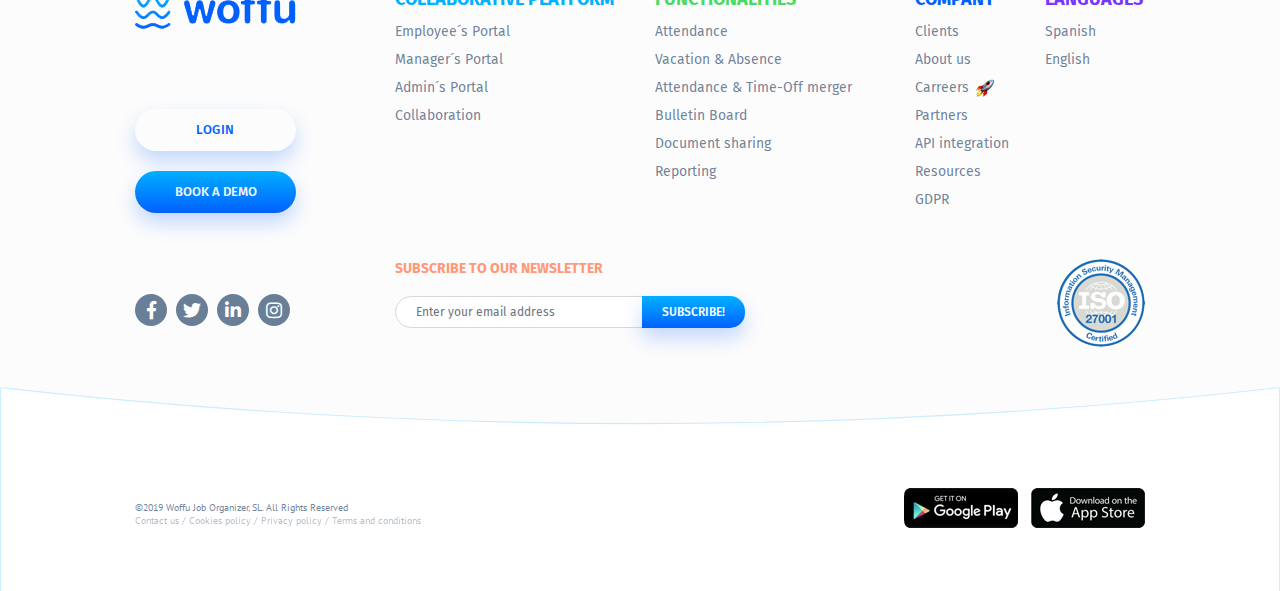
<file: function-reporting.html>
<!doctype html>
<html lang="en">
  <head>
    <meta charset="utf-8">
    <meta name="viewport" content="width=device-width, initial-scale=1, shrink-to-fit=no">
    <meta name="description" content="">
    <meta name="author" content="">
    <title>woffu | Functionalities</title>
    <!--
    <link rel="icon" href="images/favicon.ico">
    -->

    <link rel="stylesheet" type="text/css" href="assets/bootstrap/4.3.1/css/bootstrap.css">
    <!--
    <link rel="stylesheet" href="https://stackpath.bootstrapcdn.com/bootstrap/4.3.1/css/bootstrap.min.css" integrity="sha384-ggOyR0iXCbMQv3Xipma34MD+dH/1fQ784/j6cY/iJTQUOhcWr7x9JvoRxT2MZw1T" crossorigin="anonymous">
    -->

    <link rel="stylesheet" type="text/css" href="assets/webfonts/fira-sans/fira-sans.css">
    <link rel="stylesheet" type="text/css" href="assets/webfonts/pt-sans/pt-sans.css">
    <link rel="stylesheet" type="text/css" href="css/style.css">
    <link rel="stylesheet" type="text/css" href="css/style-responsive.css">
    <link rel="stylesheet" type="text/css" href="assets/fontawesome/5.8.1/css/all.css">
    <link rel="stylesheet" type="text/css" href="assets/fontawesome/5.8.1/css/brands.css">
  </head>

  <body>

    <header id="header">
      <nav class="navbar navbar-expand-lg">
        <div class="container">
          <a class="navbar-brand" href="index.html">
            <img src="files/header-logo.svg" alt="woffu" width="144" height="34" />
            <img src="files/header-logo-affix.png" alt="woffu" width="144" height="34" />
          </a>
          <button class="navbar-toggler" type="button" data-toggle="collapse" data-target="#navbarNav" aria-controls="navbarNav" aria-expanded="false" aria-label="Toggle navigation"></button>
          <div id="navbarNav" class="collapse navbar-collapse justify-content-end">
            <ul>
              <li class="dropdown">
                <a href="#" data-toggle="dropdown">Functionalities</a>
                <div class="dropdown-menu" aria-labelledby="dropdownMenuButton">
                  <ul>
                    <li><a href="function.html">Attendance</a><li>
                    <li><a href="function.html">Vacation &amp; Absence</a></li>
                    <li><a href="function.html">Attendance &amp; Time-Off merger</a></li>
                    <li><a href="function.html">Bulletin Board</a></li>
                    <li><a href="function.html">Document sharing</a></li>
                    <li><a href="function.html">Reporting</a></li>
                  </ul>
                </div><!-- /.dropdown-menu -->
              </li><!-- /.dropdown -->
              <li><a href="clients.html">Clients</a></li>
              <li><a href="pricing.html">Prices</a></li>
              <li><a href="about.html">About</a></li>
              <li><a href="#">Resources</a></li>
              <li><a href="#">Login</a></li>
            </ul>
            <form class="form-inline">
              <button class="btn btn-outline-primary" type="submit">SIGN UP!</button>
            </form>
          </div>
        </div>
      </nav>
    </header><!-- #header -->

    <main id="main">

      <section id="function-hero" class="hero">
        <div class="container">

          <div class="article">
            <h1>Holidays & Absences</h1>
            <p>Seamlessly request for time off at any given time</p>
          </div>
          <div class="img">
            <img src="files/function-hero.png" alt="" width="1190" height="601" />    
          </div><!-- /.img -->
          <a class="btn btn-primary" href="#">GET STARTED!</a>
          
        </div><!-- /.container -->
      </section><!-- /#function-hero -->

      <section id="function-timeoff" class="function-timeoff">
        <div class="container">
          <h2>Time-off requests and management made easy</h2>
          <div class="row">
            <div class="col-lg-6">

              <article class="content">
                <h3>Request for time-off</h3>
                <ul>
                  <li>Holidays and absences requests in 3 clicks</li>
                  <li>Anytime, Anywhere (web & mobile)</li>
                  <li>For an absence leave, employees can attach a motif</li>
                </ul>      
              </article><!-- /.content -->

            </div><!-- /.col-lg-6 -->
            <div class="col-lg-6">

              <div class="img">
                <img src="files/function-timeoff-01.png" alt="" width="411" height="419" />
              </div><!-- /.img -->
              
            </div><!-- /.col-lg-6 -->
          </div><!-- /.row -->
        </div><!-- /.container -->
      </section><!-- /#function-timeoff -->

      <section id="function-timeoff-2" class="function-timeoff">
        <div class="container">
          <div class="row">
            <div class="col-lg-6">

              <article class="content">
                <h3>Self-management</h3>
                <ul>
                  <li>Employees are fully aware of their remaining holidays</li>
                  <li>They can effectively plan ahead their days off </li>
                  <li>Request for flexible and remote hours/days</li>
                  <li>Absence calendar that can be exported with gmail,outlook, etc</li>
                </ul>      
              </article><!-- /.content -->

            </div><!-- /.col-lg-6 -->
            <div class="col-lg-6 order-lg-first">

              <div class="img">
                <img src="files/function-timeoff-02.png" alt="" width="406" height="440" />
              </div><!-- /.img -->
              
            </div><!-- /.col-lg-6 -->
          </div><!-- /.row -->
        </div><!-- /.container -->
      </section><!-- /#function-timeoff-2 -->

      <section id="function-timeoff-3" class="function-timeoff">
        <div class="container">
          <div class="row">
            <div class="col-lg-6">

              <article class="content">
                <h3>Quick validation</h3>
                <ul>
                  <li>Managers have a centralized view of their team and requests alerts</li>
                  <li>They can validate requests in one single click</li>
                </ul>      
              </article><!-- /.content -->

            </div><!-- /.col-lg-6 -->
            <div class="col-lg-6">

              <div class="img">
                <img src="files/function-timeoff-03.png" alt="" width="411" height="354" />
              </div><!-- /.img -->
              
            </div><!-- /.col-lg-6 -->
          </div><!-- /.row -->
        </div><!-- /.container -->
      </section><!-- /#function-timeoff-3 -->

      <section id="function-timeoff-4" class="function-timeoff last">
        <div class="container">
          <div class="row">
            <div class="col-lg-6">

              <article class="content">
                <h3>Automation</h3>
                <ul>
                  <li>HR has a general overview of the entire absence calendar</li>
                  <li>Can export real-time reports for better predictive decisions</li>
                  <li>Automatic validation for holidays of weekend worked</li>
                </ul>      
              </article><!-- /.content -->

            </div><!-- /.col-lg-6 -->
            <div class="col-lg-6 order-lg-first">

              <div class="img">
                <img src="files/function-timeoff-04.png" alt="" width="397" height="376" />
              </div><!-- /.img -->
              
            </div><!-- /.col-lg-6 -->
          </div><!-- /.row -->
        </div><!-- /.container -->
      </section><!-- /#function-timeoff-4 -->

      <section id="function-others">
        <div class="container">

          <h2>See other Woffu functionalities</h2>
          
          <div class="row row-eq-height">
            <div class="col-lg-6">

              <a class="content" href="#">
                <span class="img">
                  <img src="files/function-others-01.png" alt="" width="68" height="68" />
                </span><!-- /.img -->
                <b>Attendance</b>
                <span>
                  View of the entire organization in real-time, better manage employees’ time at work.
                </span>
                <span class="more">Learn more</span>
              </a><!-- /.content -->
              
            </div><!-- /.col-lg-6 -->
            <div class="col-lg-6">

              <a class="content" href="#">
                <span class="img">
                  <img src="files/function-others-02.png" alt="" width="64" height="61" />
                </span><!-- /.img -->
                <b>Attendance & Time-Off</b>
                <span>
                  Creating more transparency and visibility between team members and departments.  
                </span>
                <span class="more">Learn more</span>
              </a><!-- /.content -->

            </div><!-- /.col-lg-6 -->
            <div class="col-lg-6">

              <a class="content" href="#">
                <span class="img">
                  <img src="files/function-others-03.png" alt="" width="68" height="66" />
                </span><!-- /.img -->
                <b>Document sharing</b>
                <span>
                  Organize, share, download and manage documents all from one safe place.
                </span>
                <span class="more">Learn more</span>
              </a><!-- /.content -->

            </div><!-- /.col-lg-6 -->
            <div class="col-lg-6">

              <a class="content" href="#">
                <span class="img">
                  <img src="files/function-others-04.png" alt="" width="59" height="62" />
                </span><!-- /.img -->
                <b>Bulletin Board</b>
                <span>
                  Fluide company-wide communication, providing news feed from one single platform.
                </span>
                <span class="more">Learn more</span>
              </a><!-- /.content -->

            </div><!-- /.col-lg-6 -->
            <div class="col-lg-6 offset-lg-3">
              
              <a class="content" href="#">
                <span class="img">
                  <img src="files/function-others-05.png" alt="" width="84" height="73" />
                </span><!-- /.img -->
                <b>Reporting</b>
                <span>
                  Easily extract reports that helps HR take better predictive and data-driven decisions.
                </span>
                <span class="more">Learn more</span>
              </a><!-- /.content -->

            </div><!-- /.col-lg-6 -->
          </div><!-- /.row -->
        </div><!-- /.container -->
      </section><!-- /#function-others -->
      

    </main><!-- #main -->

    <footer id="footer">

      <section class="top">
        
        <section id="demo" class="d-flex align-items-center">
          <table class="table">
            <tr>
              <td><img src="files/footer-demo.png" alt="" width="160" height="146" /></td>
              <td><p>Take care of your people´s time</p></td>
              <td><a class="btn btn-primary" href="#">BOOK A DEMO!</a></td>
            </tr>
          </table>
        </section><!-- /#demo -->

        <div class="container">
          <div class="row">
            <div class="col-lg-3">

              <a class="navbar-brand" href="index.html">
                <img src="files/footer-logo.png" alt="woffu" width="161" height="38" />
              </a>
              <form>
                <button class="btn btn-light" type="submit">login</button>
              </form>
              <a class="btn btn-primary" href="#">BOOK A DEMO</a>
              <div class="social d-lg-none">
                <ul>
                  <li><a href="#" class="fab fa-facebook-f"></a></li>
                  <li><a href="#" class="fab fa-twitter"></a></li>
                  <li><a href="#" class="fab fa-linkedin-in"></a></li>
                  <li><a href="#" class="fab fa-instagram"></a></li>
                </ul>  
              </div><!-- /.social -->

            </div><!-- /.col-lg-3 -->
            <div class="col-lg-9">
              
              <div class="row nav">
                <div class="col-lg-4">
                  <h6>COLLABORATIVE PLATFORM</h6>
                  <ul>
                    <li><a href="#">Employee´s Portal </a></li>
                    <li><a href="#">Manager´s Portal </a></li>
                    <li><a href="#">Admin´s Portal</a></li>
                    <li><a href="#">Collaboration</a></li>
                  </ul>
                </div>
                <div class="col-lg-4">
                  <h6>FUNCTIONALITIES</h6>
                  <ul>
                    <li><a href="#">Attendance</a></li>
                    <li class="active"><a href="#">Vacation &amp; Absence</a></li>
                    <li><a href="#">Attendance &amp; Time-Off merger</a></li>
                    <li><a href="#">Bulletin Board</a></li>
                    <li><a href="#">Document sharing</a></li>
                    <li><a href="#">Reporting</a></li>
                  </ul>
                </div>
                <div class="col-lg-2">
                  <h6>COMPANY</h6>
                  <ul>
                    <li><a href="#">Clients</a></li>
                    <li><a href="about.html">About us</a></li>
                    <li class="carreers"><a href="carreers.html">Carreers</a></li>
                    <li><a href="#">Partners</a></li>
                    <li><a href="#">API integration</a></li>
                    <li><a href="#">Resources</a></li>
                    <li><a href="#">GDPR</a></li>
                  </ul>
                </div>
                <div class="col-lg-2">
                  <h6>LANGUAGES</h6>
                  <ul>
                    <li><a href="#">Spanish</a></li>
                    <li><a href="#">English</a></li>
                  </ul>
                </div>
              </div><!-- /.row -->
              
            </div><!-- /.col-lg-9 -->
            <div class="col-lg-3">
              
              <div class="social d-none d-lg-block">
                <ul>
                  <li><a href="#" class="fab fa-facebook-f"></a></li>
                  <li><a href="#" class="fab fa-twitter"></a></li>
                  <li><a href="#" class="fab fa-linkedin-in"></a></li>
                  <li><a href="#" class="fab fa-instagram"></a></li>
                </ul>  
              </div><!-- /.social -->

            </div><!-- /.col-lg-3 -->
            <div class="col-lg-9">
              <div class="row">
                <div class="col-lg-8">
                  
                  <div class="newsletter">
                    <form>
                      <label>SUBSCRIBE TO OUR NEWSLETTER</label>
                      <div class="input-group">
                        <input type="text" class="form-control" placeholder="Enter your email address" aria-label="Enter your email address" aria-describedby="newsletter-submit">
                        <div class="input-group-append">
                          <button id="newsletter-submit" class="btn" type="button">SUBSCRIBE!</button>
                        </div>
                      </div>
                    </form>
                  </div><!-- /.newsletter -->    

                </div><!-- /.col-lg-8 -->
                <div class="col-lg-4">
              
                  <div class="iso">
                    <img src="files/footer-iso.png" alt="" width="88" height="88" />  
                  </div><!-- .iso -->    

                </div><!-- /.col-lg-4 -->
              </div><!-- /.row -->
            </div><!-- /.col-lg-9 -->
          </div><!-- /.row -->
        </div><!-- /.container -->
      </section><!-- /.top -->

      <section class="bottom">
        <div class="container">
          <div class="row">
            <div class="col-lg-6">

              <div class="copyright">
                ©2019 Woffu Job Organizer, SL. All Rights Reserved
                <ul>
                  <li><a href="contact.html">Contact us</a></li>
                  <li><a href="#">Cookies policy</a></li>
                  <li><a href="#">Privacy policy</a></li>
                  <li><a href="#">Terms and conditions</a></li>
                </ul>
              </div><!-- /.copyright -->
              
            </div><!-- /.col-lg-6 -->
            <div class="col-lg-6">

              <div class="apk">
                <ul>
                  <li>
                    <a class="google-play" href="https://play.google.com/store/apps/details?id=com.woffu.app&hl=es_US&pcampaignid=MKT-Other-global-all-co-prtnr-py-PartBadge-Mar2515-1">
                    </a>
                  </li>
                  <li>
                    <a class="app-store" href="https://apps.apple.com/es/app/woffu/id1438117209">
                    </a>
                  </li>
                </ul>
              </div><!-- /.apk -->

            </div><!-- /.col-lg-6 -->
          </div><!-- /.row -->
        </div><!-- /.container -->
      </section><!-- /.bottom -->
    </footer><!-- /#footer -->

    <script src="assets/jquery/3.4.1/jquery.min.js"></script>
    <script src="assets/popper/1.14.7/popper-min.js"></script>
    <script src="assets/bootstrap/4.3.1/js/bootstrap.min.js"></script>

    <script type="text/javascript">
      
      //STICKY HEADER
      $(window).scroll(function() {
        if ($(window).width() > 991 && $(document).scrollTop() > 100) {
            $('#header').addClass('affix');
        } 
        else {
          $('#header').removeClass('affix');
        }
      });

    </script>

    <!--
    <script src="https://code.jquery.com/jquery-3.3.1.slim.min.js" integrity="sha384-q8i/X+965DzO0rT7abK41JStQIAqVgRVzpbzo5smXKp4YfRvH+8abtTE1Pi6jizo" crossorigin="anonymous"></script>
    <script src="https://cdnjs.cloudflare.com/ajax/libs/popper.js/1.14.7/umd/popper.min.js" integrity="sha384-UO2eT0CpHqdSJQ6hJty5KVphtPhzWj9WO1clHTMGa3JDZwrnQq4sF86dIHNDz0W1" crossorigin="anonymous"></script>
    <script src="https://stackpath.bootstrapcdn.com/bootstrap/4.3.1/js/bootstrap.min.js" integrity="sha384-JjSmVgyd0p3pXB1rRibZUAYoIIy6OrQ6VrjIEaFf/nJGzIxFDsf4x0xIM+B07jRM" crossorigin="anonymous"></script>
    -->

  </body>
</html>
</file>
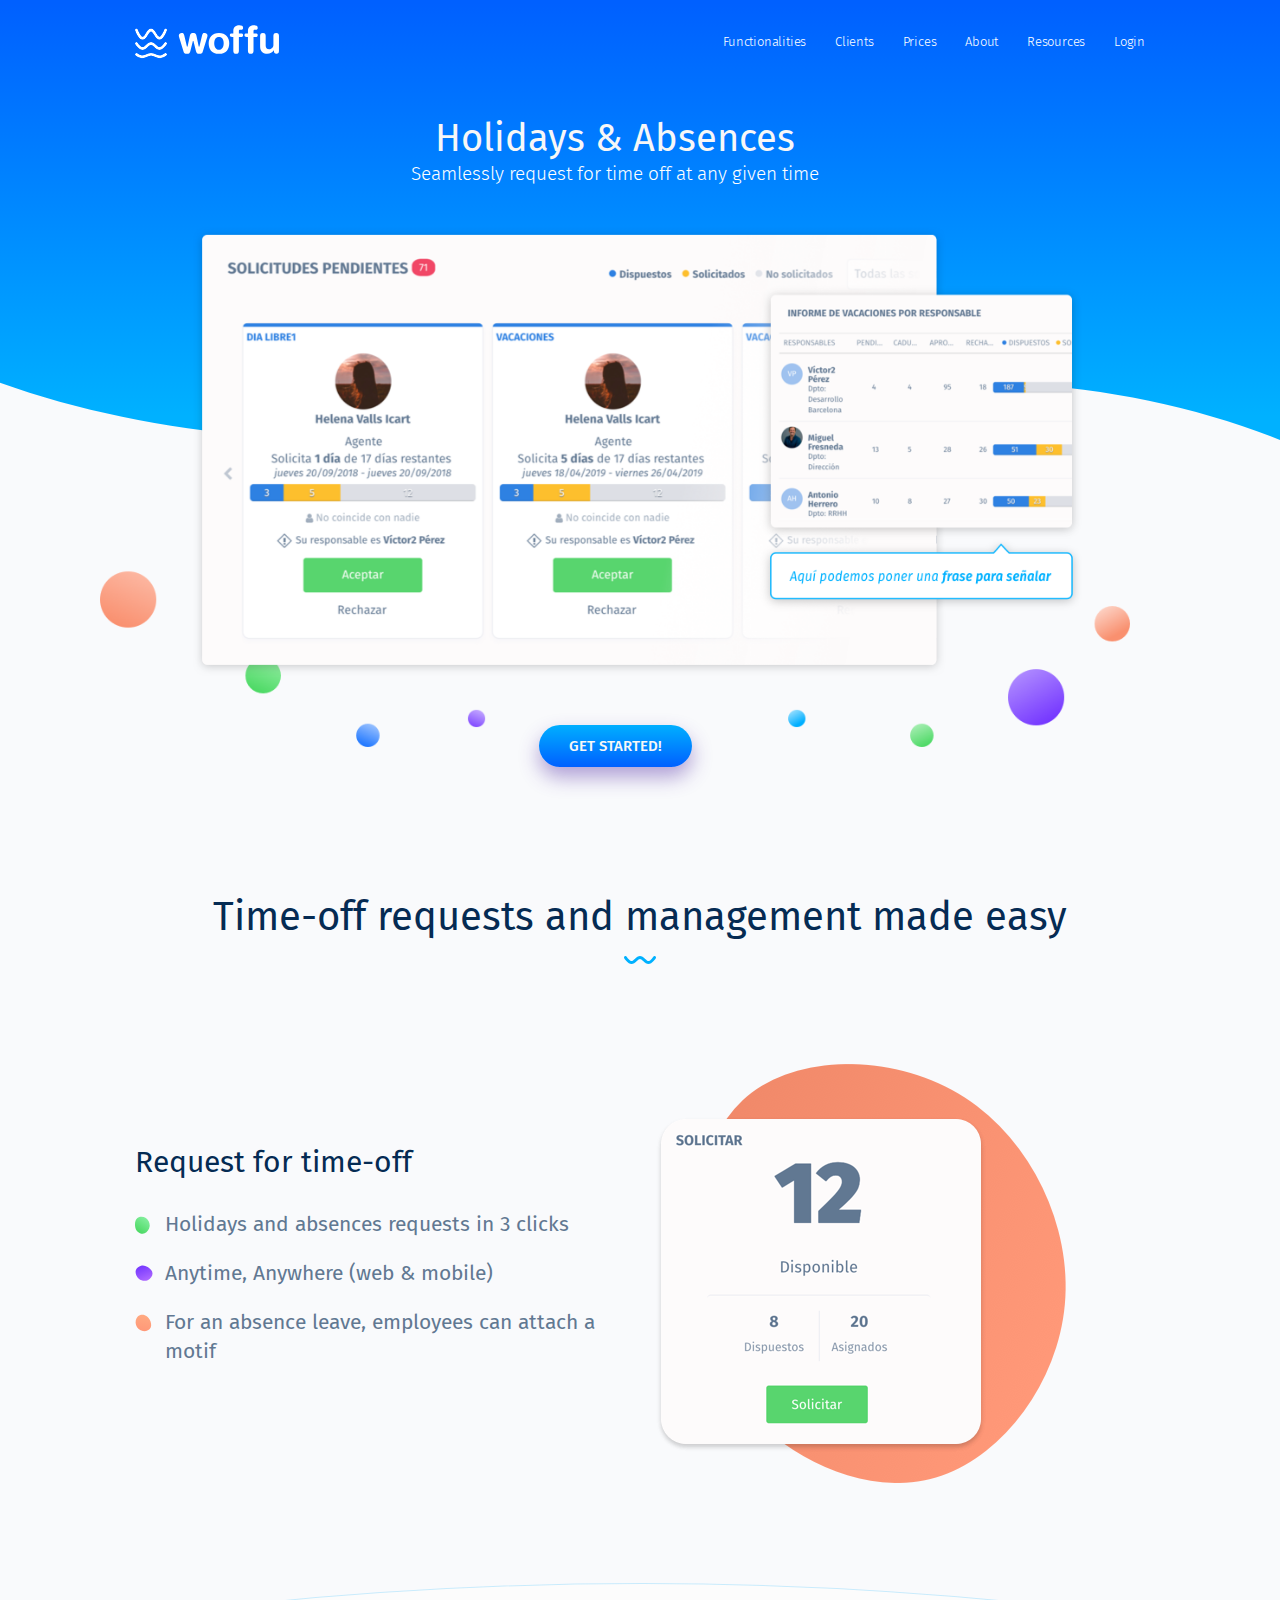
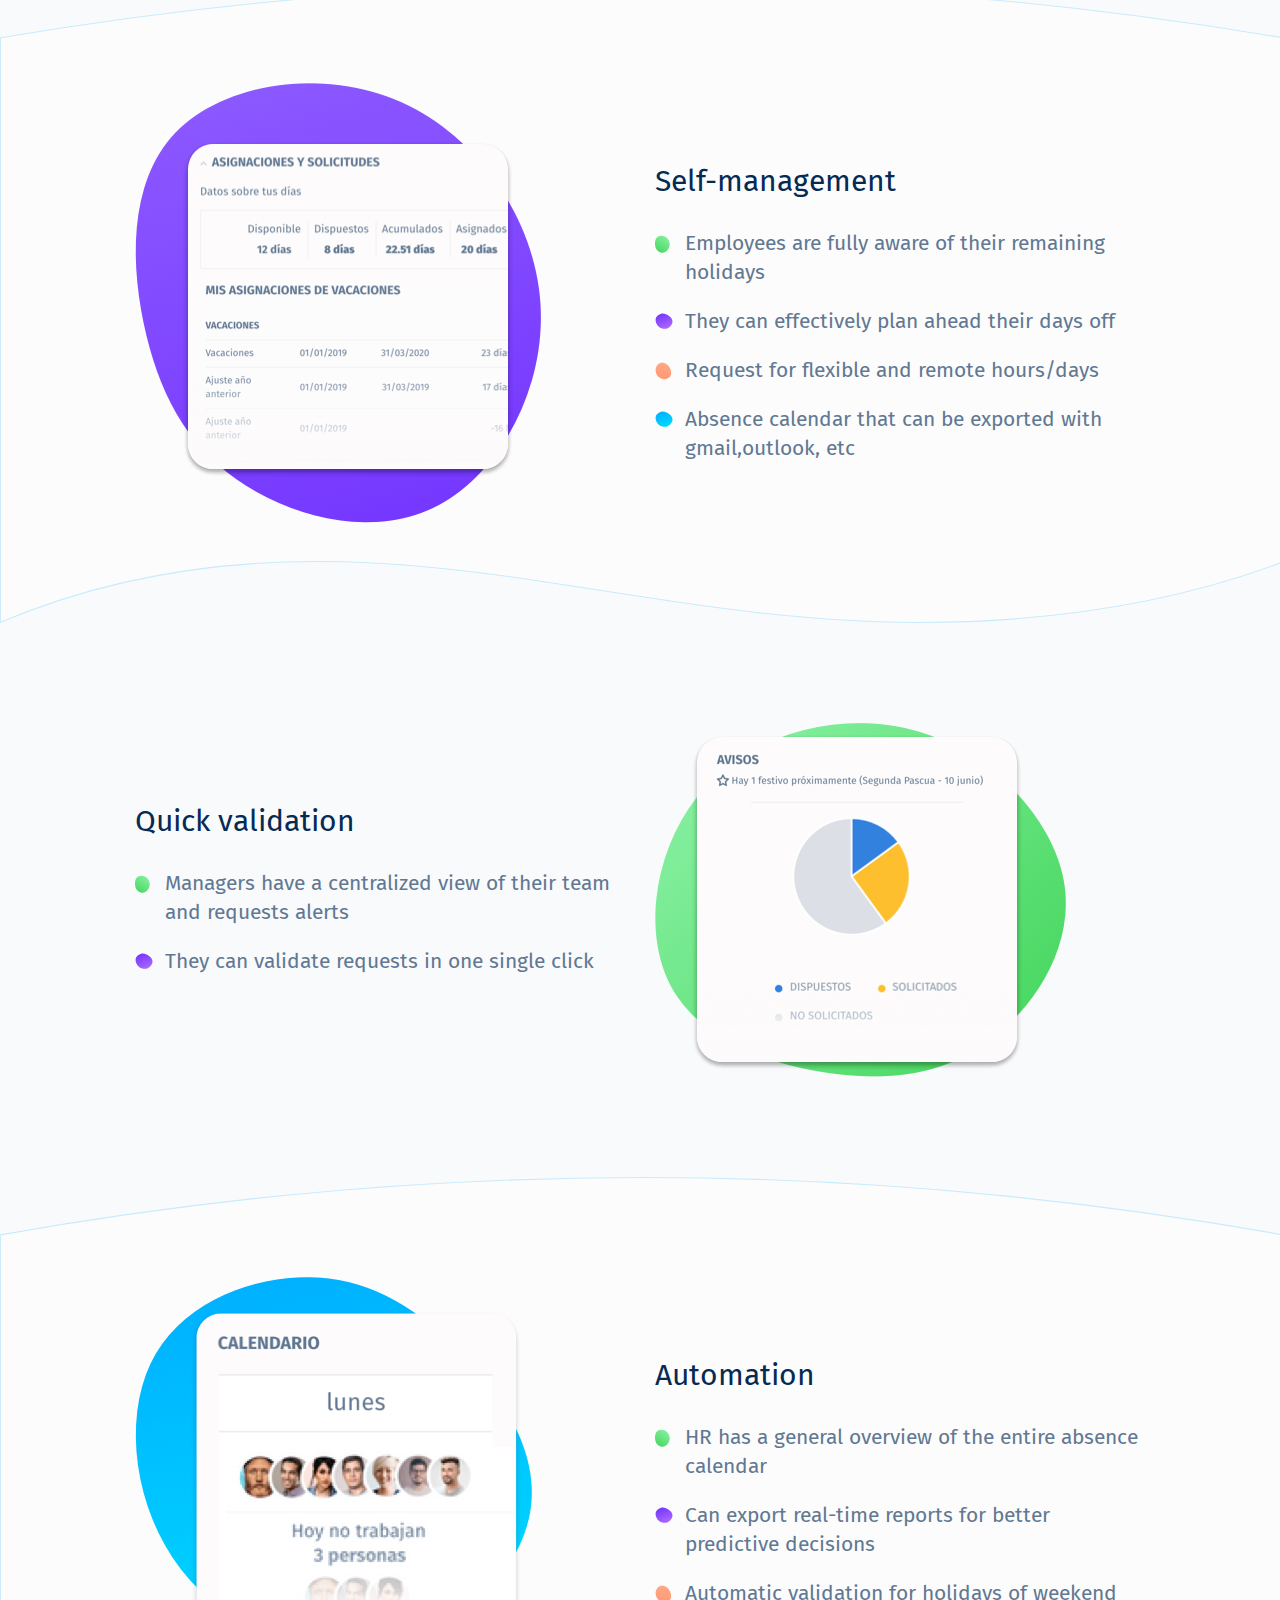
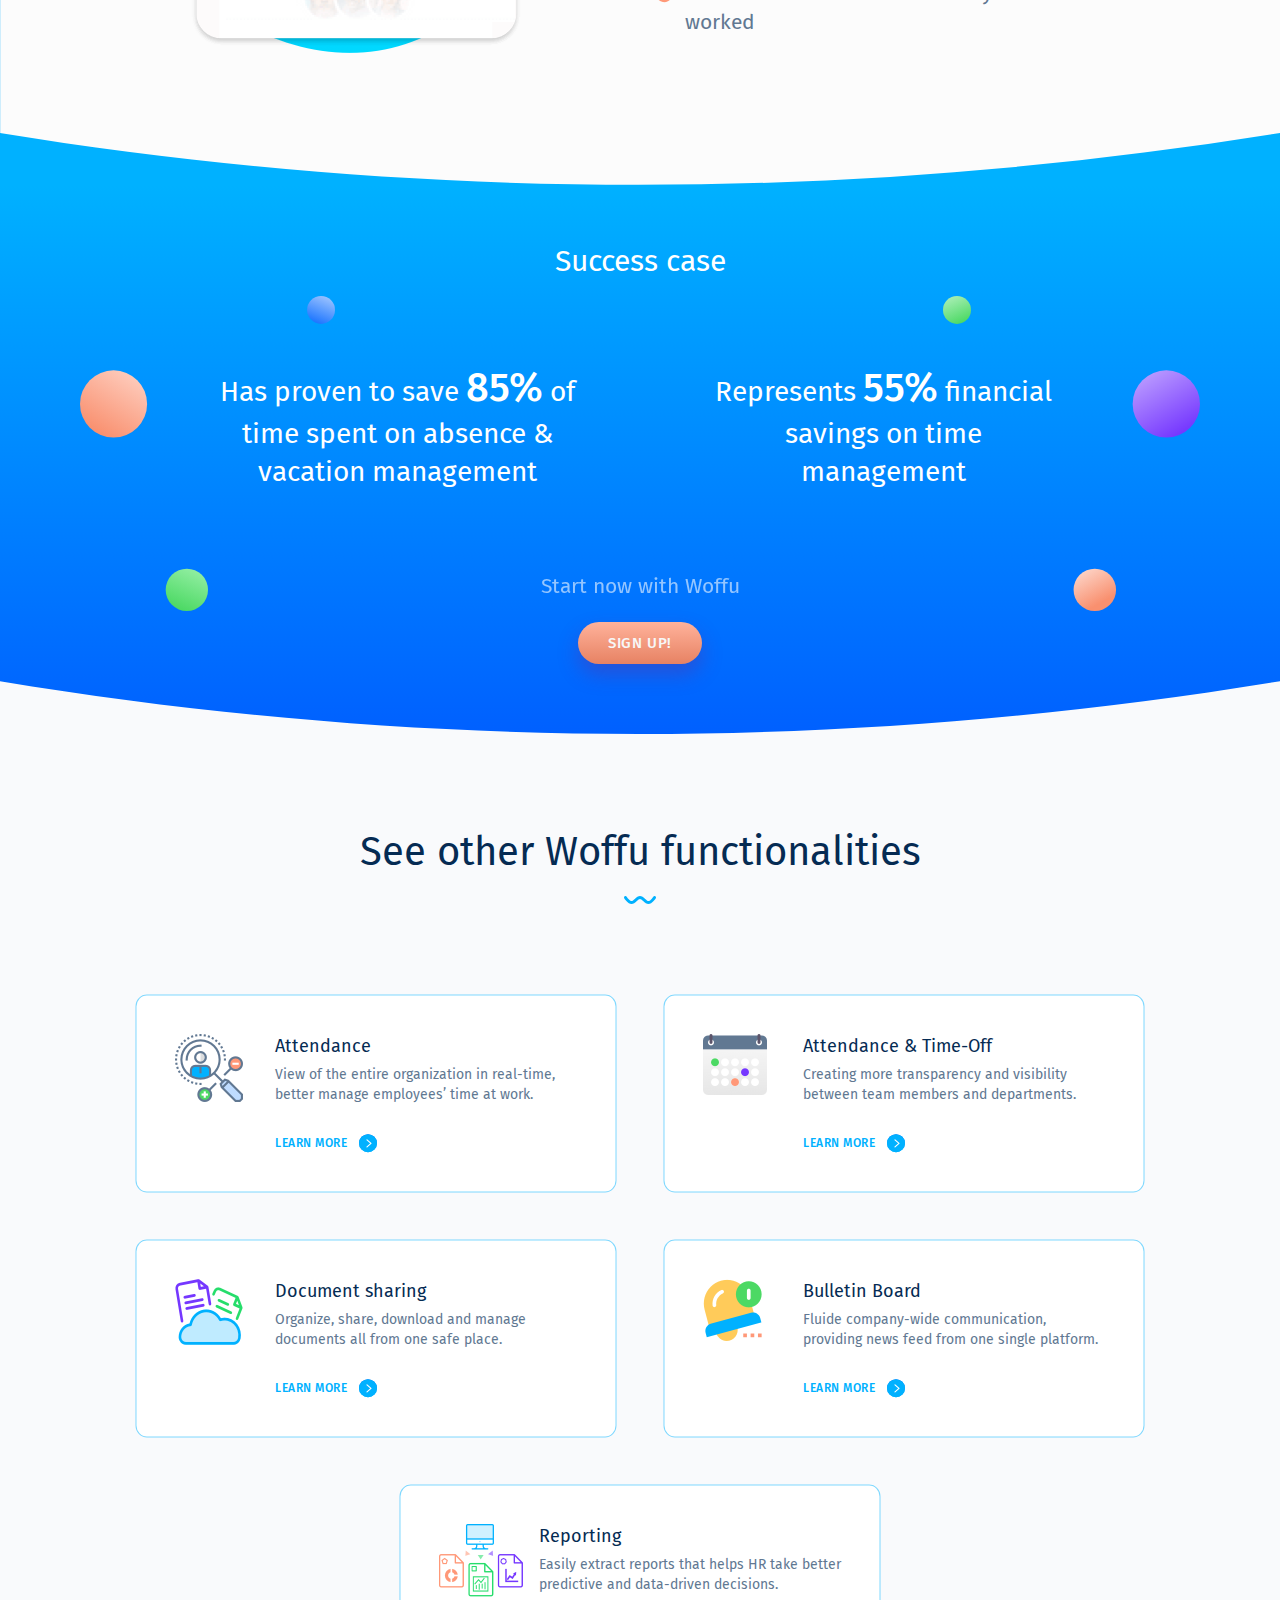
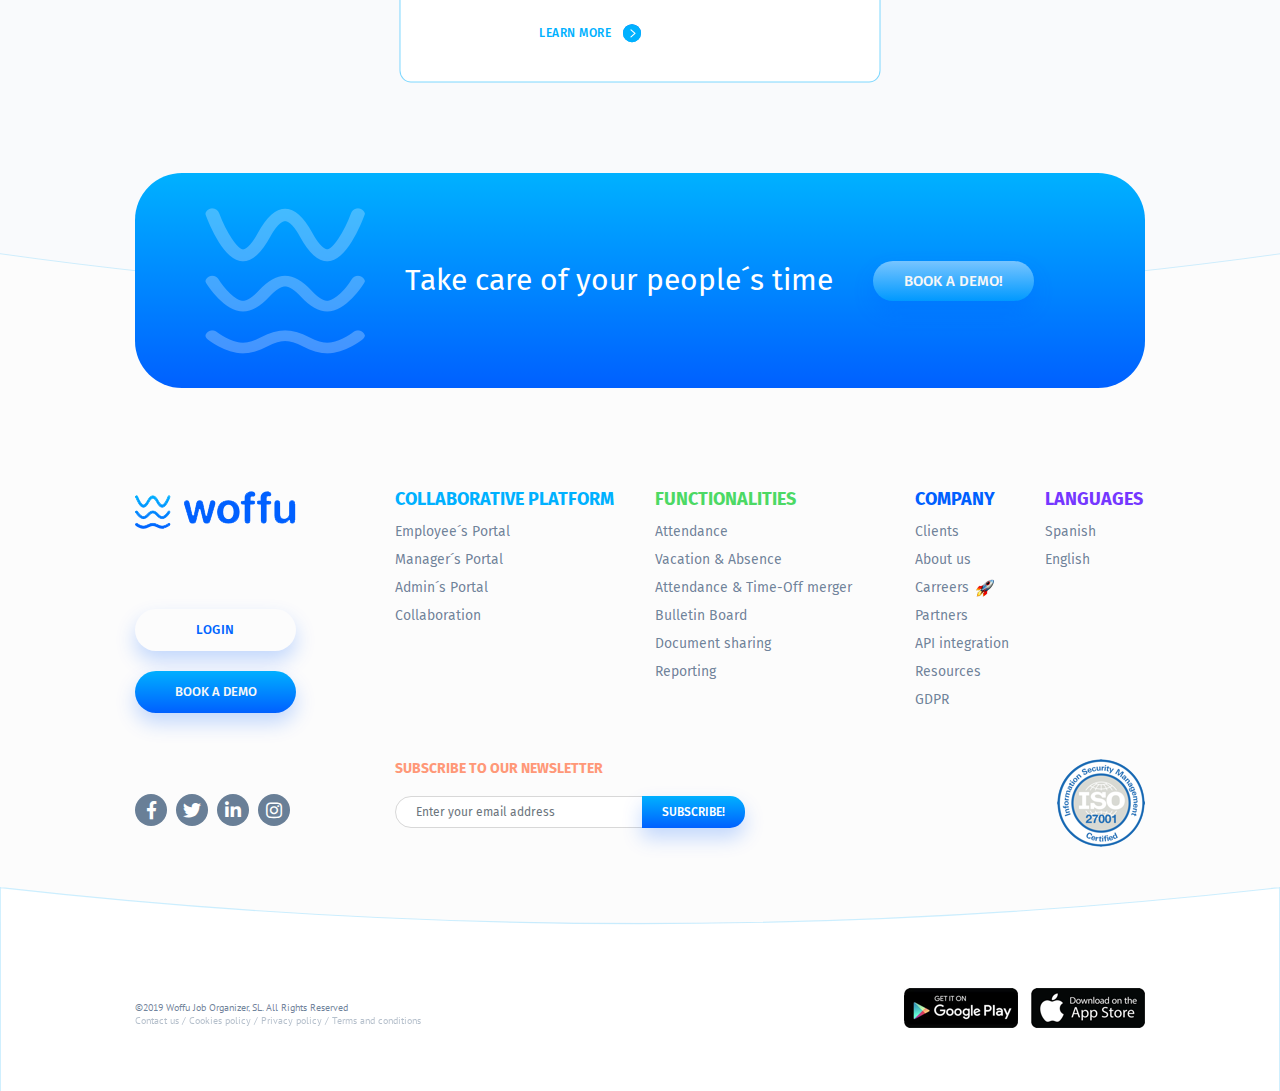
<file: function.html>
<!doctype html>
<html lang="en">
  <head>
    <meta charset="utf-8">
    <meta name="viewport" content="width=device-width, initial-scale=1, shrink-to-fit=no">
    <meta name="description" content="">
    <meta name="author" content="">
    <title>woffu | Functionalities</title>
    <!--
    <link rel="icon" href="images/favicon.ico">
    -->

    <link rel="stylesheet" type="text/css" href="assets/bootstrap/4.3.1/css/bootstrap.css">
    <!--
    <link rel="stylesheet" href="https://stackpath.bootstrapcdn.com/bootstrap/4.3.1/css/bootstrap.min.css" integrity="sha384-ggOyR0iXCbMQv3Xipma34MD+dH/1fQ784/j6cY/iJTQUOhcWr7x9JvoRxT2MZw1T" crossorigin="anonymous">
    -->

    <link rel="stylesheet" type="text/css" href="assets/webfonts/fira-sans/fira-sans.css">
    <link rel="stylesheet" type="text/css" href="assets/webfonts/pt-sans/pt-sans.css">
    <link rel="stylesheet" type="text/css" href="css/style.css">
    <link rel="stylesheet" type="text/css" href="css/style-responsive.css">
    <link rel="stylesheet" type="text/css" href="assets/fontawesome/5.8.1/css/all.css">
    <link rel="stylesheet" type="text/css" href="assets/fontawesome/5.8.1/css/brands.css">
  </head>

  <body>

    <header id="header">
      <nav class="navbar navbar-expand-lg">
        <div class="container">
          <a class="navbar-brand" href="index.html">
            <img src="files/header-logo.svg" alt="woffu" width="144" height="34" />
            <img src="files/header-logo-affix.png" alt="woffu" width="144" height="34" />
          </a>
          <button class="navbar-toggler" type="button" data-toggle="collapse" data-target="#navbarNav" aria-controls="navbarNav" aria-expanded="false" aria-label="Toggle navigation"></button>
          <div id="navbarNav" class="collapse navbar-collapse justify-content-end">
            <ul>
              <li class="dropdown">
                <a href="#" data-toggle="dropdown">Functionalities</a>
                <div class="dropdown-menu" aria-labelledby="dropdownMenuButton">
                  <ul>
                    <li><a href="function.html">Attendance</a><li>
                    <li><a href="function.html">Vacation &amp; Absence</a></li>
                    <li><a href="function.html">Attendance &amp; Time-Off merger</a></li>
                    <li><a href="function.html">Bulletin Board</a></li>
                    <li><a href="function.html">Document sharing</a></li>
                    <li><a href="function.html">Reporting</a></li>
                  </ul>
                </div><!-- /.dropdown-menu -->
              </li><!-- /.dropdown -->
              <li><a href="clients.html">Clients</a></li>
              <li><a href="pricing.html">Prices</a></li>
              <li><a href="about.html">About</a></li>
              <li><a href="#">Resources</a></li>
              <li><a href="#">Login</a></li>
            </ul>
            <form class="form-inline">
              <button class="btn btn-outline-primary" type="submit">SIGN UP!</button>
            </form>
          </div>
        </div>
      </nav>
    </header><!-- #header -->

    <main id="main">

      <section id="function-hero" class="hero">
        <div class="container">

          <div class="article">
            <h1>Holidays & Absences</h1>
            <p>Seamlessly request for time off at any given time</p>
          </div>
          <div class="img">
            <img src="files/function-hero.png" alt="" width="1190" height="601" />    
          </div><!-- /.img -->
          <a class="btn btn-primary" href="#">GET STARTED!</a>
          
        </div><!-- /.container -->
      </section><!-- /#function-hero -->

      <section id="function-timeoff" class="function-timeoff">
        <div class="container">
          <h2>Time-off requests and management made easy</h2>
          <div class="row">
            <div class="col-lg-6">

              <article class="content">
                <h3>Request for time-off</h3>
                <ul>
                  <li>Holidays and absences requests in 3 clicks</li>
                  <li>Anytime, Anywhere (web & mobile)</li>
                  <li>For an absence leave, employees can attach a motif</li>
                </ul>      
              </article><!-- /.content -->

            </div><!-- /.col-lg-6 -->
            <div class="col-lg-6">

              <div class="img">
                <img src="files/function-timeoff-01.png" alt="" width="411" height="419" />
              </div><!-- /.img -->
              
            </div><!-- /.col-lg-6 -->
          </div><!-- /.row -->
        </div><!-- /.container -->
      </section><!-- /#function-timeoff -->

      <section id="function-timeoff-2" class="function-timeoff">
        <div class="container">
          <div class="row">
            <div class="col-lg-6">

              <article class="content">
                <h3>Self-management</h3>
                <ul>
                  <li>Employees are fully aware of their remaining holidays</li>
                  <li>They can effectively plan ahead their days off </li>
                  <li>Request for flexible and remote hours/days</li>
                  <li>Absence calendar that can be exported with gmail,outlook, etc</li>
                </ul>      
              </article><!-- /.content -->

            </div><!-- /.col-lg-6 -->
            <div class="col-lg-6 order-lg-first">

              <div class="img">
                <img src="files/function-timeoff-02.png" alt="" width="406" height="440" />
              </div><!-- /.img -->
              
            </div><!-- /.col-lg-6 -->
          </div><!-- /.row -->
        </div><!-- /.container -->
      </section><!-- /#function-timeoff-2 -->

      <section id="function-timeoff-3" class="function-timeoff">
        <div class="container">
          <div class="row">
            <div class="col-lg-6">

              <article class="content">
                <h3>Quick validation</h3>
                <ul>
                  <li>Managers have a centralized view of their team and requests alerts</li>
                  <li>They can validate requests in one single click</li>
                </ul>      
              </article><!-- /.content -->

            </div><!-- /.col-lg-6 -->
            <div class="col-lg-6">

              <div class="img">
                <img src="files/function-timeoff-03.png" alt="" width="411" height="354" />
              </div><!-- /.img -->
              
            </div><!-- /.col-lg-6 -->
          </div><!-- /.row -->
        </div><!-- /.container -->
      </section><!-- /#function-timeoff-3 -->

      <section id="function-timeoff-4" class="function-timeoff last">
        <div class="container">
          <div class="row">
            <div class="col-lg-6">

              <article class="content">
                <h3>Automation</h3>
                <ul>
                  <li>HR has a general overview of the entire absence calendar</li>
                  <li>Can export real-time reports for better predictive decisions</li>
                  <li>Automatic validation for holidays of weekend worked</li>
                </ul>      
              </article><!-- /.content -->

            </div><!-- /.col-lg-6 -->
            <div class="col-lg-6 order-lg-first">

              <div class="img">
                <img src="files/function-timeoff-04.png" alt="" width="397" height="376" />
              </div><!-- /.img -->
              
            </div><!-- /.col-lg-6 -->
          </div><!-- /.row -->
        </div><!-- /.container -->
      </section><!-- /#function-timeoff-4 -->

      <section id="function-success">
        <div class="container">

          <h2>Success case</h2>
          
          <div class="row no-gutters">
            <div class="col-lg-6">

              <article class="success success-l">
                <p>Has proven to save <b>85%</b> of time spent on absence &amp; vacation management</p>
              </article><!-- /.success -->

            </div><!-- /.col-lg-6 -->
            <div class="col-lg-6">

              <article class="success success-r">
                <p>Represents <b>55%</b> financial savings on time management</p>
              </article><!-- /.success -->
              
            </div><!-- /.col-lg-6 -->
          </div><!-- /.row -->

          <footer class="footer">
            <p>Start now with Woffu</p>
            <a class="btn btn-warning" href="#">SIGN UP!</a>  
          </footer><!-- /.footer -->

        </div><!-- /.container -->
      </section><!-- /#function-timeoff-4 -->

      <section id="function-others">
        <div class="container">

          <h2>See other Woffu functionalities</h2>
          
          <div class="row row-eq-height">
            <div class="col-lg-6">

              <a class="content" href="#">
                <span class="img">
                  <img src="files/function-others-01.png" alt="" width="68" height="68" />
                </span><!-- /.img -->
                <b>Attendance</b>
                <span>
                  View of the entire organization in real-time, better manage employees’ time at work.
                </span>
                <span class="more">Learn more</span>
              </a><!-- /.content -->
              
            </div><!-- /.col-lg-6 -->
            <div class="col-lg-6">

              <a class="content" href="#">
                <span class="img">
                  <img src="files/function-others-02.png" alt="" width="64" height="61" />
                </span><!-- /.img -->
                <b>Attendance & Time-Off</b>
                <span>
                  Creating more transparency and visibility between team members and departments.  
                </span>
                <span class="more">Learn more</span>
              </a><!-- /.content -->

            </div><!-- /.col-lg-6 -->
            <div class="col-lg-6">

              <a class="content" href="#">
                <span class="img">
                  <img src="files/function-others-03.png" alt="" width="68" height="66" />
                </span><!-- /.img -->
                <b>Document sharing</b>
                <span>
                  Organize, share, download and manage documents all from one safe place.
                </span>
                <span class="more">Learn more</span>
              </a><!-- /.content -->

            </div><!-- /.col-lg-6 -->
            <div class="col-lg-6">

              <a class="content" href="#">
                <span class="img">
                  <img src="files/function-others-04.png" alt="" width="59" height="62" />
                </span><!-- /.img -->
                <b>Bulletin Board</b>
                <span>
                  Fluide company-wide communication, providing news feed from one single platform.
                </span>
                <span class="more">Learn more</span>
              </a><!-- /.content -->

            </div><!-- /.col-lg-6 -->
            <div class="col-lg-6 offset-lg-3">
              
              <a class="content" href="function-reporting.html">
                <span class="img">
                  <img src="files/function-others-05.png" alt="" width="84" height="73" />
                </span><!-- /.img -->
                <b>Reporting</b>
                <span>
                  Easily extract reports that helps HR take better predictive and data-driven decisions.
                </span>
                <span class="more">Learn more</span>
              </a><!-- /.content -->

            </div><!-- /.col-lg-6 -->
          </div><!-- /.row -->
        </div><!-- /.container -->
      </section><!-- /#function-others -->
      

    </main><!-- #main -->

    <footer id="footer">

      <section class="top">
        
        <section id="demo" class="d-flex align-items-center">
          <table class="table">
            <tr>
              <td><img src="files/footer-demo.png" alt="" width="160" height="146" /></td>
              <td><p>Take care of your people´s time</p></td>
              <td><a class="btn btn-primary" href="#">BOOK A DEMO!</a></td>
            </tr>
          </table>
        </section><!-- /#demo -->

        <div class="container">
          <div class="row">
            <div class="col-lg-3">

              <a class="navbar-brand" href="index.html">
                <img src="files/footer-logo.png" alt="woffu" width="161" height="38" />
              </a>
              <form>
                <button class="btn btn-light" type="submit">login</button>
              </form>
              <a class="btn btn-primary" href="#">BOOK A DEMO</a>
              <div class="social d-lg-none">
                <ul>
                  <li><a href="#" class="fab fa-facebook-f"></a></li>
                  <li><a href="#" class="fab fa-twitter"></a></li>
                  <li><a href="#" class="fab fa-linkedin-in"></a></li>
                  <li><a href="#" class="fab fa-instagram"></a></li>
                </ul>  
              </div><!-- /.social -->

            </div><!-- /.col-lg-3 -->
            <div class="col-lg-9">
              
              <div class="row nav">
                <div class="col-lg-4">
                  <h6>COLLABORATIVE PLATFORM</h6>
                  <ul>
                    <li><a href="#">Employee´s Portal </a></li>
                    <li><a href="#">Manager´s Portal </a></li>
                    <li><a href="#">Admin´s Portal</a></li>
                    <li><a href="#">Collaboration</a></li>
                  </ul>
                </div>
                <div class="col-lg-4">
                  <h6>FUNCTIONALITIES</h6>
                  <ul>
                    <li><a href="#">Attendance</a></li>
                    <li class="active"><a href="#">Vacation &amp; Absence</a></li>
                    <li><a href="#">Attendance &amp; Time-Off merger</a></li>
                    <li><a href="#">Bulletin Board</a></li>
                    <li><a href="#">Document sharing</a></li>
                    <li><a href="#">Reporting</a></li>
                  </ul>
                </div>
                <div class="col-lg-2">
                  <h6>COMPANY</h6>
                  <ul>
                    <li><a href="#">Clients</a></li>
                    <li><a href="about.html">About us</a></li>
                    <li class="carreers"><a href="carreers.html">Carreers</a></li>
                    <li><a href="#">Partners</a></li>
                    <li><a href="#">API integration</a></li>
                    <li><a href="#">Resources</a></li>
                    <li><a href="#">GDPR</a></li>
                  </ul>
                </div>
                <div class="col-lg-2">
                  <h6>LANGUAGES</h6>
                  <ul>
                    <li><a href="#">Spanish</a></li>
                    <li><a href="#">English</a></li>
                  </ul>
                </div>
              </div><!-- /.row -->
              
            </div><!-- /.col-lg-9 -->
            <div class="col-lg-3">
              
              <div class="social d-none d-lg-block">
                <ul>
                  <li><a href="#" class="fab fa-facebook-f"></a></li>
                  <li><a href="#" class="fab fa-twitter"></a></li>
                  <li><a href="#" class="fab fa-linkedin-in"></a></li>
                  <li><a href="#" class="fab fa-instagram"></a></li>
                </ul>  
              </div><!-- /.social -->

            </div><!-- /.col-lg-3 -->
            <div class="col-lg-9">
              <div class="row">
                <div class="col-lg-8">
                  
                  <div class="newsletter">
                    <form>
                      <label>SUBSCRIBE TO OUR NEWSLETTER</label>
                      <div class="input-group">
                        <input type="text" class="form-control" placeholder="Enter your email address" aria-label="Enter your email address" aria-describedby="newsletter-submit">
                        <div class="input-group-append">
                          <button id="newsletter-submit" class="btn" type="button">SUBSCRIBE!</button>
                        </div>
                      </div>
                    </form>
                  </div><!-- /.newsletter -->    

                </div><!-- /.col-lg-8 -->
                <div class="col-lg-4">
              
                  <div class="iso">
                    <img src="files/footer-iso.png" alt="" width="88" height="88" />  
                  </div><!-- .iso -->    

                </div><!-- /.col-lg-4 -->
              </div><!-- /.row -->
            </div><!-- /.col-lg-9 -->
          </div><!-- /.row -->
        </div><!-- /.container -->
      </section><!-- /.top -->

      <section class="bottom">
        <div class="container">
          <div class="row">
            <div class="col-lg-6">

              <div class="copyright">
                ©2019 Woffu Job Organizer, SL. All Rights Reserved
                <ul>
                  <li><a href="contact.html">Contact us</a></li>
                  <li><a href="#">Cookies policy</a></li>
                  <li><a href="#">Privacy policy</a></li>
                  <li><a href="#">Terms and conditions</a></li>
                </ul>
              </div><!-- /.copyright -->
              
            </div><!-- /.col-lg-6 -->
            <div class="col-lg-6">

              <div class="apk">
                <ul>
                  <li>
                    <a class="google-play" href="https://play.google.com/store/apps/details?id=com.woffu.app&hl=es_US&pcampaignid=MKT-Other-global-all-co-prtnr-py-PartBadge-Mar2515-1">
                    </a>
                  </li>
                  <li>
                    <a class="app-store" href="https://apps.apple.com/es/app/woffu/id1438117209">
                    </a>
                  </li>
                </ul>
              </div><!-- /.apk -->

            </div><!-- /.col-lg-6 -->
          </div><!-- /.row -->
        </div><!-- /.container -->
      </section><!-- /.bottom -->
    </footer><!-- /#footer -->

    <script src="assets/jquery/3.4.1/jquery.min.js"></script>
    <script src="assets/popper/1.14.7/popper-min.js"></script>
    <script src="assets/bootstrap/4.3.1/js/bootstrap.min.js"></script>

    <script type="text/javascript">
      
      //STICKY HEADER
      $(window).scroll(function() {
        if ($(window).width() > 991 && $(document).scrollTop() > 100) {
            $('#header').addClass('affix');
        } 
        else {
          $('#header').removeClass('affix');
        }
      });

    </script>

    <!--
    <script src="https://code.jquery.com/jquery-3.3.1.slim.min.js" integrity="sha384-q8i/X+965DzO0rT7abK41JStQIAqVgRVzpbzo5smXKp4YfRvH+8abtTE1Pi6jizo" crossorigin="anonymous"></script>
    <script src="https://cdnjs.cloudflare.com/ajax/libs/popper.js/1.14.7/umd/popper.min.js" integrity="sha384-UO2eT0CpHqdSJQ6hJty5KVphtPhzWj9WO1clHTMGa3JDZwrnQq4sF86dIHNDz0W1" crossorigin="anonymous"></script>
    <script src="https://stackpath.bootstrapcdn.com/bootstrap/4.3.1/js/bootstrap.min.js" integrity="sha384-JjSmVgyd0p3pXB1rRibZUAYoIIy6OrQ6VrjIEaFf/nJGzIxFDsf4x0xIM+B07jRM" crossorigin="anonymous"></script>
    -->

  </body>
</html>
</file>
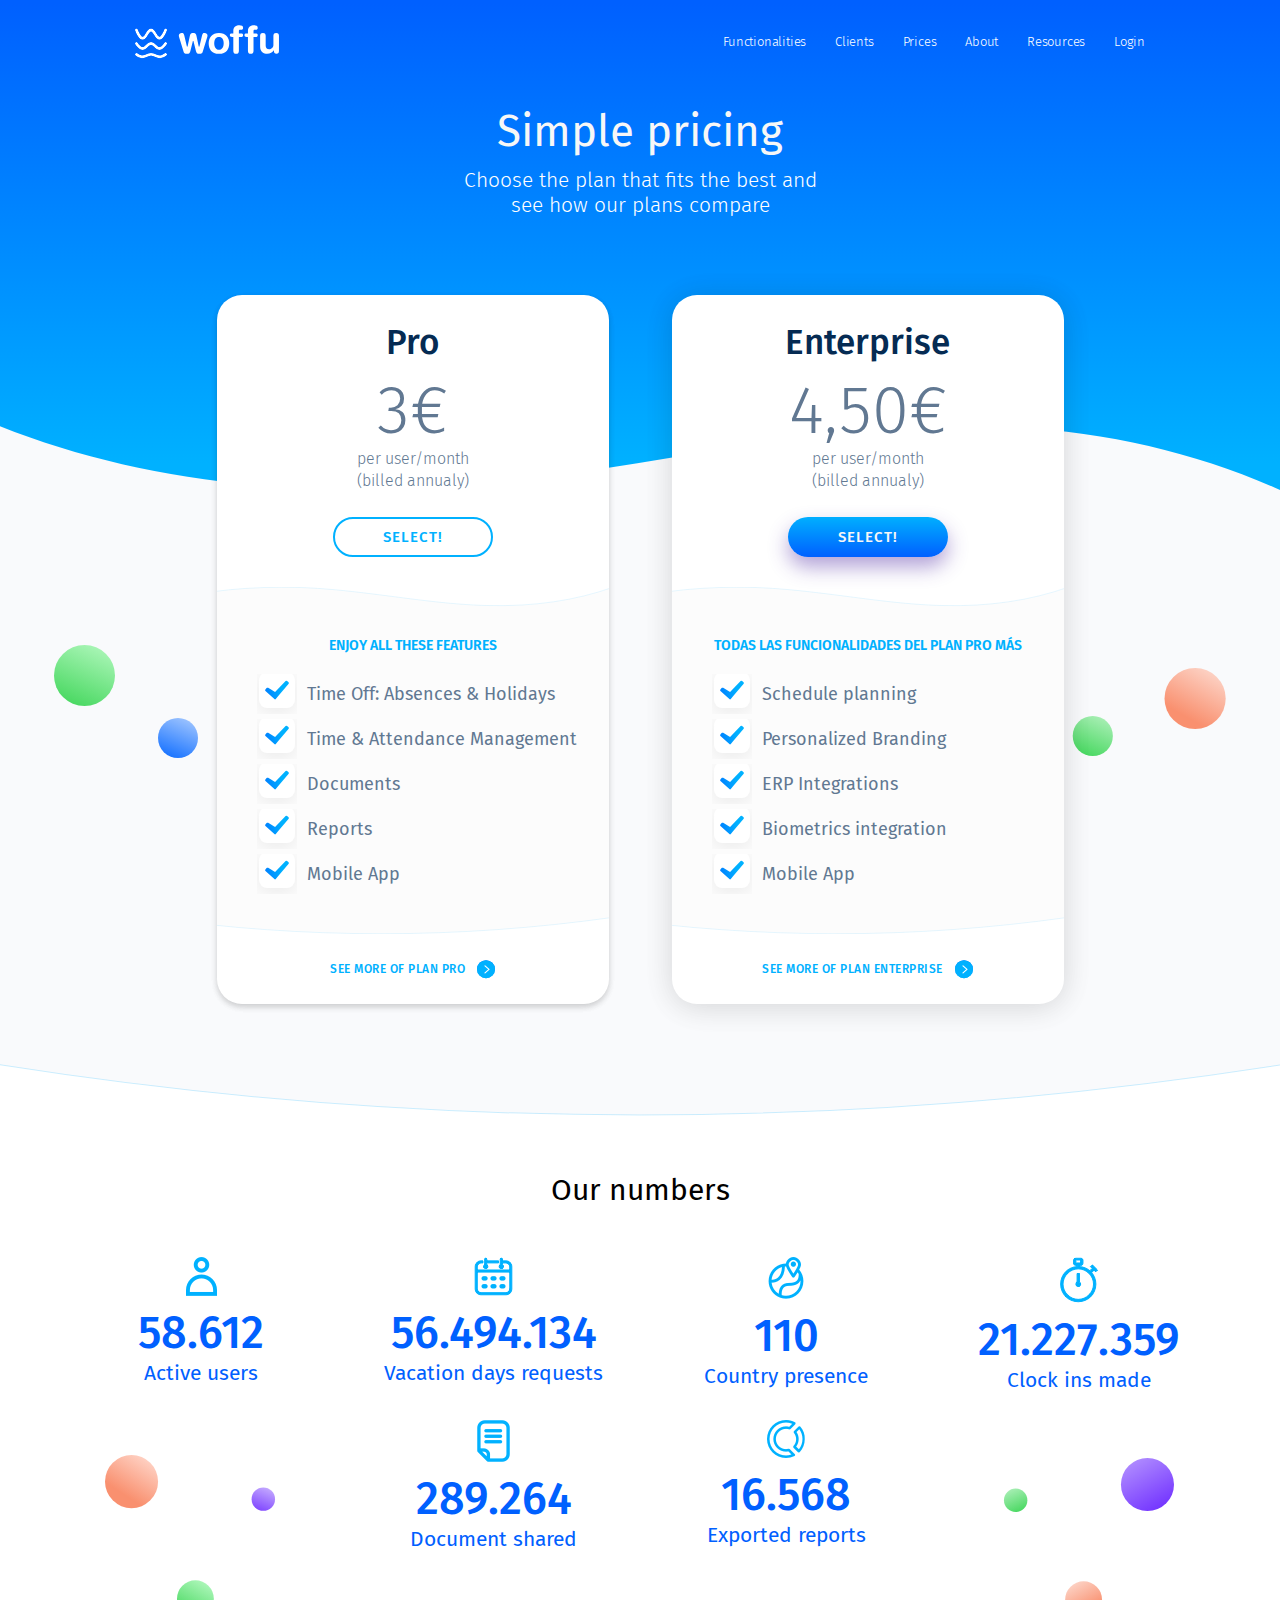
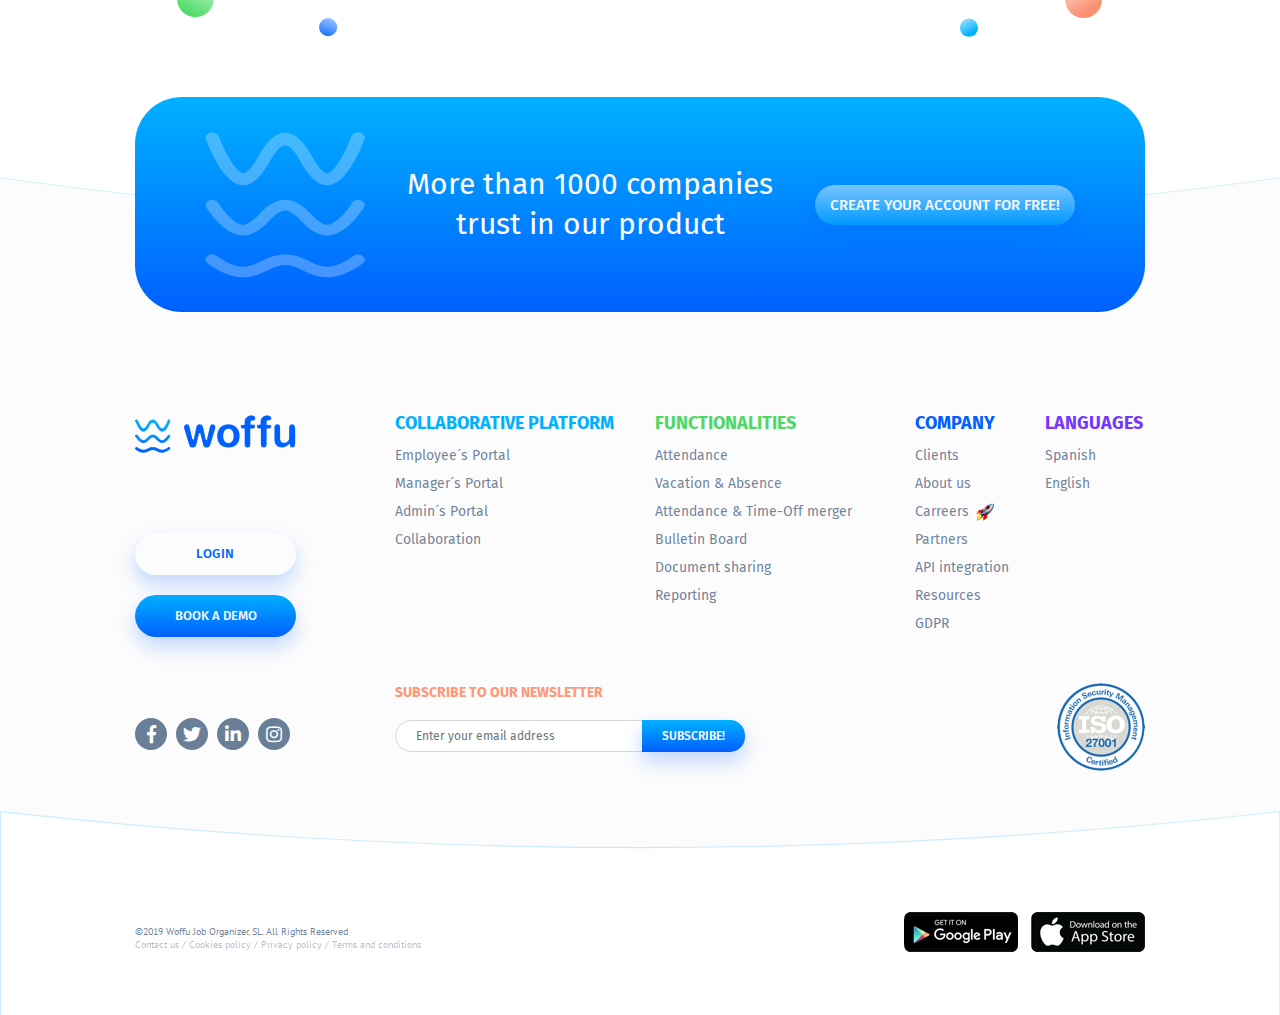
<file: pricing.html>
<!doctype html>
<html lang="en">
  <head>
    <meta charset="utf-8">
    <meta name="viewport" content="width=device-width, initial-scale=1, shrink-to-fit=no">
    <meta name="description" content="">
    <meta name="author" content="">
    <title>woffu | Pricing</title>
    <!--
    <link rel="icon" href="images/favicon.ico">
    -->

    <link rel="stylesheet" type="text/css" href="assets/bootstrap/4.3.1/css/bootstrap.css">
    <!--
    <link rel="stylesheet" href="https://stackpath.bootstrapcdn.com/bootstrap/4.3.1/css/bootstrap.min.css" integrity="sha384-ggOyR0iXCbMQv3Xipma34MD+dH/1fQ784/j6cY/iJTQUOhcWr7x9JvoRxT2MZw1T" crossorigin="anonymous">
    -->

    <link rel="stylesheet" type="text/css" href="assets/webfonts/fira-sans/fira-sans.css">
    <link rel="stylesheet" type="text/css" href="assets/webfonts/pt-sans/pt-sans.css">
    <link rel="stylesheet" type="text/css" href="css/style.css">
    <link rel="stylesheet" type="text/css" href="css/style-responsive.css">
    <link rel="stylesheet" type="text/css" href="assets/fontawesome/5.8.1/css/all.css">
    <link rel="stylesheet" type="text/css" href="assets/fontawesome/5.8.1/css/brands.css">
  </head>

  <body>

    <header id="header">
      <nav class="navbar navbar-expand-lg">
        <div class="container">
          <a class="navbar-brand" href="index.html">
            <img src="files/header-logo.svg" alt="woffu" width="144" height="34" />
            <img src="files/header-logo-affix.png" alt="woffu" width="144" height="34" />
          </a>
          <button class="navbar-toggler" type="button" data-toggle="collapse" data-target="#navbarNav" aria-controls="navbarNav" aria-expanded="false" aria-label="Toggle navigation"></button>
          <div id="navbarNav" class="collapse navbar-collapse justify-content-end">
            <ul>
              <li class="dropdown">
                <a href="#" data-toggle="dropdown">Functionalities</a> 
                <div class="dropdown-menu" aria-labelledby="dropdownMenuButton">
                  <ul>
                    <li><a href="function.html">Attendance</a><li>
                    <li><a href="function.html">Vacation &amp; Absence</a></li>
                    <li><a href="function.html">Attendance &amp; Time-Off merger</a></li>
                    <li><a href="function.html">Bulletin Board</a></li>
                    <li><a href="function.html">Document sharing</a></li>
                    <li><a href="function.html">Reporting</a></li>
                  </ul>
                </div><!-- /.dropdown-menu -->
              </li><!-- /.dropdown -->
              <li><a href="clients.html">Clients</a></li>
              <li class="active"><a href="pricing.html">Prices</a></li>
              <li><a href="about.html">About</a></li>
              <li><a href="#">Resources</a></li>
              <li><a href="#">Login</a></li>
            </ul>
            <form class="form-inline">
              <button class="btn btn-outline-primary" type="submit">SIGN UP!</button>
            </form>
          </div>
        </div>
      </nav>
    </header><!-- #header -->

    <main id="main">

      <section id="pricing-hero" class="hero">
        <div class="container">

          <div class="article">
            <h1>Simple pricing</h1>
            <p>Choose the plan that fits the best and see how our plans compare</p>
          </div>
          
        </div><!-- /.container -->
      </section><!-- /#pricing-hero -->

      <section id="pricing" class="collapse enterp">
        <div class="container">
          <div class="row">
            <div class="col-lg-6">

              <article class="panel panel-pro">
                <h2 class="">Pro</h2>
                <div class="h2">
                  <a href="#" class="active">Pro</a>
                  <a href="#">Enterprise</a>
                </div>
                <div class="price">
                  <b>3€</b>
                  per user/month <br/> (billed annualy)
                </div>
                <a class="btn btn-outline-primary" href="#">SELECT!</a>

                <div class="features">
                  <h3>ENJOY ALL THESE FEATURES</h3>
                  <ul>
                    <li>Time Off: Absences & Holidays</li>
                    <li>Time & Attendance Management</li>
                    <li>Documents</li>
                    <li>Reports</li>
                    <li>Mobile App</li>
                  </ul>  
                </div><!-- /.features -->

                <a href="#" class="more" data-toggle="collapse" data-target="#pricing">SEE MORE OF PLAN PRO</a>
                <div class="panel-more">
                  <a href="#" class="more" data-toggle="collapse" data-target="#pricing">HIDE DETAILS OF PLAN PRO</a>

                  <div class="section">
                    <h4>HOLIDAYS & ABSENCES</h4>
                    <ul>
                      <li>Total view of absences of the entire company</li>
                      <li>Attach sick leave document to the request</li>
                      <li>Assignations and massive vacations</li>
                      <li>Temporary contracts</li>
                      <li>Working hour control (absences/extra time)</li>
                      <li>Automatic return of holidays</li>
                      <li>Enjoy holidays for accured days</li>
                      <li>Double validation</li>
                      <li>Integration with calendars</li>
                      <li>Multiple conventions and custom calendars</li>
                      <li>Accured days and hours from extra work</li>
                      <li>Personalized fields</li>
                      <li>Request deny with motive</li>
                      <li>Employee skills</li>
                      <li>Sick leave notification to admins</li>
                      <li>Vacation per hours</li>
                    </ul>  
                  </div><!-- /.section -->

                  <div class="section">
                    <h4>ATTENDANCE</h4>
                    <ul>
                      <li>Adjust tolerence with flexible hours</li>
                      <li>Personalized working hours</li>
                      <li>Presence by theorical schedule</li>
                      <li>Clock in and out</li>
                      <li>Guaranteed minimum presence</li>
                      <li>Visualisation of presence</li>
                    </ul>  
                  </div><!-- /.section -->

                  <div class="section">
                    <h4>DOCUMENTS</h4>
                    <ul>
                      <li>Archive storage</li>
                      <li>Capacity of 1 GB</li>
                      <li>Categorize documents and files</li>
                      <li>Shared documents company-wide</li>
                      <li>Posibility to send playslips</li>
                    </ul>
                  </div><!-- /.section -->

                  <div class="section">
                    <h4>REPORTS</h4>
                    <ul>
                      <li>Download as Excel sheets</li>
                      <li>Visualizacion</li>
                      <li>Share with other users</li>
                      <li>Save reports with feedback</li>
                    </ul>
                  </div><!-- /.section -->

                  <div class="section disable">
                    <h4>SCHEDULE PLANNING</h4>
                    <ul>
                      <li>Schedule calendar</li>
                      <li>Distribution of work cycles</li>
                      <li>Calendar view</li>
                      <li>Daily view</li>
                    </ul>
                  </div><!-- /.section -->

                  <div class="section disable">
                    <h4>PERSONALIZED BRANDING</h4>
                      <ul>
                        <li>Logo</li>
                        <li>Personalized notifications</li>
                        <li>Platform with corporative colors</li>
                      </ul>
                  </div><!-- /.section -->

                  <div class="section disable">
                    <h4>INTEGRATIONS</h4>
                    <ul>
                      <li>AD FS authentification</li>
                      <li>Azue Active Directory authentification</li>
                      <li>Google and Microsoft accounts</li>
                      <li>Reports via FTP</li>
                      <li>Via API</li>
                      <li>ERP integration</li>
                    </ul>
                  </div><!-- /.section -->

                  <div class="section disable">
                    <h4>INTEGRATION WITH BIOMETRIC DEVICES</h4>
                    <ul>
                      <li>Unlimited working hours configuration</li>
                      <li>Clock in and access control device</li>
                    </ul>
                  </div><!-- /.section -->

                </div><!-- /.panel-more -->

              </article><!-- /.panel.panel-pro -->

            </div><!-- /.col-lg-6 -->
            <div class="col-lg-6">

              <article class="panel panel-enterp">
                <h2>Enterprise</h2>
                <div class="h2">
                  <a href="#">Pro</a>
                  <a href="#" class="active">Enterprise</a>
                </div>
                <div class="price">
                  <b>4,50€</b>
                  per user/month <br/> (billed annualy)
                </div>
                <a class="btn btn-primary" href="#">SELECT!</a>

                <div class="features">
                  <h3>TODAS LAS FUNCIONALIDADES DEL PLAN PRO MÁS</h3>
                  <ul>
                    <li>Schedule planning</li>
                    <li>Personalized Branding</li>
                    <li>ERP Integrations</li>
                    <li>Biometrics integration</li>
                    <li>Mobile App</li>
                  </ul>  
                </div><!-- /.features -->

                <a href="#" class="more" data-toggle="collapse" data-target="#pricing">SEE MORE OF PLAN ENTERPRISE</a>
                
                <div class="panel-more">
                  <a href="#" class="more" data-toggle="collapse" data-target="#pricing">HIDE DETAILS OF PLAN ENTERPRISE</a>  
                  
                  <div class="section">
                    <h4>HOLIDAYS & ABSENCES</h4>
                    <ul>
                      <li>Total view of absences of the entire company</li>
                      <li>Attach sick leave document to the request</li>
                      <li>Assignations and massive vacations</li>
                      <li>Temporary contracts</li>
                      <li>Working hour control (absences/extra time)</li>
                      <li>Automatic return of holidays</li>
                      <li>Enjoy holidays for accured days</li>
                      <li>Double validation</li>
                      <li>Integration with calendars</li>
                      <li>Multiple conventions and custom calendars</li>
                      <li>Accured days and hours from extra work</li>
                      <li>Personalized fields</li>
                      <li>Request deny with motive</li>
                      <li>Employee skills</li>
                      <li>Sick leave notification to admins</li>
                      <li>Vacation per hours</li>
                    </ul>  
                  </div><!-- /.section -->

                  <div class="section">
                    <h4>ATTENDANCE</h4>
                    <ul>
                      <li>Adjust tolerence with flexible hours</li>
                      <li>Personalized working hours</li>
                      <li>Presence by theorical schedule</li>
                      <li>Clock in and out</li>
                      <li>Guaranteed minimum presence</li>
                      <li>Visualisation of presence</li>
                    </ul>  
                  </div><!-- /.section -->

                  <div class="section">
                    <h4>DOCUMENTS</h4>
                    <ul>
                      <li>Archive storage</li>
                      <li>Capacity of 1 GB</li>
                      <li>Categorize documents and files</li>
                      <li>Shared documents company-wide</li>
                      <li>Posibility to send playslips</li>
                    </ul>
                  </div><!-- /.section -->

                  <div class="section">
                    <h4>REPORTS</h4>
                    <ul>
                      <li>Download as Excel sheets</li>
                      <li>Visualizacion</li>
                      <li>Share with other users</li>
                      <li>Save reports with feedback</li>
                    </ul>
                  </div><!-- /.section -->

                  <div class="section">
                    <h4>SCHEDULE PLANNING</h4>
                    <ul>
                      <li>Schedule calendar</li>
                      <li>Distribution of work cycles</li>
                      <li>Calendar view</li>
                      <li>Daily view</li>
                    </ul>
                  </div><!-- /.section -->

                  <div class="section">
                    <h4>PERSONALIZED BRANDING</h4>
                      <ul>
                        <li>Logo</li>
                        <li>Personalized notifications</li>
                        <li>Platform with corporative colors</li>
                      </ul>
                  </div><!-- /.section -->

                  <div class="section">
                    <h4>INTEGRATIONS</h4>
                    <ul>
                      <li>AD FS authentification</li>
                      <li>Azue Active Directory authentification</li>
                      <li>Google and Microsoft accounts</li>
                      <li>Reports via FTP</li>
                      <li>Via API</li>
                      <li>ERP integration</li>
                    </ul>
                  </div><!-- /.section -->

                  <div class="section">
                    <h4>INTEGRATION WITH BIOMETRIC DEVICES</h4>
                    <ul>
                      <li>Unlimited working hours configuration</li>
                      <li>Clock in and access control device</li>
                    </ul>
                  </div><!-- /.section -->

                </div><!-- /.panel-more -->
              </article><!-- /.panel.panel-enterp -->              
              
            </div><!-- /.col-lg-6 -->
          </div><!-- /.row -->
        </div><!-- /.container -->
      </section><!-- /#pricing -->

      <section id="about-numbers" class="pricing">
        <div>
          <div class="container">
            <h2>Our numbers</h2>
            <ul>
              <li>
                <img src="files/pricing-numbers-01.png" alt="" width="31" height="39" />
                <h3>58.612</h3>
                <p>Active users</p>
              </li>
              <li>
                <img src="files/pricing-numbers-02.png" alt="" width="39" height="39" />
                <h3>56.494.134</h3>
                <p>Vacation days requests</p>
              </li>
              <li>
                <img src="files/pricing-numbers-03.png" alt="" width="36" height="42" />
                <h3>110</h3>
                <p>Country presence</p>
              </li>
              <li>
                <img src="files/pricing-numbers-04.png" alt="" width="38" height="46" />
                <h3>21.227.359</h3>
                <p>Clock ins made</p>
              </li>
              <li>
                <img src="files/pricing-numbers-05.png" alt="" width="33" height="42" />
                <h3>289.264</h3>
                <p>Document shared</p>
              </li>
              <li>
                <img src="files/pricing-numbers-06.png" alt="" width="38" height="38" />
                <h3>16.568</h3>
                <p>Exported reports</p>
              </li>
            </ul>
          </div><!-- /.container -->
        </div>
      </section><!-- /#about-numbers -->

    </main><!-- #main -->

    <footer id="footer">

      <section class="top">
        
        <section id="demo" class="d-flex align-items-center">
          <table class="table">
            <tr>
              <td><img src="files/footer-demo.png" alt="" width="160" height="146" /></td>
              <td><p>More than 1000 companies trust in our product</p></td>
              <td><a class="btn btn-primary" href="#">CREATE YOUR ACCOUNT FOR FREE!</a></td>
            </tr>
          </table>
        </section><!-- /#demo -->

        <div class="container">
          <div class="row">
            <div class="col-lg-3">

              <a class="navbar-brand" href="index.html">
                <img src="files/footer-logo.png" alt="woffu" width="161" height="38" />
              </a>
              <form>
                <button class="btn btn-light" type="submit">login</button>
              </form>
              <a class="btn btn-primary" href="#">BOOK A DEMO</a>
              <div class="social d-lg-none">
                <ul>
                  <li><a href="#" class="fab fa-facebook-f"></a></li>
                  <li><a href="#" class="fab fa-twitter"></a></li>
                  <li><a href="#" class="fab fa-linkedin-in"></a></li>
                  <li><a href="#" class="fab fa-instagram"></a></li>
                </ul>  
              </div><!-- /.social -->

            </div><!-- /.col-lg-3 -->
            <div class="col-lg-9">
              
              <div class="row nav">
                <div class="col-lg-4">
                  <h6>COLLABORATIVE PLATFORM</h6>
                  <ul>
                    <li><a href="#">Employee´s Portal </a></li>
                    <li><a href="#">Manager´s Portal </a></li>
                    <li><a href="#">Admin´s Portal</a></li>
                    <li><a href="#">Collaboration</a></li>
                  </ul>
                </div>
                <div class="col-lg-4">
                  <h6>FUNCTIONALITIES</h6>
                  <ul>
                    <li><a href="#">Attendance</a></li>
                    <li class="active"><a href="#">Vacation &amp; Absence</a></li>
                    <li><a href="#">Attendance &amp; Time-Off merger</a></li>
                    <li><a href="#">Bulletin Board</a></li>
                    <li><a href="#">Document sharing</a></li>
                    <li><a href="#">Reporting</a></li>
                  </ul>
                </div>
                <div class="col-lg-2">
                  <h6>COMPANY</h6>
                  <ul>
                    <li><a href="#">Clients</a></li>
                    <li><a href="about.html">About us</a></li>
                    <li class="carreers"><a href="carreers.html">Carreers</a></li>
                    <li><a href="#">Partners</a></li>
                    <li><a href="#">API integration</a></li>
                    <li><a href="#">Resources</a></li>
                    <li><a href="#">GDPR</a></li>
                  </ul>
                </div>
                <div class="col-lg-2">
                  <h6>LANGUAGES</h6>
                  <ul>
                    <li><a href="#">Spanish</a></li>
                    <li><a href="#">English</a></li>
                  </ul>
                </div>
              </div><!-- /.row -->
              
            </div><!-- /.col-lg-9 -->
            <div class="col-lg-3">
              
              <div class="social d-none d-lg-block">
                <ul>
                  <li><a href="#" class="fab fa-facebook-f"></a></li>
                  <li><a href="#" class="fab fa-twitter"></a></li>
                  <li><a href="#" class="fab fa-linkedin-in"></a></li>
                  <li><a href="#" class="fab fa-instagram"></a></li>
                </ul>  
              </div><!-- /.social -->

            </div><!-- /.col-lg-3 -->
            <div class="col-lg-9">
              <div class="row">
                <div class="col-lg-8">
                  
                  <div class="newsletter">
                    <form>
                      <label>SUBSCRIBE TO OUR NEWSLETTER</label>
                      <div class="input-group">
                        <input type="text" class="form-control" placeholder="Enter your email address" aria-label="Enter your email address" aria-describedby="newsletter-submit">
                        <div class="input-group-append">
                          <button id="newsletter-submit" class="btn" type="button">SUBSCRIBE!</button>
                        </div>
                      </div>
                    </form>
                  </div><!-- /.newsletter -->    

                </div><!-- /.col-lg-8 -->
                <div class="col-lg-4">
              
                  <div class="iso">
                    <img src="files/footer-iso.png" alt="" width="88" height="88" />  
                  </div><!-- .iso -->    

                </div><!-- /.col-lg-4 -->
              </div><!-- /.row -->
            </div><!-- /.col-lg-9 -->
          </div><!-- /.row -->
        </div><!-- /.container -->
      </section><!-- /.top -->

      <section class="bottom">
        <div class="container">
          <div class="row">
            <div class="col-lg-6">

              <div class="copyright">
                ©2019 Woffu Job Organizer, SL. All Rights Reserved
                <ul>
                  <li><a href="contact.html">Contact us</a></li>
                  <li><a href="#">Cookies policy</a></li>
                  <li><a href="#">Privacy policy</a></li>
                  <li><a href="#">Terms and conditions</a></li>
                </ul>
              </div><!-- /.copyright -->
              
            </div><!-- /.col-lg-6 -->
            <div class="col-lg-6">

              <div class="apk">
                <ul>
                  <li>
                    <a class="google-play" href="https://play.google.com/store/apps/details?id=com.woffu.app&hl=es_US&pcampaignid=MKT-Other-global-all-co-prtnr-py-PartBadge-Mar2515-1">
                    </a>
                  </li>
                  <li>
                    <a class="app-store" href="https://apps.apple.com/es/app/woffu/id1438117209">
                    </a>
                  </li>
                </ul>
              </div><!-- /.apk -->

            </div><!-- /.col-lg-6 -->
          </div><!-- /.row -->
        </div><!-- /.container -->
      </section><!-- /.bottom -->
    </footer><!-- /#footer -->

    <script src="assets/jquery/3.4.1/jquery.min.js"></script>
    <script src="assets/popper/1.14.7/popper-min.js"></script>
    <script src="assets/bootstrap/4.3.1/js/bootstrap.min.js"></script>

    <script type="text/javascript">
      //STICKY HEADER
      $(window).scroll(function() {
        if ($(window).width() > 991) {
          if ($(document).scrollTop() > 100) {
            $('#header').addClass('affix');
          } else {
            $('#header').removeClass('affix');
          }
        }
      });
    </script>

    <!--
    <script src="https://code.jquery.com/jquery-3.3.1.slim.min.js" integrity="sha384-q8i/X+965DzO0rT7abK41JStQIAqVgRVzpbzo5smXKp4YfRvH+8abtTE1Pi6jizo" crossorigin="anonymous"></script>
    <script src="https://cdnjs.cloudflare.com/ajax/libs/popper.js/1.14.7/umd/popper.min.js" integrity="sha384-UO2eT0CpHqdSJQ6hJty5KVphtPhzWj9WO1clHTMGa3JDZwrnQq4sF86dIHNDz0W1" crossorigin="anonymous"></script>
    <script src="https://stackpath.bootstrapcdn.com/bootstrap/4.3.1/js/bootstrap.min.js" integrity="sha384-JjSmVgyd0p3pXB1rRibZUAYoIIy6OrQ6VrjIEaFf/nJGzIxFDsf4x0xIM+B07jRM" crossorigin="anonymous"></script>
    -->

    <script type="text/javascript">

      $(document).ready(function() {

        $("#pricing .h2 a").click(function() {
          $("#pricing").toggleClass("pro");
          $("#pricing").toggleClass("enterp");
        });
        
      });
      
      //STICKY HEADER
      $(window).scroll(function() {
        if ($(window).width() > 991 && $(document).scrollTop() > 100) {
            $('#header').addClass('affix');
        } 
        else {
          $('#header').removeClass('affix');
        }
      });

    </script>

  </body>
</html>
</file>
<file: assets/webfonts/fira-sans/fira-sans.css>
/* fira-sans-100 - latin */
@font-face {
  font-family: 'Fira Sans';
  font-style: normal;
  font-weight: 100;
  src: url('files/fira-sans-v9-latin-100.eot'); /* IE9 Compat Modes */
  src: local('Fira Sans Thin'), local('FiraSans-Thin'),
       url('webfonts/fira-sans-v9-latin-100.eot?#iefix') format('embedded-opentype'), /* IE6-IE8 */
       url('files/fira-sans-v9-latin-100.woff2') format('woff2'), /* Super Modern Browsers */
       url('files/fira-sans-v9-latin-100.woff') format('woff'), /* Modern Browsers */
       url('files/fira-sans-v9-latin-100.ttf') format('truetype'), /* Safari, Android, iOS */
       url('webfonts/fira-sans-v9-latin-100.svg#FiraSans') format('svg'); /* Legacy iOS */
}

/* fira-sans-100italic - latin */
@font-face {
  font-family: 'Fira Sans';
  font-style: italic;
  font-weight: 100;
  src: url('files/fira-sans-v9-latin-100italic.eot'); /* IE9 Compat Modes */
  src: local('Fira Sans Thin Italic'), local('FiraSans-ThinItalic'),
       url('webfonts/fira-sans-v9-latin-100italic.eot?#iefix') format('embedded-opentype'), /* IE6-IE8 */
       url('files/fira-sans-v9-latin-100italic.woff2') format('woff2'), /* Super Modern Browsers */
       url('files/fira-sans-v9-latin-100italic.woff') format('woff'), /* Modern Browsers */
       url('files/fira-sans-v9-latin-100italic.ttf') format('truetype'), /* Safari, Android, iOS */
       url('webfonts/fira-sans-v9-latin-100italic.svg#FiraSans') format('svg'); /* Legacy iOS */
}

/* fira-sans-200 - latin */
@font-face {
  font-family: 'Fira Sans';
  font-style: normal;
  font-weight: 200;
  src: url('files/fira-sans-v9-latin-200.eot'); /* IE9 Compat Modes */
  src: local('Fira Sans ExtraLight'), local('FiraSans-ExtraLight'),
       url('webfonts/fira-sans-v9-latin-200.eot?#iefix') format('embedded-opentype'), /* IE6-IE8 */
       url('files/fira-sans-v9-latin-200.woff2') format('woff2'), /* Super Modern Browsers */
       url('files/fira-sans-v9-latin-200.woff') format('woff'), /* Modern Browsers */
       url('files/fira-sans-v9-latin-200.ttf') format('truetype'), /* Safari, Android, iOS */
       url('webfonts/fira-sans-v9-latin-200.svg#FiraSans') format('svg'); /* Legacy iOS */
}

/* fira-sans-200italic - latin */
@font-face {
  font-family: 'Fira Sans';
  font-style: italic;
  font-weight: 200;
  src: url('files/fira-sans-v9-latin-200italic.eot'); /* IE9 Compat Modes */
  src: local('Fira Sans ExtraLight Italic'), local('FiraSans-ExtraLightItalic'),
       url('webfonts/fira-sans-v9-latin-200italic.eot?#iefix') format('embedded-opentype'), /* IE6-IE8 */
       url('files/fira-sans-v9-latin-200italic.woff2') format('woff2'), /* Super Modern Browsers */
       url('files/fira-sans-v9-latin-200italic.woff') format('woff'), /* Modern Browsers */
       url('files/fira-sans-v9-latin-200italic.ttf') format('truetype'), /* Safari, Android, iOS */
       url('webfonts/fira-sans-v9-latin-200italic.svg#FiraSans') format('svg'); /* Legacy iOS */
}

/* fira-sans-300 - latin */
@font-face {
  font-family: 'Fira Sans';
  font-style: normal;
  font-weight: 300;
  src: url('files/fira-sans-v9-latin-300.eot'); /* IE9 Compat Modes */
  src: local('Fira Sans Light'), local('FiraSans-Light'),
       url('webfonts/fira-sans-v9-latin-300.eot?#iefix') format('embedded-opentype'), /* IE6-IE8 */
       url('files/fira-sans-v9-latin-300.woff2') format('woff2'), /* Super Modern Browsers */
       url('files/fira-sans-v9-latin-300.woff') format('woff'), /* Modern Browsers */
       url('files/fira-sans-v9-latin-300.ttf') format('truetype'), /* Safari, Android, iOS */
       url('webfonts/fira-sans-v9-latin-300.svg#FiraSans') format('svg'); /* Legacy iOS */
}

/* fira-sans-300italic - latin */
@font-face {
  font-family: 'Fira Sans';
  font-style: italic;
  font-weight: 300;
  src: url('files/fira-sans-v9-latin-300italic.eot'); /* IE9 Compat Modes */
  src: local('Fira Sans Light Italic'), local('FiraSans-LightItalic'),
       url('webfonts/fira-sans-v9-latin-300italic.eot?#iefix') format('embedded-opentype'), /* IE6-IE8 */
       url('files/fira-sans-v9-latin-300italic.woff2') format('woff2'), /* Super Modern Browsers */
       url('files/fira-sans-v9-latin-300italic.woff') format('woff'), /* Modern Browsers */
       url('files/fira-sans-v9-latin-300italic.ttf') format('truetype'), /* Safari, Android, iOS */
       url('webfonts/fira-sans-v9-latin-300italic.svg#FiraSans') format('svg'); /* Legacy iOS */
}

/* fira-sans-regular - latin */
@font-face {
  font-family: 'Fira Sans';
  font-style: normal;
  font-weight: 400;
  src: url('files/fira-sans-v9-latin-regular.eot'); /* IE9 Compat Modes */
  src: local('Fira Sans Regular'), local('FiraSans-Regular'),
       url('webfonts/fira-sans-v9-latin-regular.eot?#iefix') format('embedded-opentype'), /* IE6-IE8 */
       url('files/fira-sans-v9-latin-regular.woff2') format('woff2'), /* Super Modern Browsers */
       url('files/fira-sans-v9-latin-regular.woff') format('woff'), /* Modern Browsers */
       url('files/fira-sans-v9-latin-regular.ttf') format('truetype'), /* Safari, Android, iOS */
       url('webfonts/fira-sans-v9-latin-regular.svg#FiraSans') format('svg'); /* Legacy iOS */
}

/* fira-sans-italic - latin */
@font-face {
  font-family: 'Fira Sans';
  font-style: italic;
  font-weight: 400;
  src: url('files/fira-sans-v9-latin-italic.eot'); /* IE9 Compat Modes */
  src: local('Fira Sans Italic'), local('FiraSans-Italic'),
       url('webfonts/fira-sans-v9-latin-italic.eot?#iefix') format('embedded-opentype'), /* IE6-IE8 */
       url('files/fira-sans-v9-latin-italic.woff2') format('woff2'), /* Super Modern Browsers */
       url('files/fira-sans-v9-latin-italic.woff') format('woff'), /* Modern Browsers */
       url('files/fira-sans-v9-latin-italic.ttf') format('truetype'), /* Safari, Android, iOS */
       url('webfonts/fira-sans-v9-latin-italic.svg#FiraSans') format('svg'); /* Legacy iOS */
}

/* fira-sans-500 - latin */
@font-face {
  font-family: 'Fira Sans';
  font-style: normal;
  font-weight: 500;
  src: url('files/fira-sans-v9-latin-500.eot'); /* IE9 Compat Modes */
  src: local('Fira Sans Medium'), local('FiraSans-Medium'),
       url('webfonts/fira-sans-v9-latin-500.eot?#iefix') format('embedded-opentype'), /* IE6-IE8 */
       url('files/fira-sans-v9-latin-500.woff2') format('woff2'), /* Super Modern Browsers */
       url('files/fira-sans-v9-latin-500.woff') format('woff'), /* Modern Browsers */
       url('files/fira-sans-v9-latin-500.ttf') format('truetype'), /* Safari, Android, iOS */
       url('webfonts/fira-sans-v9-latin-500.svg#FiraSans') format('svg'); /* Legacy iOS */
}

/* fira-sans-500italic - latin */
@font-face {
  font-family: 'Fira Sans';
  font-style: italic;
  font-weight: 500;
  src: url('files/fira-sans-v9-latin-500italic.eot'); /* IE9 Compat Modes */
  src: local('Fira Sans Medium Italic'), local('FiraSans-MediumItalic'),
       url('webfonts/fira-sans-v9-latin-500italic.eot?#iefix') format('embedded-opentype'), /* IE6-IE8 */
       url('files/fira-sans-v9-latin-500italic.woff2') format('woff2'), /* Super Modern Browsers */
       url('files/fira-sans-v9-latin-500italic.woff') format('woff'), /* Modern Browsers */
       url('files/fira-sans-v9-latin-500italic.ttf') format('truetype'), /* Safari, Android, iOS */
       url('webfonts/fira-sans-v9-latin-500italic.svg#FiraSans') format('svg'); /* Legacy iOS */
}

/* fira-sans-600 - latin */
@font-face {
  font-family: 'Fira Sans';
  font-style: normal;
  font-weight: 600;
  src: url('files/fira-sans-v9-latin-600.eot'); /* IE9 Compat Modes */
  src: local('Fira Sans SemiBold'), local('FiraSans-SemiBold'),
       url('webfonts/fira-sans-v9-latin-600.eot?#iefix') format('embedded-opentype'), /* IE6-IE8 */
       url('files/fira-sans-v9-latin-600.woff2') format('woff2'), /* Super Modern Browsers */
       url('files/fira-sans-v9-latin-600.woff') format('woff'), /* Modern Browsers */
       url('files/fira-sans-v9-latin-600.ttf') format('truetype'), /* Safari, Android, iOS */
       url('webfonts/fira-sans-v9-latin-600.svg#FiraSans') format('svg'); /* Legacy iOS */
}

/* fira-sans-600italic - latin */
@font-face {
  font-family: 'Fira Sans';
  font-style: italic;
  font-weight: 600;
  src: url('files/fira-sans-v9-latin-600italic.eot'); /* IE9 Compat Modes */
  src: local('Fira Sans SemiBold Italic'), local('FiraSans-SemiBoldItalic'),
       url('webfonts/fira-sans-v9-latin-600italic.eot?#iefix') format('embedded-opentype'), /* IE6-IE8 */
       url('files/fira-sans-v9-latin-600italic.woff2') format('woff2'), /* Super Modern Browsers */
       url('files/fira-sans-v9-latin-600italic.woff') format('woff'), /* Modern Browsers */
       url('files/fira-sans-v9-latin-600italic.ttf') format('truetype'), /* Safari, Android, iOS */
       url('webfonts/fira-sans-v9-latin-600italic.svg#FiraSans') format('svg'); /* Legacy iOS */
}

/* fira-sans-700 - latin */
@font-face {
  font-family: 'Fira Sans';
  font-style: normal;
  font-weight: 700;
  src: url('files/fira-sans-v9-latin-700.eot'); /* IE9 Compat Modes */
  src: local('Fira Sans Bold'), local('FiraSans-Bold'),
       url('webfonts/fira-sans-v9-latin-700.eot?#iefix') format('embedded-opentype'), /* IE6-IE8 */
       url('files/fira-sans-v9-latin-700.woff2') format('woff2'), /* Super Modern Browsers */
       url('files/fira-sans-v9-latin-700.woff') format('woff'), /* Modern Browsers */
       url('files/fira-sans-v9-latin-700.ttf') format('truetype'), /* Safari, Android, iOS */
       url('webfonts/fira-sans-v9-latin-700.svg#FiraSans') format('svg'); /* Legacy iOS */
}

/* fira-sans-700italic - latin */
@font-face {
  font-family: 'Fira Sans';
  font-style: italic;
  font-weight: 700;
  src: url('files/fira-sans-v9-latin-700italic.eot'); /* IE9 Compat Modes */
  src: local('Fira Sans Bold Italic'), local('FiraSans-BoldItalic'),
       url('webfonts/fira-sans-v9-latin-700italic.eot?#iefix') format('embedded-opentype'), /* IE6-IE8 */
       url('files/fira-sans-v9-latin-700italic.woff2') format('woff2'), /* Super Modern Browsers */
       url('files/fira-sans-v9-latin-700italic.woff') format('woff'), /* Modern Browsers */
       url('files/fira-sans-v9-latin-700italic.ttf') format('truetype'), /* Safari, Android, iOS */
       url('webfonts/fira-sans-v9-latin-700italic.svg#FiraSans') format('svg'); /* Legacy iOS */
}

/* fira-sans-800 - latin */
@font-face {
  font-family: 'Fira Sans';
  font-style: normal;
  font-weight: 800;
  src: url('files/fira-sans-v9-latin-800.eot'); /* IE9 Compat Modes */
  src: local('Fira Sans ExtraBold'), local('FiraSans-ExtraBold'),
       url('webfonts/fira-sans-v9-latin-800.eot?#iefix') format('embedded-opentype'), /* IE6-IE8 */
       url('files/fira-sans-v9-latin-800.woff2') format('woff2'), /* Super Modern Browsers */
       url('files/fira-sans-v9-latin-800.woff') format('woff'), /* Modern Browsers */
       url('files/fira-sans-v9-latin-800.ttf') format('truetype'), /* Safari, Android, iOS */
       url('webfonts/fira-sans-v9-latin-800.svg#FiraSans') format('svg'); /* Legacy iOS */
}

/* fira-sans-800italic - latin */
@font-face {
  font-family: 'Fira Sans';
  font-style: italic;
  font-weight: 800;
  src: url('files/fira-sans-v9-latin-800italic.eot'); /* IE9 Compat Modes */
  src: local('Fira Sans ExtraBold Italic'), local('FiraSans-ExtraBoldItalic'),
       url('webfonts/fira-sans-v9-latin-800italic.eot?#iefix') format('embedded-opentype'), /* IE6-IE8 */
       url('files/fira-sans-v9-latin-800italic.woff2') format('woff2'), /* Super Modern Browsers */
       url('files/fira-sans-v9-latin-800italic.woff') format('woff'), /* Modern Browsers */
       url('files/fira-sans-v9-latin-800italic.ttf') format('truetype'), /* Safari, Android, iOS */
       url('webfonts/fira-sans-v9-latin-800italic.svg#FiraSans') format('svg'); /* Legacy iOS */
}

/* fira-sans-900 - latin */
@font-face {
  font-family: 'Fira Sans';
  font-style: normal;
  font-weight: 900;
  src: url('files/fira-sans-v9-latin-900.eot'); /* IE9 Compat Modes */
  src: local('Fira Sans Black'), local('FiraSans-Black'),
       url('webfonts/fira-sans-v9-latin-900.eot?#iefix') format('embedded-opentype'), /* IE6-IE8 */
       url('files/fira-sans-v9-latin-900.woff2') format('woff2'), /* Super Modern Browsers */
       url('files/fira-sans-v9-latin-900.woff') format('woff'), /* Modern Browsers */
       url('files/fira-sans-v9-latin-900.ttf') format('truetype'), /* Safari, Android, iOS */
       url('webfonts/fira-sans-v9-latin-900.svg#FiraSans') format('svg'); /* Legacy iOS */
}

/* fira-sans-900italic - latin */
@font-face {
  font-family: 'Fira Sans';
  font-style: italic;
  font-weight: 900;
  src: url('files/fira-sans-v9-latin-900italic.eot'); /* IE9 Compat Modes */
  src: local('Fira Sans Black Italic'), local('FiraSans-BlackItalic'),
       url('webfonts/fira-sans-v9-latin-900italic.eot?#iefix') format('embedded-opentype'), /* IE6-IE8 */
       url('files/fira-sans-v9-latin-900italic.woff2') format('woff2'), /* Super Modern Browsers */
       url('files/fira-sans-v9-latin-900italic.woff') format('woff'), /* Modern Browsers */
       url('files/fira-sans-v9-latin-900italic.ttf') format('truetype'), /* Safari, Android, iOS */
       url('webfonts/fira-sans-v9-latin-900italic.svg#FiraSans') format('svg'); /* Legacy iOS */
}
</file>
<file: assets/webfonts/pt-sans/pt-sans.css>
/* pt-sans-regular - latin */
@font-face {
  font-family: 'PT Sans';
  font-style: normal;
  font-weight: 400;
  src: url('files/pt-sans-v10-latin-regular.eot'); /* IE9 Compat Modes */
  src: local('PT Sans'), local('PTSans-Regular'),
       url('webfonts/pt-sans-v10-latin-regular.eot?#iefix') format('embedded-opentype'), /* IE6-IE8 */
       url('files/pt-sans-v10-latin-regular.woff2') format('woff2'), /* Super Modern Browsers */
       url('files/pt-sans-v10-latin-regular.woff') format('woff'), /* Modern Browsers */
       url('files/pt-sans-v10-latin-regular.ttf') format('truetype'), /* Safari, Android, iOS */
       url('webfonts/pt-sans-v10-latin-regular.svg#PTSans') format('svg'); /* Legacy iOS */
}
</file>
<file: css/style.css>
body {
  background: #f9fafc;
  color: #617892;
  font-family: 'Fira Sans', helvetica, sans-serif;
  font-size: 93.75%; /* 15px base 16px */
  font-style: normal;
  font-stretch: normal;
  font-weight: 400;
  line-height: 1.33; /* 20px */
  letter-spacing: normal;
  color: #617892;
}

h1, h2, h3, h4, h5, h6,
.h1, .h2, .h3, .h4, .h5, .h6 {
  color: #052b53;
  font-weight: normal;
  font-style: normal;
  font-stretch: normal;
  line-height: normal;
  letter-spacing: normal;
}

h1, .h1 {
  font-size: 51px;
}

h2, .h2 {
  font-size: 44px;
}

h3, .h3 {
  font-size: 38px;  
}

h4, .h4 {
  font-size: 30px;
}

h5, .h5 {
  font-size: 28px;
  line-height: 1.29;
}

h6, .h6 {
  font-size: 18px;
  line-height: 1.23;
}


a {
}

a.active,
a:active,
a:focus,
a:hover {
  text-decoration: underline;
}

a:hover,
.btn:hover {
  -ms-filter:"progid:DXImageTransform.Microsoft.Alpha(Opacity=75)";
  filter: alpha(opacity=75);
  opacity: 0.75;
}

b, strong {
  font-weight: 700;
}

i {
  font-style: italic;
}

img {
  height: auto !important;
  max-width: 100% !important;
}

.btn {
  border: none;
}

.btn-primary {
  color: #f7f7f7;
  display: inline-block;
  font-weight: 500;
  line-height: 42px;
  padding: 0 30px;
  text-transform: uppercase;
  
  background: #edf9ff;
  background: -moz-linear-gradient(top, rgba(237,249,255,0.5) 0%, rgba(0,177,255,0.5) 100%);
  background: -webkit-linear-gradient(top, rgba(237,249,255,0.5) 0%,rgba(0,177,255,0.5) 100%);
  background: linear-gradient(to bottom, rgba(237,249,255,0.5) 0%,rgba(0,177,255,0.5) 100%);
  filter: progid:DXImageTransform.Microsoft.gradient( startColorstr='#80edf9ff', endColorstr='#8000b1ff',GradientType=0 );
  
  -webkit-border-radius: 21px;
  -moz-border-radius: 21px;
  border-radius: 21px;
  
  -webkit-box-shadow: 0 10px 20px 0 rgba(88,53,167,0.46);
  box-shadow: 0 10px 20px 0 rgba(88,53,167,0.46);
}

.btn-outline-primary {
  background: none;
  border: 1.2px solid #99ccff;
  color: #fff;
  font-weight: 500;
  letter-spacing: 0.6px;
  line-height: 42px;
  padding: 0 30px;
  text-transform: uppercase;

  -webkit-border-radius: 21px;
  -moz-border-radius: 21px;
  border-radius: 21px;
}

.btn-light {
  background: none;
  border: none;
  color: #0065ff;
  font-weight: 500;
  letter-spacing: 0.6px;
  line-height: 42px;
  padding: 0 30px;
  text-transform: uppercase;

  -webkit-border-radius: 21px;
  -moz-border-radius: 21px;
  border-radius: 21px;
  
  -webkit-box-shadow: 0 10px 20px 0 rgba(88,53,167,0.46);
  box-shadow: 0 10px 20px 0 rgba(88,53,167,0.46);
}

.btn-warning {
  background: none;
  border: none;
  color: #f7f7f7;
  font-size: 15px;
  font-weight: 500;
  letter-spacing: 0.6px;
  line-height: 42px;
  padding: 0 30px;
  text-transform: uppercase;

  background-image: -webkit-linear-gradient(#ffb29b, #e78263);
  background-image: -o-linear-gradient(#ffb29b, #e78263);
  background-image: linear-gradient(#ffb29b, #e78263);

  -webkit-border-radius: 21px;
  -moz-border-radius: 21px;
  border-radius: 21px;
  
  -webkit-box-shadow: 0 10px 20px 0 #5835a774;
  box-shadow: 0 10px 20px 0 #5835a774;
}

/* Paragraph */
.text-l {
  font-size: 21px;
  font-weight: 300;
  color: #617892;
}

.text-s {
  font-size: 14px;
  line-height: 1.43;
  color: #617892;
}

.container {
  max-width: 1040px;
}

/*
--------------------------------------------------------------------------------
  HEADER
--------------------------------------------------------------------------------
*/

#header {
  background: none;
  background-size: 100% 0;
  padding: 25px 0 35px 0;
  position: absolute;
  top: 0;
  left: 0;
  right: 0;
  z-index: 1;
  -webkit-transition: background-size .5sn;
       -moz-transition: background-size .5s;
        -ms-transition: background-size .5s;
         -o-transition: background-size .5s;
            transition: background-size .5s;
}

#header.affix {
  position: fixed;
  background: url(../images/header.svg) no-repeat 50% 0;
  background-size: 100% 100%;
  padding-bottom: 30px;
  z-index: 10;
  /*box-shadow: 0 2px 4px 0 #0000000c;*/
}


#header nav {
  background: none !important;
  color: #f7f7f7;
  font-size: 13px;
  font-weight: 300;
  line-height: 26px;
  letter-spacing: -0.2px;
  margin: 0;
  padding: 0; 
}

#header.affix nav {
  color: #617892;
}

#header > nav .container {
  padding: 0 15px;
}

#header > nav .navbar-brand {
  color: #fff;
  font-size: 34px;
  line-height: 1;
  padding: 0;
}

#header > nav .navbar-brand img:nth-child(2),
#header.affix > nav .navbar-brand img:nth-child(1) {
  display: none;
}

#header > nav .navbar-brand img:nth-child(1),
#header.affix > nav .navbar-brand img:nth-child(2) {
  display: block;
}

#header > nav ul {
  list-style: none outside none;
  margin: 0;
  padding: 0;
}

#header > nav li {
  display: inline-block;
  margin: 0;
}

#header > nav li + li {
  margin-left: 25px;
}

#header > nav li a {
  color: #fff;
  padding: 0;
}

#header.affix > nav li a {
   color: #617892;
}

#header > nav li a:hover,
#header > nav li a:focus {
  text-decoration: none;
}

#header > nav .dropdown:hover .dropdown-menu {
  display: block;
}

#header > nav .dropdown .dropdown-menu,
#header > nav .dropdown .sub-menu {
  background: #006cff;
  min-width: 250px;
  padding: 15px  20px;
  left: -20px;
  top: 70%;
  border-radius: 10px;
  box-shadow: 0 3px 31px 0 #00000016, 0 3px 31px 0 #00000012;
}

#header.affix  > nav .dropdown .dropdown-menu,
#header.affix  > nav .dropdown .sub-menu {
  background: #fff;
}

#header > nav .dropdown .submenu,
#header > nav .dropdown .sub-menu li,
#header > nav .dropdown .dropdown-menu ul,
#header > nav .dropdown .dropdown-menu ul li {
  display: block;
  list-style: none outside none;
  margin: 0;
  padding: 0;
}

#header > nav .dropdown .dropdown-menu a,
#header > nav .dropdown .sub-menu a {
  color: #f7f7f7;
  display: block;
  font-size: 13px;
  font-weight: 300;
  line-height: 26px;
  letter-spacing: -0.2px;
  margin: 0;
  padding: 0; 
}

#header.affix  > nav .dropdown .dropdown-menu a,
#header.affix  > nav .dropdown .sub-menu a {
  color: #617892;
}


/* LOGIN */
#header > nav .btn-outline-primary {
  display: none;
  font-size: 13px;
  line-height: 34px;
  margin-left: 40px;
  padding: 0;
  width: 104.4px;
}

#header.affix > nav .btn-outline-primary {
  display: inline-block;
  border-color: #00afff;
  color: #fff;
  background-image: -webkit-linear-gradient(#00afff, #0060ff);
  background-image: -o-linear-gradient(#00afff, #0060ff);
  background-image: linear-gradient(#00afff, #0060ff);
  box-shadow: 0 10px 20px 0 #0060ff39;  
}

#header > nav .navbar-toggler {
  background: url(../images/header-navbar-toggler.png) no-repeat 50% 50%;
  height: 22px;
  margin: 0;
  width: 37px;
  padding: 0;
}

#header > nav .navbar-toggler:hover {
  -ms-filter:"progid:DXImageTransform.Microsoft.Alpha(Opacity=75)";
  filter: alpha(opacity=75);
  opacity: 0.75;
}


/*
--------------------------------------------------------------------------------
  MAIN
--------------------------------------------------------------------------------
*/

#main {
  padding-bottom: 170px;
  z-index: 2;
}


/*
--------------------------------------------------------------------------------
  HERO
--------------------------------------------------------------------------------
*/

.hero {
  background: url(../images/hero.svg) no-repeat 50% 0;
  background-size: 100% 100%;
  color: #fff;
  font-size: 21px;
  font-weight: 300;
  line-height: 1.21;
  margin-bottom: 50px;
  padding-top: 80px;
  padding-bottom: 80px;
  text-align: center;
}

.hero .container {
  padding: 0 15px;
}

.hero .article {
  margin: 25px auto 0 auto;
  padding: 0;
  max-width: 475px;
}

.hero h1 {
  color: #f7f7f7;
  font-size: 44px;
  margin-bottom: 10px;
}

.hero p {
  margin-left: auto;
  margin-right: auto;
  margin-bottom: 0;
  max-width: 360px;
}



/*
--------------------------------------------------------------------------------
  PAGE: HOME
--------------------------------------------------------------------------------
*/

/* HERO ----------------------------------------------------------------------*/

#home-hero {
  background-image: url(../images/home-hero.svg);
  background-size: 100% 100%;
  font-weight: 300;
  padding-top: 130px;
  padding-bottom: 25px;
}

#home-hero .container {
  max-width: 1200px;
  padding-left: 100px;
  padding-right: 0px;
}

#home-hero .article {
  margin-left: 0;
  margin-top: 55px;
  max-width: 310px;
  text-align: left;
}

#home-hero h1 {
  font-size: 51px;
  margin-bottom: 20px;
}

#home-hero h1 .wrap { 
  border-right: 0.08em solid #ffcc4d;
}

#home-hero .article .btn {
  font-size: 15px;
  font-weight: 500px;
  margin-top: 50px;
}

#home-hero img {
  -webkit-border-radius: 20px;
  -moz-border-radius: 20px;
  border-radius: 20px;
}


/* CLIENT --------------------------------------------------------------------*/
#home-client {
  margin: 0 auto 20px auto;
  max-width: 920px;
}
  
#home-client .clients {
  margin-bottom: 85px;
  text-align: center;
}

/* CLIENT LIST */
#home-client .clients a.more {
  background: url(../images/more.png) no-repeat 100% 50%;
  color: #00b1ff;
  display: inline-block;
  font-size: 15px;
  line-height: 18px;
  margin-bottom: 20px;
  padding-right: 25px;
}

#home-client .clients ul {
  list-style: none outside none;
  margin: 0;
  padding: 0;
  text-align: center;
  font-size: 0; 
}

#home-client .clients li {
  display: inline-block;
  margin: 0;
  padding: 0;
  /*wp*/
  float: none;
  position: relative !important;
  left: auto !important;
  top: auto !important;
  vertical-align: middle;
}

#home-client .clients li + li {
  margin-left: 35px;
}

#home-client .clients a,
#home-client .clients a img { /*wp*/
  display: inline;
}

/* PROCESS */
#home-client .process {
  max-width: 920px;
}

#home-client .process > div { 
  padding-left: 70px;
  padding-right: 70px;
}

#home-client .process .before,
#home-client .process .now {
  max-width: 320px;
  position: relative;
}

#home-client .process .before .inner,
#home-client .process .now .inner {
  background: url(../images/home-client-before.png) no-repeat 0 0;
  background-size: cover;
  height: 500px;
  padding-top: 45px;
  text-align: center;
  
  -webkit-border-radius: 50px;
  -moz-border-radius: 50px;
  border-radius: 50px;
  
  -webkit-box-shadow: -20px 20px 50px -10px rgba(0,0,0,0.35);
  box-shadow: -20px 20px 50px -10px rgba(0,0,0,0.35);
}

#home-client .process .now .inner {
  background: url(../images/home-client-now.png) no-repeat 0 0;
  background-size: cover;
  -webkit-border-radius: 160px;
  -moz-border-radius: 160px;
  border-radius: 160px;
}

#home-client .process h3 {
  color: #f7f7f7;
  font-size: 24px;
  font-weight: 400;
  letter-spacing: 1px;
  line-height: 1;
  margin-bottom: 10px;
  text-transform: uppercase;
}

#home-client .process h4 {
  background: #fff;
  color: #052b53;
  display: inline-block;
  font-style: italic;
  line-height: 28px;
  margin-bottom: 25px;
  padding: 0 12px;
  font-size: 93.75%;
  font-weight: 400;
  
  -webkit-border-radius: 3px;
  -moz-border-radius: 3px;
  border-radius: 3px;
}

#home-client .process ul {
  list-style: none outside none;
  margin: 0 15px 0 55px;
  padding: 0;
  text-align: left;
}

#home-client .process li {
  color: #ffffff;
  font-size: 16px;
  font-style: italic;
  line-height: 18px;
  padding-bottom: 15px;
  padding-left: 30px;
  position: relative;
}

#home-client .process li u {
  border-bottom: 2px solid #FF4F67;
  text-decoration: none;
}

#home-client .process .now li u {
  border-bottom-color: #00DC6E;
}

#home-client .process li img {
  margin-right: 10px;
  position: absolute;
  top: 0;
  left: 0;
  max-width: 25px;
}

#home-client .process ul + p {
  background: url(../images/home-client-before-p.png) no-repeat 50% 50%;
  background-size: 100% 100%;
  color: #ffffff;
  display: inline-block;
  font-weight: 500;
  font-style: italic;
  line-height: 30px;
  margin-top: 15px;
  padding: 0 15px 15px 15px;
  
  -webkit-border-radius: 5px;
  -moz-border-radius: 5px;
  border-radius: 5px;
}

#home-client .process.now ul + p {
  background: url(../images/home-client-now-p.png) no-repeat 50% 50%;
  padding: 0 15px 15px 15px;
}

#home-client .process p + p {
  color: #ffffff;
  font-size: 19px;
  font-weight: 700;
  font-style: italic;
  line-height: 1.11;
  padding: 0 70px;
}

#home-client .process p + img {
  position: absolute;
  bottom: 0;
  margin-bottom: -55px;
  margin-left: -55px;
  -webkit-border-radius: 50%;
  -moz-border-radius: 50%;
  border-radius: 50%;
}

#home-client .process h2 {
  background: url(../images/home-client-before-face.png) no-repeat 50% 0,
              url(../images/home-client-before-b.png) no-repeat 50% 100%;
  color: #052b53;
  display: block;
  font-size: 27px;
  font-weight: 700;
  line-height: 1;
  margin: -70px auto 0 auto;
  padding: 150px 10px 10px 10px;
  text-align: center;
  width: 130px;
}

#home-client .process .now h2 {
  background-image: url(../images/home-client-now-face.png),
                    url(../images/home-client-now-b.png);
  color: #0060ff;
}


/* HR ------------------------------------------------------------------------*/
#home-hr {
  background: url(../images/home-hr.png) no-repeat 50% 0;
  background-size: 100% 100%;
  padding-top: 120px;
  padding-bottom: 160px;
}

#home-hr .container {
  max-width: 1470px;
}

#home-hr .saving {
  color: #f7f7f7;
  font-size: 28px;
  line-height: 36px;
  text-align: center;
  margin-right: 0; 
  margin-left: 0; 
}

#home-hr .saving > div { 
  padding-right: 0;
  padding-left: 0;
}

#home-hr .saving img {
  margin-top: -60px;
}

#home-hr .saving > div:nth-child(2) { 
  margin-left: -100px;
}

#home-hr .saving h2 {
  background: url(../images/hr.png) no-repeat 50% 100%;
  color: #f7f7f7;
  font-size: 28px;
  font-weight: 400;
  line-height: 1.29;
  margin: 75px auto 45px auto;
  max-width: 485px;
  padding-bottom: 25px;
}

#home-hr .saving ul {
  list-style: none outside none;
  margin: 0;
  padding: 0;
  text-align: center;

  align-items: start;
  display: grid;
  grid-template-columns: repeat(4, 1fr);
  grid-row-gap: 0;
  grid-column-gap: 20%;
}

#home-hr .saving li {
  background: url(../images/home-hr-saving.png) no-repeat 50% 50%;
  color: #f7f7f7;
  font-size: 15px;
  line-height: 18px;
  margin: 0;
  height: 180px;
  padding: 36px;
  text-align: center;
  width: 180px;
  
  -webkit-border-radius: 50%;
  -moz-border-radius: 50%;
  border-radius: 50%;
}

#home-hr .saving li:nth-of-type(1) {
  grid-column: 2 / span 2;
  margin-bottom: -15px;
}

#home-hr .saving li:nth-of-type(2) {
  grid-column: 1 / span 2;
}

#home-hr .saving li:nth-of-type(3) {
  grid-column: 3 / span 2;
  padding-top: 60px;
}

#home-hr .saving li b,
#home-hr .saving li strong {
  display: block;
  font-size: 30px;
  font-weight: 700;
  line-height: 40px;
}

/* ITEMS */
#home-hr .items {
  color: #ffffff;
  font-size: 18px;
  font-style: italic;
  line-height: 1.22;
  margin: 30px auto 0 auto;
  max-width: 1100px;
  text-align: center;
}

#home-hr .items img {
  display: block;
  margin: 0 auto 20px auto;
}


/* COMMENTS ------------------------------------------------------------------*/
#home-comments {
  color: #052b53;
  font-size: 30px;
  line-height: 42px;
  padding: 55px 0 85px 0;
}

#home-comments .container {
  max-width: 1170px;
}

#home-comments .blockquote {
  font-size: 30px;
  line-height: 42px;
}

#home-comments p {
  background: url(../images/home-comments-bq.png) no-repeat 0 0;
  margin-top: 45px;
  padding: 25px 10px 0 115px;
}

#home-comments h3,
#home-comments h4 {
  color: #0060ff;
  font-size: 24px;
  font-weight: 500;
  line-height: 1;
  margin-top: 25px;
  padding-left: 115px;
}

#home-comments h4 {
  color: #00b1ff;
  margin-top: 10px;
}

#home-comments .img {
  background: url(../images/home-comments-img-01.png) no-repeat 100% 0,
              url(../images/home-comments-img-02.png) no-repeat 80px 100%;
  padding: 45px 35px 60px 0;
}

#home-comments .img img {
  -webkit-border-radius: 45px;
  -moz-border-radius: 45px;
  border-radius: 45px;
}


/* START ---------------------------------------------------------------------*/
#home-start {
  background: url(../images/home-start.png) no-repeat 50% 0;
  background-size: 100% 100%;
  font-size: 30px;
  text-align: center;
  color: #f7f7f7;
  min-height: 484px;
  padding: 80px 0 240px 0;
}

#home-start p {
  max-width: 480px;
  margin: 0 auto;
}

#home-start p + p {
  color: #ffffff;
  font-size: 21px;
  font-weight: 300;
  margin-top: 17px;
}

#home-start .btn-primary {
  margin-top: 30px;
}


/* PLATFORM ------------------------------------------------------------------*/
#home-platform {
  padding-top: 15px;
  padding-top: 0;
  text-align: center;
}

#home-platform .container {
  max-width: 1160px;
}

#home-platform h2 {
  background: url(../images/hr.png) no-repeat 50% 100%;
  color: #052b53;
  font-size: 30px;
  font-weight: 400;
  text-align: center;
  margin: 0 auto 80px auto;
  max-width: 590px;
  padding-bottom: 25px
}

#home-platform .row {
  margin-top: -80px;
}

#home-platform .item {
  background: url(../images/home-platform-01.svg) no-repeat 50% 0;
  margin-top: 80px;
  padding-top: 15px;
}

#home-platform .row > div:nth-child(1) .item {
  background-image: url(../images/home-platform-01.svg);
}
#home-platform .row > div:nth-child(2) .item {
  background-image: url(../images/home-platform-02.svg);
}
#home-platform .row > div:nth-child(3) .item {
  background-image: url(../images/home-platform-03.svg);
}
#home-platform .row > div:nth-child(4) .item {
  background-image: url(../images/home-platform-04.svg);
}
#home-platform .row > div:nth-child(5) .item {
  background-image: url(../images/home-platform-05.svg);
}
#home-platform .row > div:nth-child(6) .item {
  background-image: url(../images/home-platform-06.svg);
}

#home-platform .img {
  height: 110px;
  padding-top: 25px;
}

#home-platform h3 {
  color: #052b53;
  font-size: 18px;
  font-weight: 400;
  line-height: 1.33;
  margin-top: 10px;
  text-align: center;
}

#home-platform p {
  font-size: 15px;
  color: #617892;
  line-height: 1.33;
  margin: 0 auto;
  max-width: 265px;
}

#home-platform .more {
  background: url(../images/more.png) no-repeat 100% 50%;
  color: #00b1ff;
  display: inline-block;
  font-size: 12px;
  font-weight: 700;
  letter-spacing: 0.5px;
  line-height: 20px;
  margin-top: 20px;
  padding-right: 25px;
  text-transform: uppercase;
}


/*
--------------------------------------------------------------------------------
  PAGE: ABOUT
--------------------------------------------------------------------------------
*/

/* HERO ---------------------------------------------------------------------*/
#about-hero {
  background: url(../images/hero.svg) no-repeat 50% 0;
  background-size: 100% 445px;
  color: #fff;
  font-size: 21px;
  font-weight: 400;
  line-height: 26px;
  margin-bottom: 0;
  padding-top: 115px;
  padding-bottom: 0;
  text-align: left;
}

#about-hero .article {
  margin-top: 45px;
  margin-left: 0;
  max-width: 425px;
}

#about-hero .article h1 {
  color: #f7f7f7;
  font-size: 44px;
  font-weight: 400;
  margin-bottom: 25px;
}

#about-hero .article p {
  margin: 0;
  max-width: 506px;
}


/* OPTIMIZE ------------------------------------------------------------------*/
#about-optimize {
  color: #617892;
  font-size: 21px;
  line-height: 26px;
  padding: 45px 0 35px 0;
}

#about-optimize .row {
  -webkit-box-align: end;
  -webkit-align-items: flex-end;
  -ms-flex-align: end;
  align-items: flex-end;
}

#about-optimize h2 {
  font-size: 30px;
  margin-bottom: 40px;
  max-width: 420px;
}

#about-optimize p {
  margin-bottom: 26px;
  max-width: 506px;
}

#about-optimize .img {
  margin-bottom: 26px;
}

/* NUMBERS -------------------------------------------------------------------*/
#about-numbers {
  background: url(../images/about-numbers.svg) no-repeat 50% 0;
  background-size: 100% 100%;
  color: #fff;
  font-size: 21px;
  line-height: 26px;
  text-align: center;
}

#about-numbers > div {
  background: url(../images/about-numbers-01.png) no-repeat 5% 50%,
              url(../images/about-numbers-02.png) no-repeat 95% 50%;
  padding-top: 105px; 
  padding-bottom: 70px; 
  max-width: 1440px;
  margin: 0 auto;
}

#about-numbers .container {
  max-width: 1200px;
}

#about-numbers h2 {
  color: #fff;
  font-size: 30px;
  margin: 3px 0 37px;
}

#about-numbers ul {
  display: flex;
  justify-content: center;
  flex-wrap: wrap;
  list-style: none outside none; 
  margin: 0;
  padding: 0;
  text-align: center;
}

#about-numbers ul li {
  display: inline-block;
  margin: 12px 0 15px 0;
  padding: 0;
  width: 25%;
}

#about-numbers h3 {
  color: #fff;
  font-size: 45px;
  font-weight: 500;
  margin: 10px 0 0 0;
}

#about-numbers p {
  margin: 0;
}


/* FOUNDERS ------------------------------------------------------------------*/
#about-founders {
  color: #617892;
  font-size: 21px;
  margin: 0 auto;
  max-width: 770px;
  padding: 75px 0 80px 0;
  text-align: center;
}

#about-founders h2 {
  font-size: 30px;
  margin-bottom: 50px;
}

#about-founders ul {
  display: flex;
  justify-content: center;
  flex-wrap: wrap;
  list-style: none outside none; 
  margin: 0;
  padding: 0;
  text-align: center;
}

#about-founders ul li {
  display: inline-block;
  margin: 0;
  padding: 0 15px;
  width: 50%;
}

#about-founders .img + h3, /*wp*/
#about-founders li h3 {
  color: #fff;
  font-size: 25px;
  font-weight: 600;
  margin-top: -55px;
  text-align: center;
}

#about-founders p {
  margin: 70px auto 0 auto;
  max-width: 695px;
}


/* FAMILY --------------------------------------------------------------------*/
#about-family {
  background: url(../images/about-family.svg) no-repeat 50% 0;
  background-size: 100% 100%;
  color: #617892;
  font-size: 21px;
  padding: 80px 0 120px 0;
  text-align: center;
}

#about-family h2 {
  font-size: 30px;
  margin-bottom: 75px;
}

#about-family ul {
  display: flex;
  justify-content: center;
  flex-wrap: wrap;
  list-style: none outside none; 
  margin: 0 0 83px 0;
  padding: 0;
  text-align: center;
}

#about-family li {
  display: inline-block;
  margin: 0;
  padding: 0 35px;
  position: initial !important; /*wp*/
}

#about-family li:nth-child(1) {
  padding-left: 0;
}

#about-family li:nth-child(6) {
  padding-right: 0;
}

#about-family .join {
  color: #052b53;
}

#about-family .join a {
  background: url(../images/more-orange.svg) no-repeat 100% 50%;
  color: #ff9878;  
  display: inline-block;
  font-size: 15px;
  font-weight: 700;
  letter-spacing: 0.6px;
  line-height: 26px;
  margin-left: 10px; 
  padding-right: 30px;
  text-transform: uppercase; 
}


/* OURPP ---------------------------------------------------------------------*/
#about-ourpp {
  color: #617892;
  font-size: 21px;
  padding-top: 65px;
  text-align: center;
}

#about-ourpp h2 {
  color: #052b53;
  font-size: 30px;
  margin-bottom: 15px;
}

#about-ourpp .purpose,
#about-ourpp .promise {
  min-height: 305px;
  padding: 60px 0;
}

#about-ourpp .purpose {
  background: url(../images/about-ourpp-purpose.svg) no-repeat 0 0;
}

#about-ourpp .promise {
  background: url(../images/about-ourpp-promise.svg) no-repeat 100% 0;
}

#about-ourpp .purpose p {
  margin: 0 auto;
  max-width: 357px;
}

#about-ourpp .promise p {
  margin: 0 auto;
  max-width: 390px;
}


/*
--------------------------------------------------------------------------------
  PAGE: FUNCTIONALTIES
--------------------------------------------------------------------------------
*/

/* HERO ---------------------------------------------------------------------*/
#function-hero {
  background: url(../images/hero.svg) no-repeat 50% 0;
  background-size: 100% 440px;
  color: #fff;
  font-size: 19px;
  font-weight: 300;
  line-height: 26px;
  margin-bottom: 50px;
  max-height: none;
  padding-top: 115px;
  padding-bottom: 0;
  text-align: center;
}

#function-hero .container {
  max-width: 100%;
  padding: 0 150px 0 100px;
}

#function-hero .article {
  margin-top: 0;
  max-width: none;
}

#function-hero .article h1 {
  font-size: 38px;
  margin-bottom: 0;
}

#function-hero .article p {
  margin: 0;
  max-width: none;
}

#function-hero .img {
  margin-top: 40px;
}

#function-hero .btn {
  font-size: 15px;
  margin-top: -30px;
  background-image: -webkit-linear-gradient(#00afff, #0060ff);
  background-image: -o-linear-gradient(#00afff, #0060ff);
  background-image: linear-gradient(#00afff, #0060ff);
}


/* TIME-OFF -------------------------------------------------------------------*/
.function-timeoff {
  padding: 100px 0; 
}

#function-timeoff {
  /*background: url(../images/function-timeoff-01.svg) no-repeat 50% 100%;
  background-size: 100% auto;*/
  padding-top: 70px;
}

.function-timeoff h2 {
  background: url(../images/hr.svg) no-repeat 50% 100%;
  color: #052b53;
  font-size: 40px;
  margin-bottom: 100px;
  padding-bottom: 23px;
  text-align: center;
}

#function-timeoff-2,
#function-timeoff-4,
#function-timeoff-6,
#function-timeoff-8 {
  background: url(../images/function-timeoff-bg.svg) no-repeat 50% 0;
  background-size: 100% 100%;
}

.function-timeoff.last {
  padding-bottom: 200px !important;
  margin-bottom: -120px !important;
}

.function-timeoff .content {
  color: #617892;
  font-size: 21px;
  line-height: 29px;
  padding-top: 80px;
}

.function-timeoff .content h3 {
  color: #052b53;
  font-size: 30px;
  margin-bottom: 30px;
}

.function-timeoff .content ul {
  list-style: none outside none;
  margin: 0;
  padding: 0;
}

.function-timeoff .content ul li {
  margin: 0;
  padding: 0;
  padding-left: 30px;
}

.function-timeoff .content ul li + li {
  margin-top: 20px;
}

.function-timeoff .content ul li {
  background: url(../images/function-timeoff-green.svg) no-repeat 0 6px;
}

.function-timeoff .content ul li:nth-child(5) {
  background-image: url(../images/function-timeoff-green.svg);
}

.function-timeoff .content ul li:nth-child(2),
.function-timeoff .content ul li:nth-child(6) {
  background-image: url(../images/function-timeoff-purple.svg);
}

.function-timeoff .content ul li:nth-child(3),
.function-timeoff .content ul li:nth-child(7) {
  background-image: url(../images/function-timeoff-orange.svg);
}

.function-timeoff .content ul li:nth-child(4),
.function-timeoff .content ul li:nth-child(8) {
  background-image: url(../images/function-timeoff-blue.svg);
}


/* SUCCESS ---------------------------------------------------------------------*/
#function-success {
  background: url(../images/function-success.svg) no-repeat 50% 0;
  background-size: 100% 100%;
  color: #fff;
  font-size: 28px;
  padding: 110px 0 70px 0;
  text-align: center;
}

#function-success .container {
  background: url(../images/function-success-l.svg) no-repeat 0 50%,
               url(../images/function-success-r.svg) no-repeat 100% 50%;
 background-size: auto 75%; 
  max-width: 1120px;
}

#function-success h2 {
  color: #fff;
  font-size: 30px;
  margin-bottom: 0;
}

#function-success .success {
  max-width: 544px;
}

#function-success .success-l {
  margin-right: auto;
  padding: 83px 64px 107px 124px;
}

#function-success .success-r {
  margin-left: auto;
  padding: 83px 124px 107px 64px;
}

#function-success .success p {
  margin-bottom: 0;
}

#function-success .success p b,
#function-success .success p strong {
  font-size: 40px;
  font-weight: 500;
}

#function-success .footer {
  font-size: 21px;
  margin-top: -21px;
}

#function-success .footer p {
  line-height: 1;
  margin-bottom: 25px;
  -ms-filter:"progid:DXImageTransform.Microsoft.Alpha(Opacity=58)";
  filter: alpha(opacity=58);
  opacity: 0.58;
}

#function-success .footer .btn {
}


/* OTHERS ---------------------------------------------------------------------*/
#function-others {
  padding-top: 92px;
}

.function-timeoff + #function-others {
  margin-top: 100px;
}

#function-others .row {
  margin-left: -23px;
  margin-right: -23px;
}

#function-others .row > div  {
  padding-left: 23px;
  padding-right: 23px;
}

#function-others h2 {
  background: url(../images/hr.svg) no-repeat 50% 100%;
  color: #052b53;
  font-size: 40PX;
  line-height: 1.33;
  margin-bottom: 90px;
  padding-bottom: 25px;
  text-align: center;
}

#function-others .content {
  background: url(../images/function-others.svg) no-repeat 0 0;
  background-size: 100% 100%;
  color: #617892;
  display: block;
  font-size: 14px;
  line-height: 1.43;
  margin-top: 46px;
  padding: 40px;

  -webkit-border-radius: 11px;
  -moz-border-radius: 11px;
  border-radius: 11px;
}

#function-others .content:hover {
  text-decoration: none;
  -webkit-box-shadow: 0 4px 38px 0 #00b1ff42; 
  box-shadow: 0 4px 38px 0 #00b1ff42; 
  -ms-filter:"progid:DXImageTransform.Microsoft.Alpha(Opacity=100)";
  filter: alpha(opacity=100);
  opacity: 1;
}

#function-others .row .col-lg-6:nth-child(1) .content, 
#function-others .row .col-lg-6:nth-child(2) .content {
  margin-top: 0;
}

#function-others .content .img {
  float: left;
  height: 120px;
  width: 100px;
}

#function-others .content b,
#function-others .content strong {
  color: #052b53;
  display: block;
  font-size: 18px;
  font-weight: 400;
  line-height: 24px;
  margin-bottom: 7px;
}

#function-others .content span {
  display: block;
}

#function-others .content .more {
  background: url(../images/more.svg) no-repeat 100% 50%;
  color: #00b1ff;
  display: inline-block;
  font-size: 12px;
  font-weight: 500;
  letter-spacing: 0.5px;
  line-height: 20px;
  margin-top: 28px;
  padding-right: 30px;
  text-transform: uppercase;
}


/*
--------------------------------------------------------------------------------
  PAGE: PRICING
--------------------------------------------------------------------------------
*/

/* HERO ---------------------------------------------------------------------*/
#pricing-hero {
  background-size: 100% 100%;
  color: #fff;
  font-size: 21px;
  font-weight: 300;
  line-height: 1.21;
  margin-bottom: 50px;
  height: 490px;
  padding-top: 80px;
  padding-bottom: 0;
  text-align: center;
}

#pricing-hero .container {
  padding: 0 15px;
}

#pricing-hero .article {
  margin: 25px auto 0 auto;
  padding: 0;
  max-width: 475px;
}

#pricing-hero h1 {
  margin-bottom: 10px;
}

#pricing-hero p {
  margin-left: auto;
  margin-right: auto;
  max-width: 360px;
}


/* PRICING ---------------------------------------------------------------------*/

#pricing {
  background: url(../images/pricing-l.svg) no-repeat 5% 350px,
              url(../images/pricing-r.svg) no-repeat 95% 350px;
  margin-top: -245px;
  padding-bottom: 60px;
  text-align: center;
}

#pricing .container {
  max-width: 910px;
}

#pricing.collapse:not(.show),
#pricing.collapse.show {
  display: block !important;
}

#pricing.collapsing {
  height: auto !important;
}

#pricing .panel-more {
  display: none;
}

#pricing.show .panel-more {
  display: block;
}

#pricing.collapsing .more,
#pricing.show .more {
  display: none;
}

#pricing.show .panel-more .more {
  display: inline-block;
}

#pricing .panel {
  background: #fff;
  border-radius: 25px;
  color: #617892;
  margin-left: auto;
  margin-right: auto;
  max-width: 392px;
  padding: 25px 40px;
  box-shadow: 0 3px 6px 0 #00000019, 0 3px 6px 0 #00000019;
}

#pricing .panel-enterp {
  box-shadow: 0 3px 31px 0 #00000016, 0 3px 31px 0 #00000012; 
}

#pricing .panel h2 {
  color: #052b53;
  font-size: 35px;
  font-weight: 500;
  line-height: 1;
  margin-top: 5px;
  margin-bottom: 25px;
}

#pricing .panel .h2 {
  display: none;
}

#pricing .panel .price {
  font-size: 16px;
  font-weight: 300;
  line-height: 1.38;
}

#pricing .panel .price b,
#pricing .panel .price strong {
  display: block;
  font-size: 67px;
  font-weight: 300;
  line-height: 0.79;
  margin-bottom: 10px;
}

#pricing .panel .btn {
  font-size: 15px;
  letter-spacing: 1px;
  line-height: 40px;
  margin-top: 25px;
  margin-bottom: 30px;
  padding: 0 50px;
}

#pricing .panel .btn-outline-primary {
  background: #fff;
  border: 2px solid #00b1ff;  
  color: #00b1ff;
  line-height: 36px;
  padding: 0 48px;
}

#pricing .panel .btn-primary {
  background-image: -webkit-linear-gradient(#00afff, #0060ff);
  background-image: -o-linear-gradient(#00afff, #0060ff);
  background-image: linear-gradient(#00afff, #0060ff);
}

#pricing .panel h3 {
  color: #00b1ff;
  font-size: 14px;
  font-weight: 600;
  padding-right: 20px;
  margin-bottom: 20px;
}

#pricing .panel li {
  text-align: left;
}

#pricing .features {
  background: url(../images/pricing-features.svg) no-repeat 0 0;
  background-size: 100% 100%;
  margin: 0 -40px;
  margin-bottom: 25px;
  padding: 50px 20px 40px 40px; 
}

#pricing .features ul {
  list-style: none outside none; 
  margin: 0;
  padding: 0;
}

#pricing .features ul li {
  font-size: 18px;
  line-height: 40px;
  padding: 0;
}

#pricing .features ul li + li {
  margin-top: 5px; 
}

#pricing .features ul li:before {
    display: block;
    background: url("../images/pricing-features-li.svg") no-repeat 50% 50%;
    content: "";
    float: left;
    height: 40px;
    margin-right: 10px;
    width: 40px;
}

#pricing .more {
  background: url(../images/more.svg) no-repeat 100% 50%; 
  color: #00b1ff;
  display: inline-block;
  font-size: 12px;
  font-weight: 500;
  letter-spacing: 0.5px;
  line-height: 20px;
  padding-right: 30px;
}

#pricing .more:hover {
  text-decoration: none;
}

#pricing .panel-more {
  margin: 0 auto;
  max-width: 260px;
  padding-bottom: 15px;
}

#pricing .panel-more ul,
#pricing .panel-more ul li {
  list-style: none outside none; 
  margin: 0;
  padding: 0;
}

#pricing .panel-more .section {
  border-top: 2px solid #f2f1f1;
  font-size: 12px;
  font-weight: 300;
  line-height: 1.5;
  letter-spacing: -0.2px;
  margin-top: 25px;
  margin-bottom: 10px;
  padding-top: 25px;
  padding-left: 10px;
  text-align: left;
}

#pricing .panel-more .section:first-of-type {
  border: none;
  margin-top: 0;
}

#pricing .panel-more .section h4 {
  color: #617892;
  font-size: 12px;
  font-weight: 500;
  letter-spacing: -0.2px;
}

#pricing .panel-more .section li:before {
  content: "· ";
}

#pricing .panel-more .disable,
#pricing .panel-more .disable h4 {
  color: #61789240;
}


/* NUMBERS -------------------------------------------------------------------*/
#about-numbers.pricing {
  background: url(../images/pricing-numbers.svg) no-repeat 50% 0;
  background-size: 100% 101%; 
  color: #0060ff;
  margin-bottom: -205px;
  padding-bottom: 175px;
}

#about-numbers.pricing > div {
  background: url(../images/pricing-numbers-l.svg) no-repeat 10% 100%, 
              url(../images/pricing-numbers-r.svg) no-repeat 90% 100%;
}

#about-numbers.pricing h2 {
  color: #000;
}

#about-numbers.pricing h3 {
  color: #0060ff;
}


/*
--------------------------------------------------------------------------------
  PAGE: CLIENTS
--------------------------------------------------------------------------------
*/

/* HERO ----------------------------------------------------------------------*/
#clients-hero {
  padding-bottom: 140px;
}

#clients-hero .article {
  max-width: 100%; 
}

#clients-hero p {
  max-width: 390px;
}

#clients-hero .img {
  margin-top: 70px;
}



/* CLIENTS -------------------------------------------------------------------*/
#clients {
  margin-bottom: 100px;
}

#clients h2 {
  color: #052b53;
  font-size: 30px;
  margin-left: auto;
  margin-right: auto;
  margin-bottom: 30px;
  max-width: 425px;
  text-align: center;
}

/* NAV -------------------------------*/
#clients ul.vc_tta-tabs-list,
#clients ul.nav {
  display: block;
  list-style: none outside none;
  margin-bottom: 35px;
  text-align: center;
}

#clients .vc_tta-tabs-list li,
#clients .nav li {
  display: inline-block;
  list-style: none outside none;
}

#clients .vc_tta-tabs-list li + li,
#clients .nav li + li {
  margin-left: 30px;
}

#clients .vc_tta-tabs-list a,
#clients .nav a {
  background: url(../images/clients-right.svg) no-repeat 98% 50%;
  color: #d8d8d8;
  display: inline-block;
  font-size: 12px;
  font-weight: 400;
  letter-spacing: 0.5px;
  line-height: 20px;
  margin: 0;
  padding: 0 30px 0 0;
}

#clients .vc_tta-tabs-list a:hover,
#clients .vc_tta-tabs-list .vc_active a,
#clients .nav a:hover,
#clients .nav a.active {
  background-image: url(../images/clients-down.svg);
  color: #00b1ff;
  text-decoration: none;
}

/* IMG -------------------------------*/
#clients .img img {
  -webkit-border-radius: 25px;
  -moz-border-radius: 25px;
  border-radius: 25px;
}

/* ROWS -------------------------------*/
#clients .client-row {
  margin-top: -60px;
  margin-left: auto;
  margin-right: auto;
  max-width: 730px;
}

#clients .client-row > div {
  padding: 0 20px;
}

/* PANEL -------------------------------*/
#clients .panel {
  background-color: #fff;
  border: solid 2px #00b1ff;;
  color: #617892;
  font-size: 15px;
  height: 100%;
  line-height: 1.2;
  margin-left: auto;
  margin-right: auto;
  padding: 30px;

  box-shadow: 0 3px 6px 0 #00000019, 0 3px 6px 0 #00000019; 
  
  -webkit-border-radius: 25px;
  -moz-border-radius: 25px;
  border-radius: 25px; 
}

#clients .panel.disable {
  border-color: #617892;
}

#clients .panel h3 {
  color: #052b53;
  font-size: 21px;
  font-weight: 500;
  line-height: 1.14;
  margin-bottom: 10px;
}

#clients .panel p {
  margin: 0;
}

#clients .panel ul {
  list-style: none outside none;
  margin: 40px 0 0 0;
  padding: 0;
}

#clients .panel ul li {
  background: url("../images/clients-check.svg") no-repeat -14px -12px;
  list-style: none outside none;
  margin: 0;
  padding: 0 0 15px 50px;
}

#clients .panel.disable ul li {
  background-image: url("../images/clients-check-disable.svg");
}


/* CLIENTS-TEAMS -------------------------------------------------------------*/
#clients-teams {
  background: url(../images/clients-teams.svg) no-repeat 50% 0;
  background-size: 100% 100%;
  padding: 130px 0 100px 0;
}

#clients-teams > div {
  background: url(../images/clients-teams-t.png) no-repeat 50% 25px;
}

#clients-teams .container {
  max-width: 955px;
}

#clients-teams h2 {
  background: url(../images/hr.svg) no-repeat 50% 100%;
  color: #ffffff;
  font-size: 30px;
  margin-bottom: 60px;
  padding-bottom: 30px;
  text-align: center;
}

#clients-teams .row-team { 
  border: 1px solid #fff;
  margin-right: 0;
  margin-left: 0;
  -webkit-border-radius: 25px;
  -moz-border-radius: 25px;
  border-radius: 25px;
}

#clients-teams .row-team > div { 
  padding: 0;
}

#clients-teams .team {
  border-top: 1px solid #fff;
  color: #cecece;
  font-size: 14px;
  height: 100%;
  line-height: 19px;
  letter-spacing: -0.5px;
  padding: 25px 30px 80px 30px;
  position: relative;
}

#clients-teams .row-team > div:nth-child(1) .team,
#clients-teams .row-team > div:nth-child(2) .team,
#clients-teams .row-team > div:nth-child(3) .team { 
  border-top: none;
}

#clients-teams .row-team > div:nth-child(1) .team,
#clients-teams .row-team > div:nth-child(2) .team,
#clients-teams .row-team > div:nth-child(4) .team,
#clients-teams .row-team > div:nth-child(5) .team { 
  border-right: 1px solid #fff;
}

#clients-teams .team .img {
  height: 40px;
}

#clients-teams .team .b {
  position: absolute;
  left: 0;
  right: 0;
  bottom: 25px;
  padding: 0 30px;
}

#clients-teams .team h5,
#clients-teams .team h6 {
  color: #617892;
  font-size: 14px;
  font-weight: 500;
  line-height: 1.43;
  letter-spacing: -0.5px;
  margin: 0;
}

#clients-teams .team h5 {
  color: #fff;
}

#clients-teams .footer {
  margin-top: 70px;
  text-align: center;
}

#clients-teams .footer.btn-primary, /*wp*/
#clients-teams .footer .btn-primary {
  background-image: -webkit-linear-gradient(#00afff, #0060ff);
  background-image: -o-linear-gradient(#00afff, #0060ff);
  background-image: linear-gradient(#00afff, #0060ff);
}

#clients-teams .footer.btn-primary { /*wp*/
  margin-left: auto;
  margin-right: auto;
  display: table;
}

/* CLIENTS-PRESS -------------------------------------------------------------*/
#clients-press {
  background: url(../images/clients-press.svg) no-repeat 50% 100%;
  padding-top: 80px;
  padding-bottom: 140px;
}

#clients-press .carousel-indicators {
  display: block;
  margin-bottom: 50px;
  position: static;
  display: block;
  text-align: center;
  padding-left: 0;
  margin-right: 0;
  margin-left: 0;
  list-style: none;
}

#clients-press .carousel-indicators li {
  background: none;
  display: inline-block;
  width: auto;
  height: auto;
  margin-right: 25px;
  margin-left: 25px;
  text-indent: 0;
  background-color: none;
  border: none;
  -ms-filter:"progid:DXImageTransform.Microsoft.Alpha(Opacity=100)";
  filter: alpha(opacity=100);
  opacity: 1;
}

#clients-press .carousel-indicators li .img-active,
#clients-press .carousel-indicators li.active .img {
  display: none;
}

#clients-press .carousel-indicators li .img,
#clients-press .carousel-indicators li.active .img-active {
  display: block;
}

#clients-press .carousel-indicators li.active {
  -ms-filter:"progid:DXImageTransform.Microsoft.Alpha(Opacity=100)";
  filter: alpha(opacity=100);
  opacity: 1;
}

#clients-press .carousel-item {
  color: #617892;
  font-size: 15px;
  line-height: 1.53;
  letter-spacing: -0.6px;
  padding-left: 60px;
  padding-right: 60px;
  text-align: center;
}

#clients-press .carousel-control-prev, 
#clients-press .carousel-control-next {
  background: url(../images/clients-press-prev.svg) no-repeat 0 75%;
  position: absolute;
  top: 0;
  bottom: 0;
  left: 0;
  right: auto;
  z-index: 1;
  display: -ms-flexbox;
  display: flex;
  -ms-flex-align: center;
  align-items: center;
  -ms-flex-pack: center;
  justify-content: center;
  width: 60px;
  color: #fff;
  text-align: center;
  
  filter: alpha(opacity=100);
  -ms-filter:"progid:DXImageTransform.Microsoft.Alpha(Opacity=100)";
  filter: alpha(opacity=100);
  opacity: 1;

  transition: opacity 0.6s ease;
  transition: opacity 0.15s ease;
}

#clients-press .carousel-control-next {
  background: url(../images/clients-press-next.svg) no-repeat 100% 75%;
  position: absolute;
  left: auto;
  right: 0;
}

#clients-press .carousel-control-prev:hover, 
#clients-press .carousel-control-prev:focus, 
#clients-press .carousel-control-next:hover, 
#clients-press .carousel-control-next:focus {
  outline: 0;
  filter: alpha(opacity=100);
  -ms-filter:"progid:DXImageTransform.Microsoft.Alpha(Opacity=100)";
  filter: alpha(opacity=100);
  opacity: 1;
}



/*
--------------------------------------------------------------------------------
  PAGE: CONTACT-US
--------------------------------------------------------------------------------
*/

/* HERO ----------------------------------------------------------------------*/
#contact-us-hero {
  padding-bottom: 230px;
}

#contact-us-hero .article {
  max-width: 630px;
}

#contact-us-hero p {
  max-width: 390px;
}


/* CONTACT-US ----------------------------------------------------------------*/
#contact-us {
  background: url(../images/contact-us.svg) no-repeat 50% 100%;
  margin-top: -185px;
  padding-bottom: 140px;
}

#contact-us .container {
  max-width: 950px;
}

#contact-us .row {
  margin-left: -20px;
  margin-right: -20px;
}

#contact-us .row > div {
  padding-left: 20px;
  padding-right: 20px;
}

#contact-us .panel {
  background: #fff;
  color: #617892;
  font-size: 21px;
  margin-left: auto;
  margin-right: auto;
  max-width: 280px;
  padding: 10px 10px 50px 10px;
  text-align: center;
  border-radius: 25px;
  box-shadow: 0 3px 6px 0 #00000019, 0 3px 6px 0 #00000019;
}

#contact-us .panel.email,
#contact-us .panel.phone {
  margin-top: 30px;
}

#contact-us .panel .img {
  height: 89px;
  margin: -50px auto 35px auto;
  padding-top: 22px;
  text-align: center;
  width: 89px;
}

#contact-us .panel.email .img {
  background: url(../images/contact-us-email.svg) no-repeat 50% 50%;
  padding-top: 34px;
}
#contact-us .panel.address .img {
  background: url(../images/contact-us-address.svg) no-repeat 50% 50%;
}
#contact-us .panel.phone .img {
  background: url(../images/contact-us-phone.svg) no-repeat 50% 50%;
  padding-top: 25px;
}

#contact-us .panel a {
  color: #617892
}


/*
--------------------------------------------------------------------------------
  PAGE: CARREERS
--------------------------------------------------------------------------------
*/

/* HERO ----------------------------------------------------------------------*/
#carreers-hero {
  background: url(../images/carreers-hero.jpg) no-repeat 50% 100%;
  padding-top: 0; 
  padding-bottom: 0; 
}

#carreers-hero > div {
  background: url(../images/carreers-hero.svg) no-repeat 50% 0;
  background-size: 100% 272px;
  padding-top: 80px;
  padding-bottom: 320px;
}

#carreers-hero .article {
  max-width: none;
}



/* CARREERS ----------------------------------------------------------------*/
#carreers {
  padding-bottom: 140px;
  background: url(../images/carreers.svg) no-repeat 50% 100%;
}

#carreers h2 {
  font-size: 30px;
  line-height: 1;
  margin-bottom: 15px;
  text-align: center;
}

#carreers .intro {
  background: url(../images/hr.svg) no-repeat 50% 100%;
  font-size: 15px;
  line-height: 20px;
  margin: 0 auto 45px auto;
  max-width: 606px;
  padding-bottom: 25px;
  text-align: center;
}

#carreers .positions {
  color: #052b53;
  font-size: 15px;
  line-height: 1.6;
}

#carreers .positions .labels {
  overflow: hidden;
  padding: 15px 0;
}

#carreers .positions .labels strong {
  float: left;
  padding-left: 45px;
  width: 62%;
}

#carreers .positions .labels strong + strong {
  float: right;
  padding-left: 40px;
  width: 38%;
}

#carreers .positions .labels,
#carreers .positions .labels strong {
  font-weight: 500;
}

#carreers .positions ul {
  border: 2px solid rgba(0, 177, 255, 0.2);
  list-style: none outside none;
  margin: 0;
  padding: 0;
  width: 100%;
  -webkit-border-radius: 25px;
  -moz-border-radius: 25px;
  border-radius: 25px;
  box-shadow: 0 4px 17px 0 #00b1ff1e; 
}

#carreers .positions ul li {
  display: table;
  list-style: none outside none;
  margin: 0;
  padding: 0;
  width: 100%;
}

#carreers .positions ul li + li a strong {
  border-top: 2px solid rgba(0, 177, 255, 0.2);
}

#carreers .positions ul a {
  color: #052b53;
  display: table-row;
}

#carreers .positions ul a:hover,
#carreers .positions ul a:focus {
  text-decoration: none;
}

#carreers .positions ul strong {
  font-weight: 300;
  display: table-cell;
  padding: 15px 0;
  padding-left: 45px;
  width: 62%;
}

#carreers .positions ul strong + strong {
  background: url(../images/icon-location.svg) no-repeat 40px 20px,
              url(../images/icon-right.svg) no-repeat 90% 20px;
  border-left: 2px solid rgba(0, 177, 255, 0.2);
  padding-left: 65px;
  padding-right: 80px;
  width: 38%;
}


/* CARRIER-PERKS -------------------------------------------------------------*/
#carreers-perks {
  background: url(../images/carreers-perks.svg) no-repeat 50% 0;
  background-size: 100% 100%;
  margin-bottom: -220px;
  padding: 110px 0 235px 0;
}

#carreers-perks .container {
  max-width: 960px;
}

#carreers-perks h2 {
  color: #000;
  font-size: 28px;
  text-align: center;
  margin: 0 auto 80px auto;
  max-width: 425px;
}

#carreers-perks .img {
  text-align: right;
}

#carreers-perks .perk {
  color: #617892;
  font-size: 21px;
  margin-top: 40px;
  max-width: 205px;
}

#carreers-perks .perk h6 {
  color: #617892;
  font-size: 21px;
  margin: 0;
  padding: 0;
}

#carreers-perks .row .row {
  margin-top: -40px;
}

#carreers-perks .perk .img {
  margin-bottom: 10px;
  text-align: left;
}


/*
--------------------------------------------------------------------------------
  FOOTER
--------------------------------------------------------------------------------
*/

/* DEMO ----------------------------------------------------------------------*/
#demo {
  color: #f7f7f7;
  font-size: 30px;
  max-width: 1010px;
  margin: -180px auto 100px auto;
  min-height: 215px;
  padding: 30px 70px;
  text-align: center;
  
  background: -moz-linear-gradient(top, #00b1ff 0%, #0060ff 100%);
  background: -webkit-linear-gradient(top, #00b1ff 0%, #0060ff 100%);
  background: linear-gradient(top, #00b1ff 0%, #0060ff 100%);
  filter: progid:DXImageTransform.Microsoft.gradient( startColorstr='#00b1ff', endColorstr='#0060ff',GradientType=0 );
  
  -webkit-border-radius: 47px;
  -moz-border-radius: 47px;
  border-radius: 47px;
}

#demo table,
#demo tbody,
#demo tr {
  display: block;
  margin: 0;
  width: 100%;
}

#demo td {
  border: none;
  padding: 0;
  vertical-align: middle;
}

#demo td:nth-child(1) {
  min-width: 160px;
}

#demo td:nth-child(3) {
  width: auto;
  max-width: 100%;
  white-space: nowrap;
}

#demo i {
  background: url(../images/footer-demo.svg) no-repeat 50% 50%;
  background-size: contain;
  display: inline-block;
  width: 160px;
  height: 146px;
}

#demo p {
  color: #fff;
  display: inline-block;
  margin: 0 40px;
}

#footer #demo .btn-primary {
  display: inline-block;
  font-size: 15px;
  line-height: 20px;
  padding-top: 10px;
  padding-bottom: 10px;
  width: auto;
  background-image: -webkit-linear-gradient(#edf9ff80, #00b1ff80);
  background-image: -o-linear-gradient(#edf9ff80, #00b1ff80);
  background-image: linear-gradient(#edf9ff80, #00b1ff80);
}

/* TOP -----------------------------------------------------------------------*/
#footer .top {
  background: url(../images/footer.svg) no-repeat 50% 0;
  background-size: 100% 101%; 
  padding: 100px 0 75px 0;
}

#footer .top .container:first-child {
  padding-bottom: 80px;
}

#footer .top .container .row {
  /*margin-top: 50px;*/
}

#footer .navbar-brand {
  color: #0060ff;
  font-size: 38px;
  line-height: 1;
  margin-bottom: 80px;
  padding: 0;
}

#footer .btn-light {
  font-size: 13px;
  line-height: 20px;
  padding: 11px 15px;
  margin-bottom: 20px;
  min-width: 161px;

  -webkit-box-shadow: 0 10px 20px 0 rgba(0,96,255,0.23);
  box-shadow: 0 10px 20px 0 rgba(0,96,255,0.23);
}

#footer .btn-primary {
  font-size: 13px;
  line-height: 20px;
  padding: 11px 15px;
  min-width: 161px;
  background: #0060ff;
  background: -moz-linear-gradient(top, rgba(0,175,255,1) 0%, rgba(0,96,255,1) 100%);
  background: -webkit-linear-gradient(top, rgba(0,175,255,1) 0%,rgba(0,96,255,1) 100%);
  background: linear-gradient(to bottom, rgba(0,175,255,1) 0%,rgba(0,96,255,1) 100%);
  filter: progid:DXImageTransform.Microsoft.gradient( startColorstr='#8000afff', endColorstr='#800060ff',GradientType=0 );
  
  -webkit-box-shadow: 0 10px 20px 0 rgba(0,96,255,0.23);
  box-shadow: 0 10px 20px 0 rgba(0,96,255,0.23);
}

#footer ul {
  list-style: none outside none;
  margin: 0;
  padding: 0;
}

#footer ul li {
  margin: 0;
  padding: 0;
}


/* SOCIAL --------------------------------------------------------------------*/
#footer .social {
  margin-top: 80px;
}

#footer .social ul {
  list-style: none outside none;
}

#footer .social li {
  display: inline-block;
}

#footer .social li + li {
  margin-left: 12px;
  margin-left: 5px;
}

#footer .social a {
  background: #697f97;
  color: #fff;
  font-size: 18px;
  line-height: 32px;
  text-align: center;
  width: 32px;

  -webkit-border-radius: 50%;
  -moz-border-radius: 50%;
  border-radius: 50%;
}

#footer .social a:hover {
  text-decoration: none;
}


/* NAV ----------------------------------------------------------------------*/
#footer .nav {
  font-size: 14px;
  line-height: 28px;
}

#footer .nav .carreers a {
  background: url(../images/footer-carreers.png) no-repeat 100% 50%;
  display: inline-block;
  padding-right: 25px;
}

#footer .nav a {
  color: rgba(17, 51, 91, 0.62);
}

#footer .nav h6 {
  font-weight: 700;
  text-transform: uppercase;
}

#footer .nav > div:nth-child(1) h6  {
  color: #00b1ff;
}

#footer .nav > div:nth-child(2) h6  {
  color: #4cd964;
}

#footer .nav > div:nth-child(3) h6  {
  color: #0060ff;
}

#footer .nav > div:nth-child(4) h6  {
  color: #7537ff;
}


/* NEWSLETTER ----------------------------------------------------------------*/
#footer .newsletter {
  margin-top: 45px;
  max-width: 350px;
}

#footer .newsletter label {
  color: #ff9878;
  font-size: 14px;
  font-weight: 700;
  line-height: 1;
  margin-bottom: 20px;
  text-transform: uppercase;
}

#footer .newsletter .form-control {
  border-color: #d8d8d8;
  font-size: 12px;
  line-height: 32px;
  padding: 0;
  padding-left: 20px;
  border-radius: 16px 0 0 16px;
}

#footer .newsletter .btn {
  color: #fff;
  font-size: 12px;
  font-weight: 500;
  line-height: 30px;
  padding: 0 20px;
  
  -webkit-border-radius: 0 15px 15px 0;
  -moz-border-radius: 0 15px 15px 0;
  border-radius: 0 15px 15px 0;
  
  box-shadow: 0 10px 20px 0 rgba(0, 96, 255, 0.23);
  background-image: linear-gradient(to bottom, #00b1ff, #0060ff);
}


/* ISO -----------------------------------------------------------------------*/
#footer .iso {
  margin-top: 45px;
  text-align: right;
}


/* BOTTOM --------------------------------------------------------------------*/
#footer .bottom {
  background: url(../images/footer-b.svg) no-repeat 50% 0;
  background-size: 100% 100%;
  color: rgba(17, 51, 91, 0.62);
  font-family: 'PT Sans', sans-serif;
  font-size: 10px;
  font-weight: 400;
  line-height: 12px;
  margin-top: -35px;
  padding: 100px 0 60px 0;
  text-align: left;
}


/* COPYRIGHT -----------------------------------------------------------------*/
#footer .copyright {
  padding-top: 15px;
}

#footer .copyright ul {
  list-style: none outside none;
  margin: 1px 0 0 0;
  padding: 0;
}

#footer .copyright ul li {
  display: inline-block;
  margin: 0;
  padding: 0;
}

#footer .copyright li + li::before {
  content: " / ";
  color: rgba(17, 51, 91, 0.62);
  
  -ms-filter:"progid:DXImageTransform.Microsoft.Alpha(Opacity=50)";
  filter: alpha(opacity=50);
  opacity: 0.50;
}

#footer .copyright a {
  color: rgba(17, 51, 91, 0.62);
  
  -ms-filter:"progid:DXImageTransform.Microsoft.Alpha(Opacity=50)";
  filter: alpha(opacity=50);
  opacity: 0.50;
}

#footer .copyright a:hover {
  -ms-filter:"progid:DXImageTransform.Microsoft.Alpha(Opacity=100)";
  filter: alpha(opacity=100);
  opacity: 1;
}


/* APK -----------------------------------------------------------------------*/
#footer .apk {
  text-align: right;
}

#footer .apk ul {
  list-style: none outside none;
  margin: 1px 0 0 0;
  padding: 0;
}

#footer .apk ul li {
  display: inline-block;
  margin: 0;
  padding: 0;
}

#footer .apk li + li {
  margin-left: 10px;
}

#footer .google-play,
#footer .app-store {
  display: inline-block;
  height: 40px;
  width: 114px;
}

#footer .google-play {
  background: url(../images/footer-google-play.png) no-repeat 50% 50%;
}

#footer .app-store {
  background: url(../images/footer-app-store.png) no-repeat 50% 50%;
}
</file>
<file: css/style-responsive.css>
/*Extra small devices (portrait phones, less than 576px)*/
/*No media query for `xs` since this is the default in Bootstrap*/

/*Small devices (landscape phones, 576px and up)*/
@media (min-width: 576px) {
}

/*Medium devices (tablets, 768px and up)*/
@media (min-width: 768px) {
}

/*Large devices (desktops, 992px and up)*/
@media (min-width: 992px) {
}

/*Extra large devices (large desktops, 1200px and up)*/
@media (min-width: 1200px) {
}


/*
********************************************************************************
  DESKTOP MEDIUM
********************************************************************************
*/
@media (min-width: 992px) and (max-width: 1199px) {
  
  #header nav .btn-outline-primary {
    margin-left: 60px;
    margin-right: 0;
  }

  #home-hero .container {
    max-width: 1040px;
    padding-left: 15px;
    padding-right: 15px;
  }
  
}

/*
********************************************************************************
  PHONE AND TABLET
********************************************************************************
*/

@media (max-width: 991px) {
  
.container {
  padding: 0 10px;
}
  
#header > nav {
  padding: 0; 
}

#header > nav .container {
  padding: 0 10px;
}

#header .navbar-collapse {
  background: rgba(0, 96, 255, 0.85);
  margin-top: 10px;
  padding: 10px;   
  padding-bottom: 30px;

  -webkit-border-radius: 5px;
  -moz-border-radius: 5px;
  border-radius: 5px;
}

#header > nav ul {
  margin-top: 20px;
}

#header > nav li {
  display: block;
  text-align: center;
}

#header > nav li + li {
  margin-left: 0;
}

#header > nav li a {
  display: block;
  padding: 10px 0;
}

#header > nav .dropdown .dropdown-menu {
  background: none;
  border-color: #ccc;
  display: block;
  float: none;
  margin: 0;
  margin-top: -10px;
  min-width: auto;
  padding: 10px 0;
  position: static;
  box-shadow: 0 0 0 0 #00000016, 0 3px 31px 0 #00000012;
}

#header > nav .dropdown .dropdown-menu a {
  line-height: inherit;
}

#header > nav form {
  display: block;
  text-align: center;
}

#header > nav .btn-outline-primary {
  margin: 20px 0 0 0;
}
  

/*
--------------------------------------------------------------------------------
  HERO
--------------------------------------------------------------------------------
*/
.hero {
  background-size: auto 100%;
  margin-top: 0;
  margin-bottom: 40px;
  padding-top: 100px;
}

.hero .article {
  margin-top: 0;
  padding-top: 0;
  text-align: center;
}

.hero .article h1 {
  margin-bottom: 20px;
}

.hero .article p {
  max-width: 265px;
  margin: 0 auto;
}

.hero .article .btn {
  margin-top: 25px;
}

.hero img {
  -webkit-border-radius: 15px;
  -moz-border-radius: 15px;
  border-radius: 15px;
  display: block;
  margin-left: auto;
  margin-right: auto;
  margin-top: 30px;
}


/*
--------------------------------------------------------------------------------
  HOME
--------------------------------------------------------------------------------
*/

/* HERO ----------------------------------------------------------------------*/

#home-hero {
  background-position: 50% 0;
  background-size: auto 100%;
  padding-top: 100px;
}

#home-hero .container {
  max-width: none;
  padding-left: 10px;
  padding-right: 10px;
}

#home-hero .article {
  padding-top: 0;
  margin-top: 0;
  max-width: none;
  text-align: center;
}

#home-hero h1 {
  margin-top: 0;
}


/* CLIENT --------------------------------------------------------------------*/
#home-client .clients {
  margin-bottom: 30px;
}

#home-client .clients > a.more {
  background: url(../images/more.png) no-repeat 50% 100%;
  display: block;
  margin: 0 auto 15px auto;
  padding: 0 0 25px 0;
  max-width: 245px;
}

#home-client .clients li + li {
  margin-left: 20px;
  margin-bottom: 15px;
}

/* PROCESS */
#home-client .process {
  max-width: 920px;
}

#home-client .process .col-lg-6 {
  padding-left: 10px;
  padding-right: 10px;
}

#home-client .process .before,
#home-client .process .now {
  margin-left: auto;
  margin-right: auto;
}

#home-client .process .now {
  margin-top: 80px;
}


/* HHRR ----------------------------------------------------------------------*/
#home-hr {
  background: url(../images/home-hr-sm.png) no-repeat 50% 0;
  background-size: 100% 100%;
  padding-top: 120px;
  padding-top: 0;
  padding-bottom: 85px;
}

#home-hr .container-fluid {
  max-width: 1140px;
}

#home-hr .saving {
  text-align: center;
}

#home-hr .saving img {
  margin-top: 0;
}

#home-hr .saving > div:nth-child(2) { /*y*/
  margin-left: 0;
}

#home-hr .saving h2 {
  margin: 25px auto;
  max-width: 375px;
}

#home-hr .saving ul {
  display: block;
}

#home-hr .saving li:nth-of-type(1) {
  margin-bottom: 0;
}

#home-hr .saving li:nth-of-type(2),
#home-hr .saving li:nth-of-type(3) {
  margin-top: 15px;
}

#home-hr .saving li:nth-of-type(1),
#home-hr .saving li:nth-of-type(2),
#home-hr .saving li:nth-of-type(3) {
  display: block;
  margin-left: auto; 
  margin-right: auto; 
  width: 180px;
}

#home-hr .items {
  margin: 0 auto 0 auto;
  margin-top: 55px;
  max-width: 375px;
}

#home-hr .items > div {
  margin-top: 25px;
  /*wp*/
  -ms-flex: 0 0 50%;
  flex: 0 0 50%;
  max-width: 50%;
}

#home-hr .items > div:nth-child(1),
#home-hr .items > div:nth-child(2) {
  margin-top: 0;
}


/* COMMENTS -------------------------------------------------------------------*/
#home-comments {
  font-size: 27px;
  line-height: 37px;
  padding: 0;
}

#home-comments p {
  background: url(../images/home-comments-bq.png) no-repeat 50% 25px;
  margin: 0;
  padding: 125px 0 0 0;
}

#home-comments h3,
#home-comments h4 {
  padding: 0;
}

#home-comments .img {
  background: url(../images/home-comments-img-01.png) no-repeat 100% 0,
              url(../images/home-comments-img-02.png) no-repeat 80px 100%;
  margin: -10px auto;
  max-width: 365px;
  padding: 40px 10px 50px 0;
  text-align: center;
}

#home-comments .img img {
  -webkit-border-radius: 35px;
  -moz-border-radius: 35px;
  border-radius: 35px;
}


/* START ---------------------------------------------------------------------*/
#home-start {
  background-size: cover;
  font-size: 30px;
  text-align: center;
  color: #f7f7f7;
  margin-top: 60px;
  min-height: 484px;
  padding: 80px 0 160px 0;
}


/* PLATFORM ------------------------------------------------------------------*/
#home-platform {
  margin-bottom: 30px;
  padding-top: 0;
}

#home-platform h2 {
  margin-bottom: 50px;
}

#home-platform .row {
  margin-top: -40px;
}

#home-platform .item {
  margin-top: 40px;
}


/*
--------------------------------------------------------------------------------
  PAGE: ABOUT
--------------------------------------------------------------------------------
*/

/* HERO -------------------------------------------------------------------*/
#about-hero {
  background-size: auto 100%;
  background-position: 84% 0;
}

#about-hero .row {
  background-position: 50% 90%;
}

#about-hero .article {
  padding-top: 0;
  margin-top: 0;
  max-width: none;
}

#about-hero h1 {
  margin-top: 0;
}


/* OPTIMIZE ------------------------------------------------------------------*/
#about-optimize {
  margin-top: 40px;
  padding-top: 0;
  padding-bottom: 0;
}

#about-optimize h2,
#about-optimize p {
  margin-left: 0;
  margin-right: 0;
}

#about-optimize h2 {
  margin-bottom: 35px;
}

#about-optimize img {
  display: block;
  margin-top: 20px;
}


/* NUMBERS -------------------------------------------------------------------*/
#about-numbers {
  background-image: url(../images/about-numbers-sm.svg);
  margin-top: 60px;
}

#about-numbers > div {
  background: url(../images/about-numbers-01.png) no-repeat 50% 15%, 
              url(../images/about-numbers-02.png) no-repeat 50% 85%;
  padding: 60px 0 10px 0;
}

#about-numbers {
  text-align: center;
}

#about-numbers h2 {
  margin-bottom: 50px; 
}

#about-numbers ul {
  display: block;
}

#about-numbers ul li {
  display: block;
  margin: 45px 0; 
  width: 100%;
}


/* FOUNDERS ------------------------------------------------------------------*/
#about-founders {
  padding: 42px 0;
}

#about-founders ul {
  display: block;
}

#about-founders ul li {
  display: block;
  margin: 0;
  width: 100%;
}

#about-founders .row > div:nth-child(2),
#about-founders ul li:nth-child(2) {
  margin-top: 60px;
}

#about-founders p {
  margin-top: 60px;
}


/* FAMILY --------------------------------------------------------------------*/
#about-family {
  background-size: auto 100%;
  padding: 60px 0 90px 0;
  text-align: center;
}

#about-family h2 {
  margin-bottom: 60px;
}

#about-family ul {
  margin: 0 auto 70px auto;
  max-width: 250px;
  padding: 0;
}

#about-family li {
  display: inline-block;
  margin: 25px 0;
  padding: 0;
  width: 50%;
}

#about-family li:nth-child(1),
#about-family li:nth-child(2) {
  margin-top: 0;
}

#about-family li:nth-child(5),
#about-family li:nth-child(6) {
  margin-bottom: 0;
}

#about-family .join a {
  color: #ff9878;  
  font-size: 15px;
  font-weight: 700;
  letter-spacing: 0.6px;
}


/* OURPP ---------------------------------------------------------------------*/
#about-ourpp {
  padding-top: 0;
}

#about-ourpp h2 {
  margin-bottom: 25px; 
}

#about-ourpp .purpose,
#about-ourpp .promise {
  padding: 60px 0;
}

#about-ourpp .purpose {
  background-size: contain;
}

#about-ourpp .promise {
  background-size: contain;
  margin-top: 30px; 
}

#about-ourpp .purpose p,
#about-ourpp .promise p {
  margin: 0 auto;
  max-width: 360px;
}



/*
--------------------------------------------------------------------------------
  PAGE: FUNCTIONALTIES
--------------------------------------------------------------------------------
*/

/* HERO ---------------------------------------------------------------------*/
#function-hero {
  /*background: url(../images/hero.svg) no-repeat 50% 0;*/
  background-size: auto 380px;
  color: #fff;
  font-size: 19px;
  font-weight: 300;
  line-height: 26px;
  margin-bottom: 50px;
  max-height: none;
  padding-top: 85px;
  text-align: center;
}

#function-hero .container {
  padding: 0 15px;
}

#function-hero .article {
  margin: 0 auto;
  padding: 0;
  /*max-width: 290px;*/ /*wp*/
}

#function-hero .btn {
  margin-top: 25px;
}


/* TIME-OFF -------------------------------------------------------------------*/
.function-timeoff {
  padding: 60px 0; 
}

#function-timeoff {
  background-size: auto auto;
  padding-top: 0;
}


#function-timeoff-2,
#function-timeoff-4,
#function-timeoff-6,
#function-timeoff-8 {
  background: url(../images/function-timeoff-bg.svg) no-repeat 80% 0;
  background-size: auto 100%;
}

#function-timeoff h2 {
  margin-bottom: 60px;
  max-width: 500px;
  margin-left: auto;
  margin-right: auto;
}

.function-timeoff .content {
  padding-top: 0;
}

.function-timeoff .content {
  max-width: 410px;
  margin-left: auto;
  margin-right: auto;
}

.function-timeoff .img {
  padding-top: 50px;
  text-align: center;
}


/* SUCCESS ---------------------------------------------------------------------*/
#function-success {
  background-position: 0 0;
  background-size: auto 100%;
  padding-top: 80px;
  padding-bottom: 120px;
}

#function-success .container {
  background: none;
}

#function-success h2 {
  margin-bottom: 0;
}

#function-success .success {
  max-width: 335px;
  margin-left: auto !important;
  margin-right: auto !important;
  text-align: center;
}

#function-success .success-l {
  background: url(../images/function-success-l.svg) no-repeat 50% 0;
  background-size: auto auto;
  margin-right: 0;
  padding: 125px 0 101px 0;
}

#function-success .success-r {
  background: url(../images/function-success-r.svg) no-repeat 50% 0;
  background-size: auto auto;
  margin-left: 0;
  padding: 150px 0 101px 0;
}

#function-success .footer {
  margin-top: 0;
}


/* OTHERS ---------------------------------------------------------------------*/
#function-others {
  padding-top: 0;
  padding-bottom: 30px;
}

.function-timeoff + #function-others {
  margin-top: 160px;
}

#function-others h2 {
  margin-bottom: 50px;
}

#function-others .content {
  max-width: 400px;
  margin-left: auto;  
  margin-right: auto;  
  margin-top: 36px;
  padding: 30px;
}

#function-others .row .col-lg-6:nth-child(2) .content {
  margin-top: 36px;
}

#function-others .content .img {
  float: none;
  display: block;
  height: auto;
  width: 100%;
  margin-bottom: 20px;
}

#function-others .content .more {
  font-size: 12px;
  font-weight: 500;
  letter-spacing: 0.5px;
  line-height: 20px;
  margin-top: 20px;
  padding-right: 30px;
  text-transform: uppercase;
}



/*
--------------------------------------------------------------------------------
  PAGE: PRICING
--------------------------------------------------------------------------------
*/

/* HERO ----------------------------------------------------------------------*/
#pricing-hero {
  background-size: auto 100%;
}

#pricing-hero .article {
  margin-top: 0; 
}

/* PRICING --------------------------------------------------------------------*/
#pricing {
  background: none;
  margin-top: -285px;
}

#pricing .panel {
  display: none;
  padding-left: 10px;
  padding-right: 10px;
}

#pricing.pro .panel-pro,
#pricing.enterp .panel-enterp {
  display: block;
}


#pricing .panel h2 {
  display: none;
}

#pricing .panel .h2 {
  display: block;
  height: 50px;
  margin: -25px -10px 40px -10px;
}

#pricing .panel .h2 a {
  color: #052b53;
  display: block;
  float: left;
  font-size: 22px;
  font-weight: 500;
  line-height: 2.41;
  border: 1px solid #fff; 
  text-align: center;
  width: 50%;
  border-radius: 0 25px 0 0;
}

#pricing .panel .h2 a:first-child {
  border-radius: 25px 0 0 0;
}

#pricing.pro .panel .h2 a:nth-child(1),
#pricing.enterp .panel .h2 a:nth-child(2) {
  color: #fff;
  text-decoration: none;
  background-image: -webkit-linear-gradient(bottom, #00b1ff, #0060ff);
  background-image: -o-linear-gradient(bottom, #00b1ff, #0060ff);
  background-image: linear-gradient(to top, #00b1ff, #0060ff);
}

#pricing .panel .h2 a:hover {
  text-decoration: none;
}

#pricing .panel .h2 a:hover {
  text-decoration: none;
}

#pricing .features {
  font-size: 15px;
  margin-left: -10px;
  margin-right: -10px;
  padding-left: 10px;
  padding-right: 0;
}

#pricing .features ul li {
  font-size: 16px;
}

#pricing .panel-more .disable {
  display: none;
}


/* NUMBERS -------------------------------------------------------------------*/
#about-numbers.pricing {
  background-size: auto 100%;
  margin-bottom: -200px;
  padding-bottom: 200px;
  margin-top: -100px;
  padding-top: 100px;
}

#about-numbers.pricing > div {
  background: url(../images/pricing-numbers-sm.svg) no-repeat 50% 100%;
  padding-bottom: 80px;
}



/*
--------------------------------------------------------------------------------
  PAGE: CLIENTS
--------------------------------------------------------------------------------
*/

/* HERO ----------------------------------------------------------------------*/
#clients-hero {
  padding-bottom: 90px;
}

#clients-hero .img {
  margin-top: 30px;
}


/* CLIENTS -------------------------------------------------------------------*/
#clients {
  margin-bottom: 30px;
}

#clients .nav li + li {
  margin-left: 15px;
}

#clients .img {
  margin-left: -15px;
  margin-right: -15px;
}

#clients .img img {
  -webkit-border-radius: 0;
  -moz-border-radius: 0;
  border-radius: 0;
}

#clients .row {
  margin-top: -30px;
}

#clients .row .col-lg-6 {
  padding: 0;
}

#clients .panel {
  height: auto;
  max-width: 345px;
  padding: 25px 15px;
}

#clients .panel.disable {
  margin-bottom: 15px;
}


/* CLIENTS-TEAMS -------------------------------------------------------------*/
#clients-teams {
  background: url(../images/clients-teams.svg) no-repeat 10% 0;
  background-size: auto 100%;
  padding: 90px 0 100px 0;
}

#clients-teams h2 {
  margin-bottom: 30px;
  padding-bottom: 30px;
}

#clients-teams .row-team {
  max-width: 310px;
  margin-left: auto;
  margin-right: auto;
}

#clients-teams .row-team > div:first-child .team {
  border: none;
}

#clients-teams .team {
  border-top: 1px solid #fff !important;
  border-right: none !important;
  padding-bottom: 30px;
  position: static;
}

#clients-teams .row-team > div:nth-child(1) .team {
  border-top: none !important;
}

#clients-teams .team .b {
  margin-top: 25px;
  padding: 0;
  position: static;
}

#clients-teams .footer {
  margin-top: 40px;
}


/* CLIENTS-PRESS -------------------------------------------------------------*/
#clients-press {
  background: url(../images/clients-press.svg) no-repeat 50% 100%;
  background-size: 90% auto;
  padding-top: 0;
  padding-bottom: 80px;
}

#clients-press .carousel-indicators {
  margin-bottom: 25px;
}

#clients-press .carousel-indicators li {
  display: none;
}

#clients-press .carousel-indicators li.active {
  display: block;
}

#clients-press .carousel-item {
  padding-left: 25px;
  padding-right: 25px;
}

#clients-press .carousel-control-prev, 
#clients-press .carousel-control-next {
  background-position: 50% 50%;
  bottom: auto;
  height: 40px;
  width: 40px;
}


/* HERO ----------------------------------------------------------------------*/
#contact-us-hero {
  background-image: url(../images/hero-sm.svg);
  background-size: 100% 100%;
  padding-bottom: 180px;
}

#contact-us-hero .article {
}

#contact-us-hero h1 {
  font-size: 38px;
  margin-bottom: 7px; 
}

#contact-us-hero p {
  font-size: 15px; 
  line-height: 20px;
}


/* CONTACT-US ----------------------------------------------------------------*/
#contact-us {
  background-size: 90% auto;
  margin-top: -120px;
  padding-bottom: 90px;
}


#contact-us .panel {
  font-size: 19px;
}

#contact-us .panel.email,
#contact-us .panel.phone {
  margin-top: 0;
}

#contact-us .panel.address {
  margin-top: 80px;
  margin-bottom: 80px;
}

#contact-us .panel .img {
  height: 89px;
  margin: -50px auto 35px auto;
  padding-top: 22px;
  text-align: center;
  width: 89px;
}

#contact-us .panel.email .img {
  background: url(../images/contact-us-email.svg) no-repeat 50% 50%;
  padding-top: 34px;
}
#contact-us .panel.address .img {
  background: url(../images/contact-us-address.svg) no-repeat 50% 50%;
}
#contact-us .panel.phone .img {
  background: url(../images/contact-us-phone.svg) no-repeat 50% 50%;
  padding-top: 25px;
}

#contact-us .panel a {
  color: #617892
}


/*
--------------------------------------------------------------------------------
  PAGE: CARREERS
--------------------------------------------------------------------------------
*/

/* HERO ----------------------------------------------------------------------*/
#carreers-hero {
  background: url(../images/carreers-hero.jpg) no-repeat 25% 100%;
}

#carreers-hero > div {
  background-image: url(../images/carreers-hero-sm.svg);
  background-size: 100% 270px;
  padding-top: 80px;
  padding-bottom: 360px;
}

#carreers-hero h1 {
  margin-left: auto;
  margin-right: auto;
  max-width: 289px;
  font-size: 38px;
}

.hero .article .btn {
  font-size: 13px;
  line-height: 35px;
  margin-top: 0;
}


/* CARREERS ------------------------------------------------------------------*/
#carreers {
  background: url(../images/carreers.svg) no-repeat 50% 95%;
  background-size: 80% auto;
  padding-bottom: 120px;
}

#carreers .container {
  max-width: 410px;
}

#carreers .intro {
  margin: 0 auto 20px auto;
}

#carreers .positions {
  font-size: 14px;
}

#carreers .positions .labels strong {
  padding-left: 20px;
  width: 100%;
}

#carreers .positions .labels strong + strong {
  display: none;
}

#carreers .positions ul li a {
  background: url(../images/icon-right.svg) no-repeat 93% 50%;
}

#carreers .positions ul a strong {
  padding-left: 20px;
  padding-right: 45px;
  width: 100%;
}

#carreers .positions ul strong + strong {
  display: none;
}



/* CARREERS-PERKS ------------------------------------------------------------*/
#carreers-perks {
  background: url(../images/carreers-perks.svg) no-repeat 50% 0;
  background-size: auto 100%;
  margin-top: -60px;
  margin-bottom: -280px;
  padding: 110px 0 316px 0;
}

#carreers-perks .container {
  max-width: 410px;
}

#carreers-perks h2 {
  margin-bottom: 40px;
}

#carreers-perks .img {
  margin-top: 40px;
  text-align: center;
}

/*
--------------------------------------------------------------------------------
  FOOTER
--------------------------------------------------------------------------------
*/

#footer {
  text-align: center;
}

/* DEMO ----------------------------------------------------------------------*/
#demo {
  margin: 0 10px;
  margin-top: -175px;
  margin-bottom: 40px;
  padding: 35px;
  max-width: 400px;
  margin-left: auto;
  margin-right: auto;
}

#demo td {
  display: block;
}

#demo td:nth-child(1),
#demo td:nth-child(2),
#demo td:nth-child(3) {
  width: 100%;
}

#demo td:nth-child(3) {
  white-space: normal;
}

#demo p {
  margin: 30px 0;
}

#footer .top {
  background-size: auto 100%;
  padding: 40px 0;
}

#footer .navbar-brand {
  margin-bottom: 35px;
}

#footer .btn-primary {
  margin-bottom: 20px;
}

#footer .nav > div {
  margin-top: 20px;
}

#footer > .container .row + .row {
  margin-top: 0;
}

#footer .social {
  margin-top: 20px;
}

#footer .newsletter {
  margin: 40px auto 0 auto;
  max-width: 350px;
}

#footer .newsletter form {
  margin-top: 40px;
}

#footer .iso {
  margin-top: 40px;
  text-align: center;
}

#footer > .container:first-child {
  padding-bottom: 0px;
}


/* BOTTOM ----------------------------------------------------------------------*/
#footer .bottom {
  background-size: auto 100%;
  margin-top: -39px;
  padding: 60px 0 40px 0;
  text-align: center;
}

#footer .apk {
  padding-top: 30px;
  text-align: center;
}

}

@media (max-width: 420px) {

/* DEMO ----------------------------------------------------------------------*/
#demo {
  margin-left: 10px;
  margin-right: 10px;
  max-width: auto;
}

}

@media (max-width: 575.98px) { 

  #carreers .positions > .col-sm-10  {
    width: 80%;
  }

  #carreers .positions > .col-sm-2  {
    width: 20%;
  }

}
</file>
<file: assets/fontawesome/5.8.1/css/brands.css>
/*!
 * Font Awesome Free 5.8.1 by @fontawesome - https://fontawesome.com
 * License - https://fontawesome.com/license/free (Icons: CC BY 4.0, Fonts: SIL OFL 1.1, Code: MIT License)
 */
@font-face {
  font-family: 'Font Awesome 5 Brands';
  font-style: normal;
  font-weight: normal;
  font-display: auto;
  src: url("../webfonts/fa-brands-400.eot");
  src: url("../webfonts/fa-brands-400.eot?#iefix") format("embedded-opentype"), url("../webfonts/fa-brands-400.woff2") format("woff2"), url("../webfonts/fa-brands-400.woff") format("woff"), url("../webfonts/fa-brands-400.ttf") format("truetype"), url("../webfonts/fa-brands-400.svg#fontawesome") format("svg"); }

.fab {
  font-family: 'Font Awesome 5 Brands'; }
</file>
